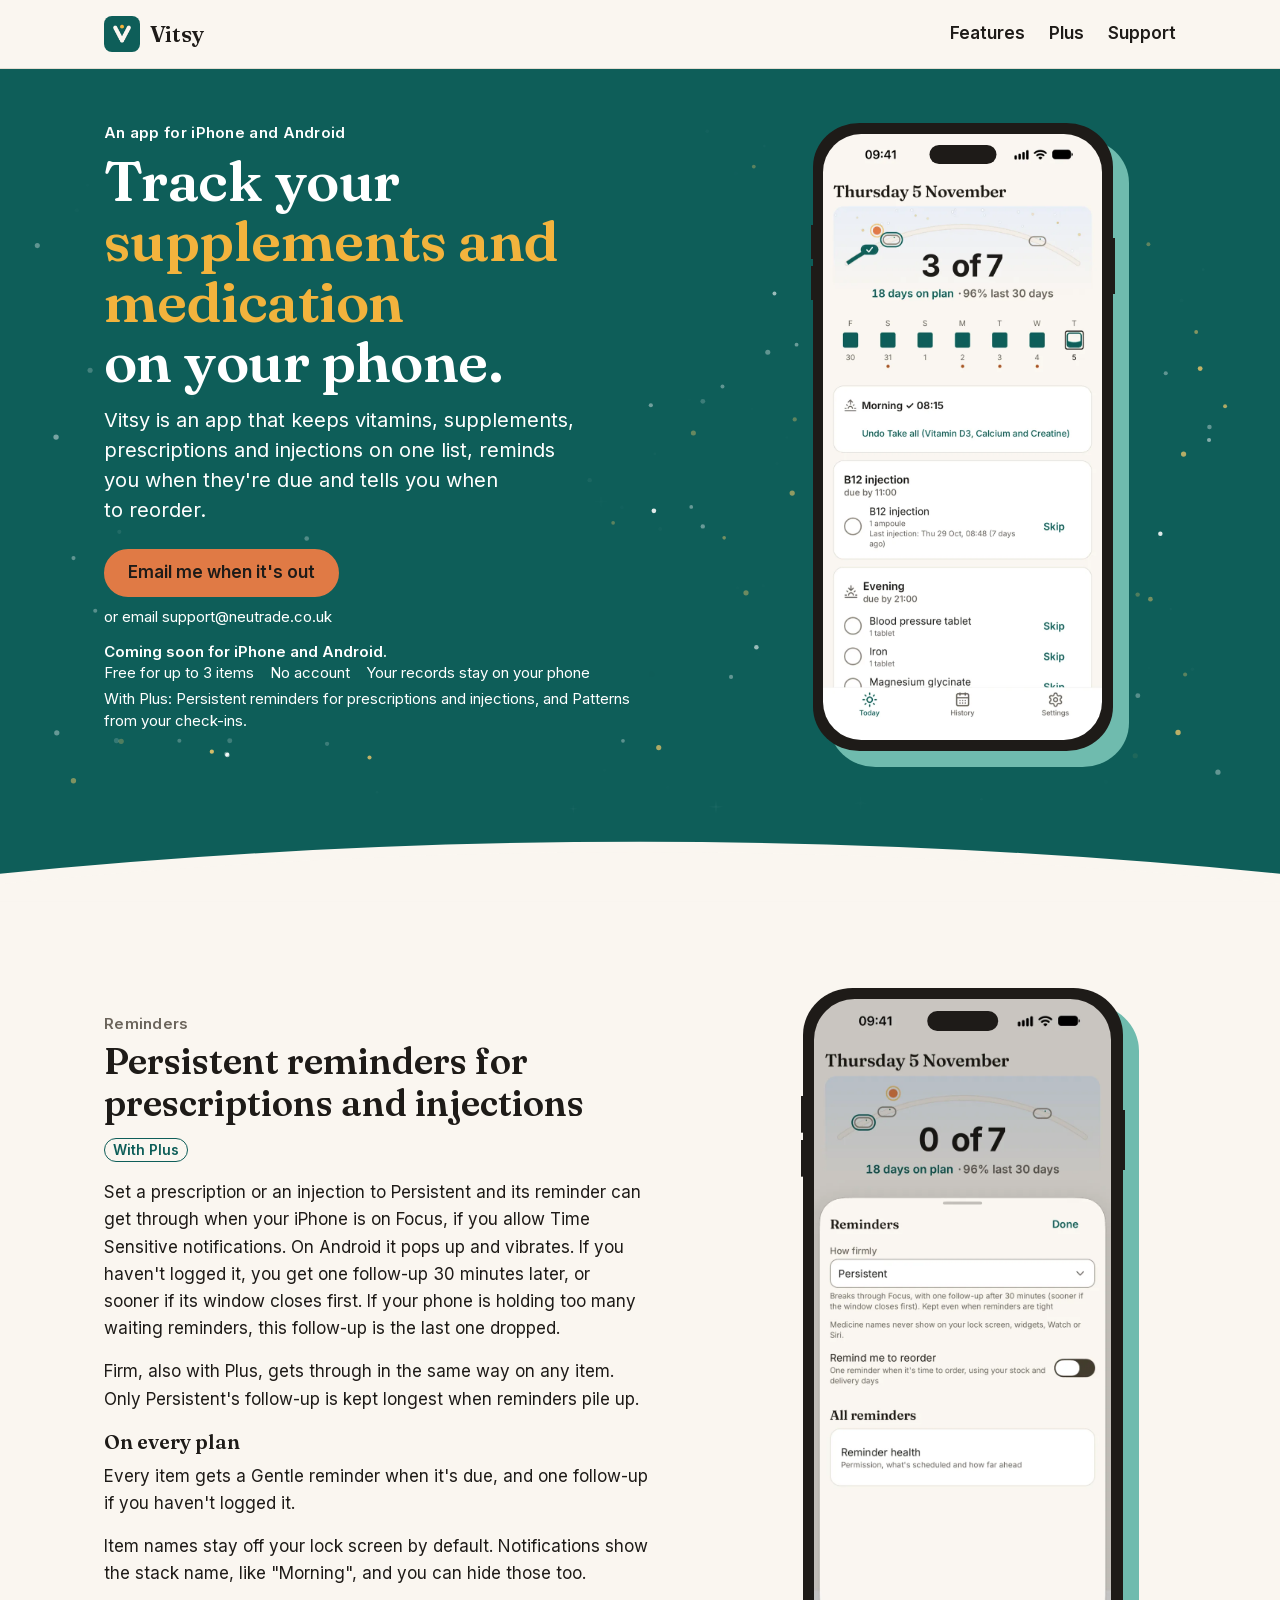
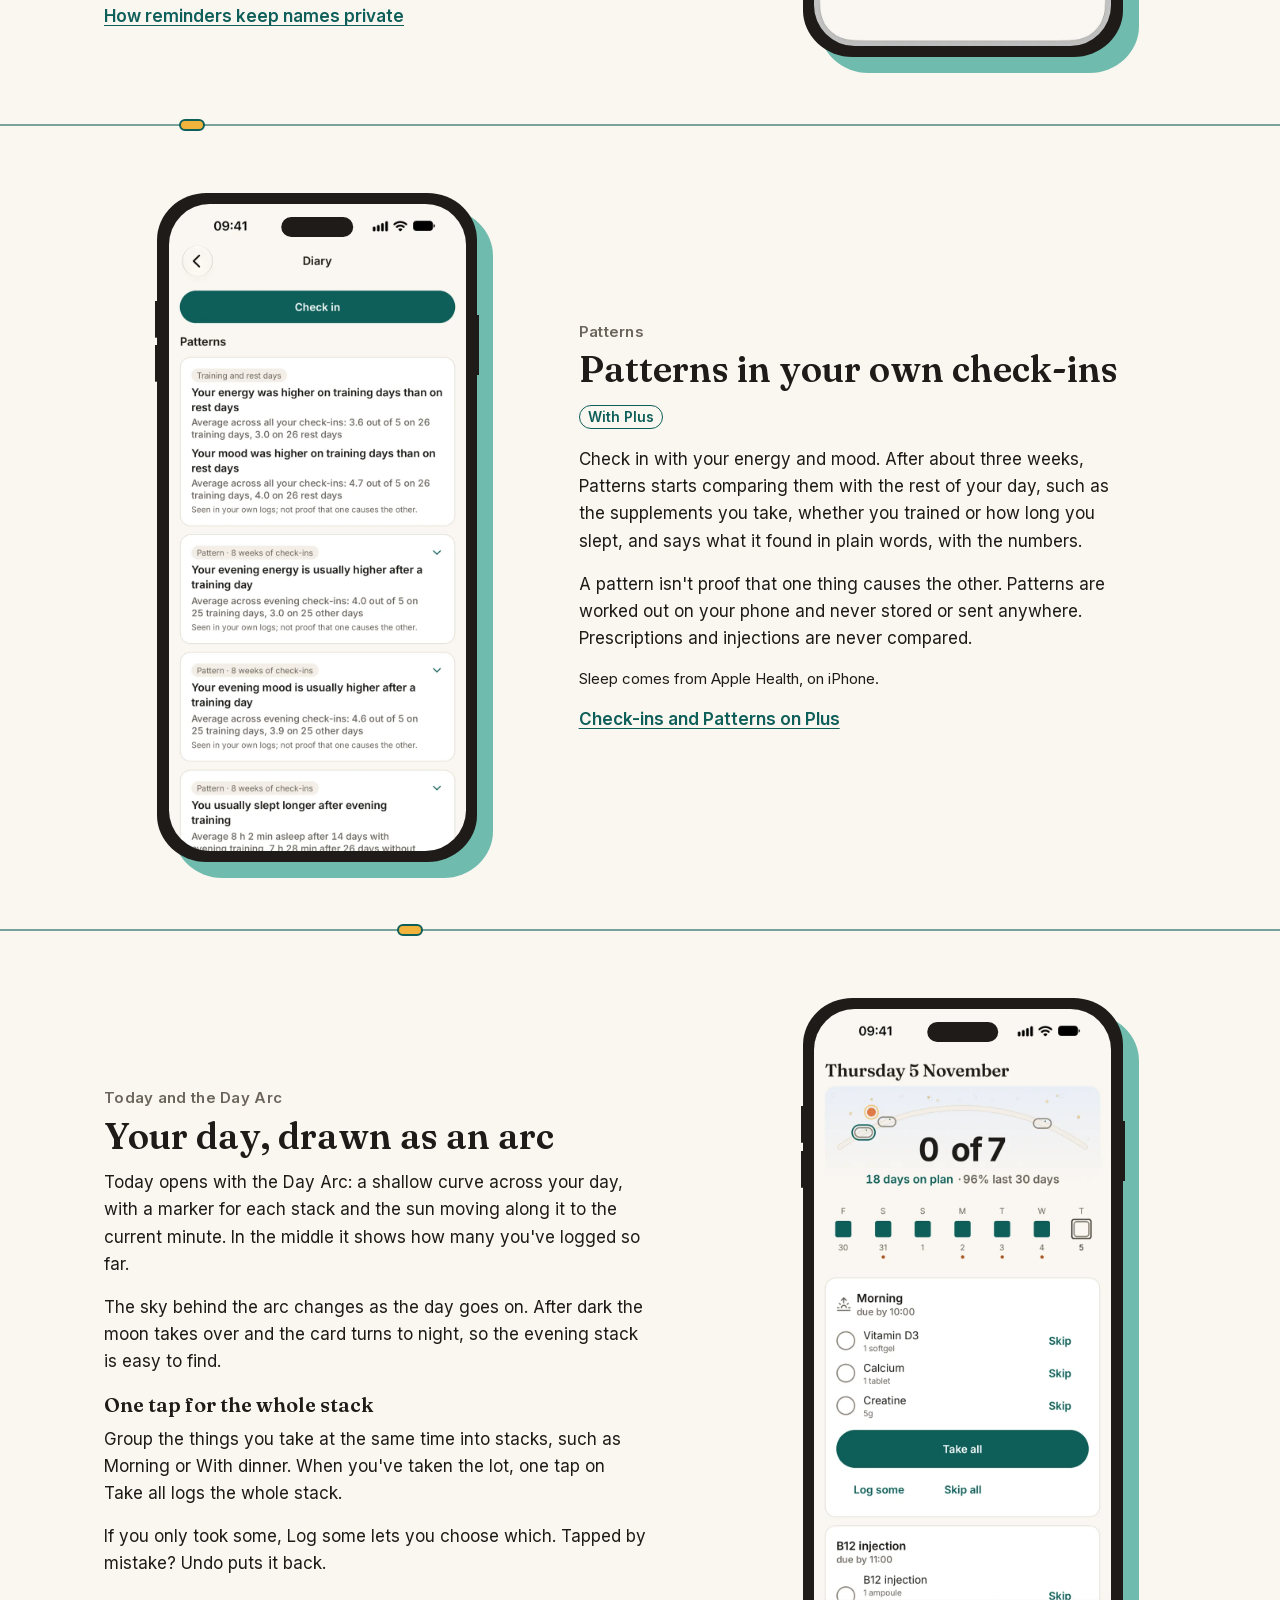
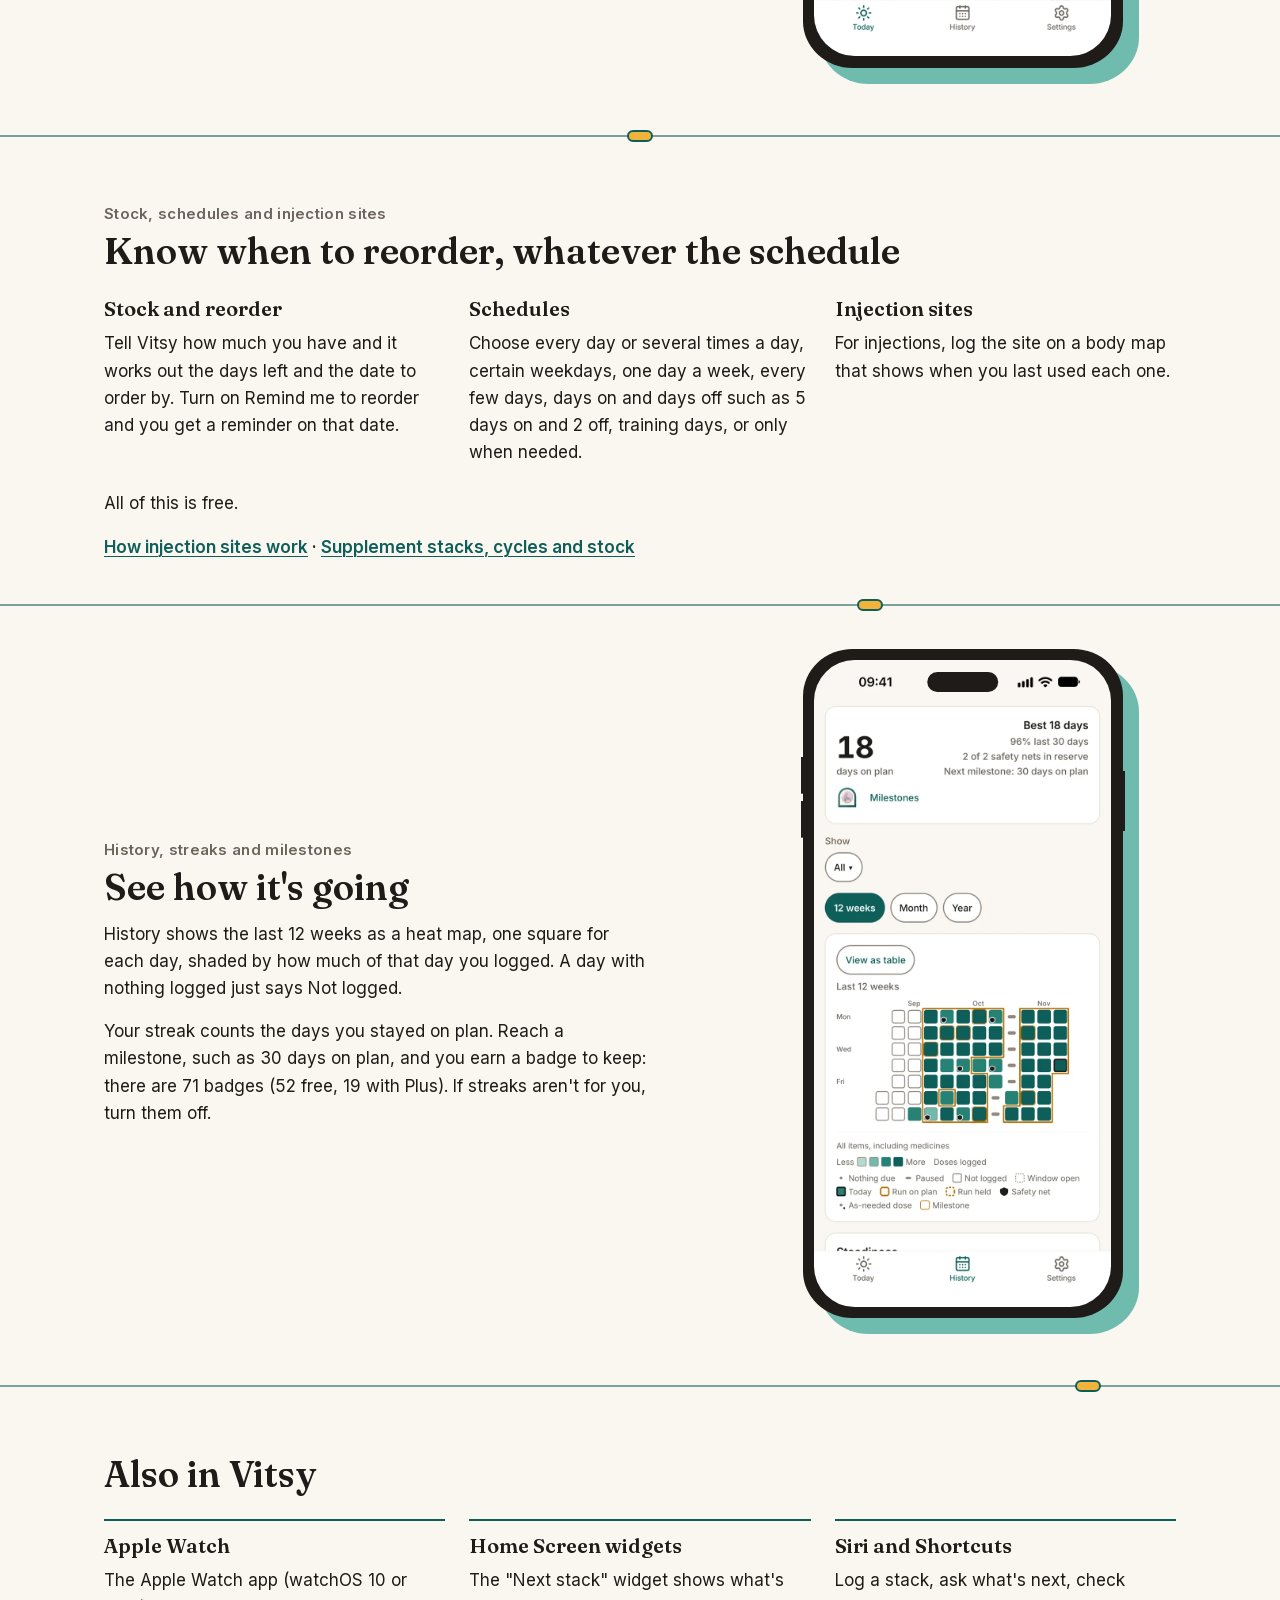
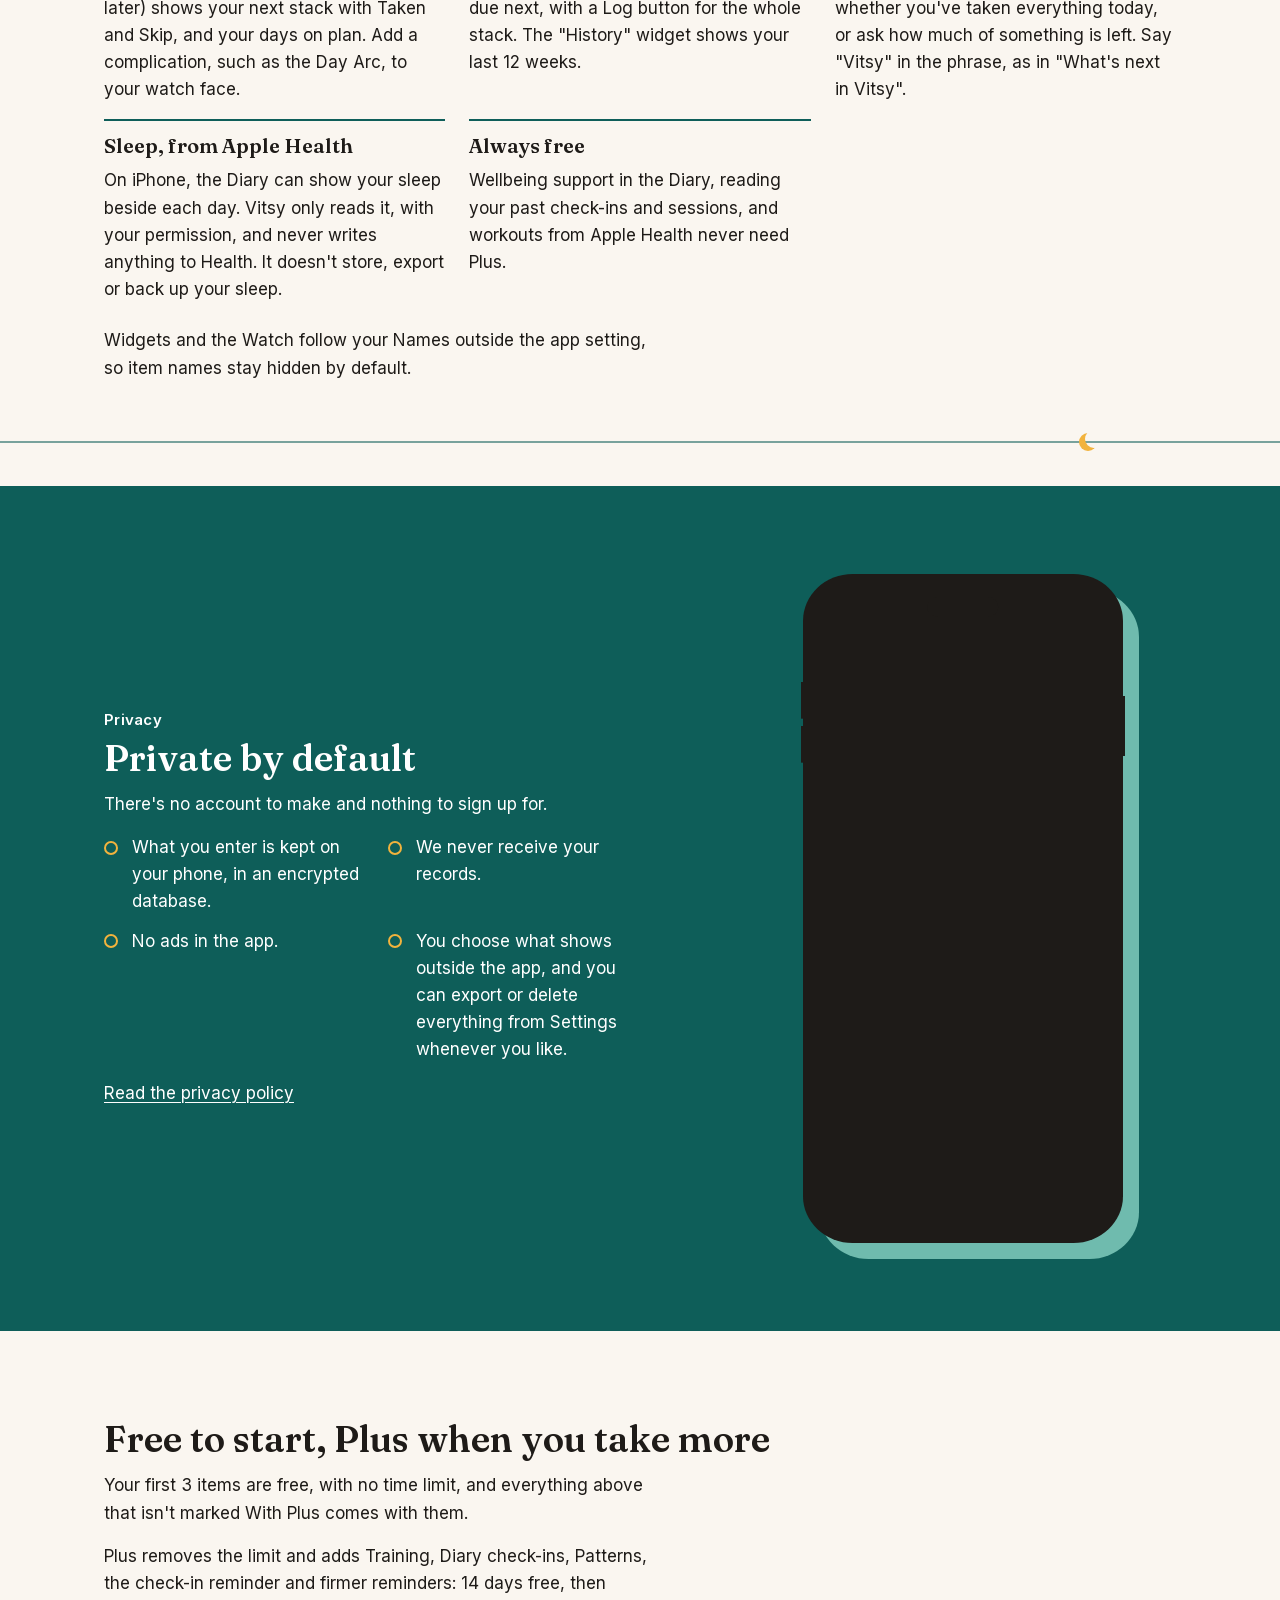
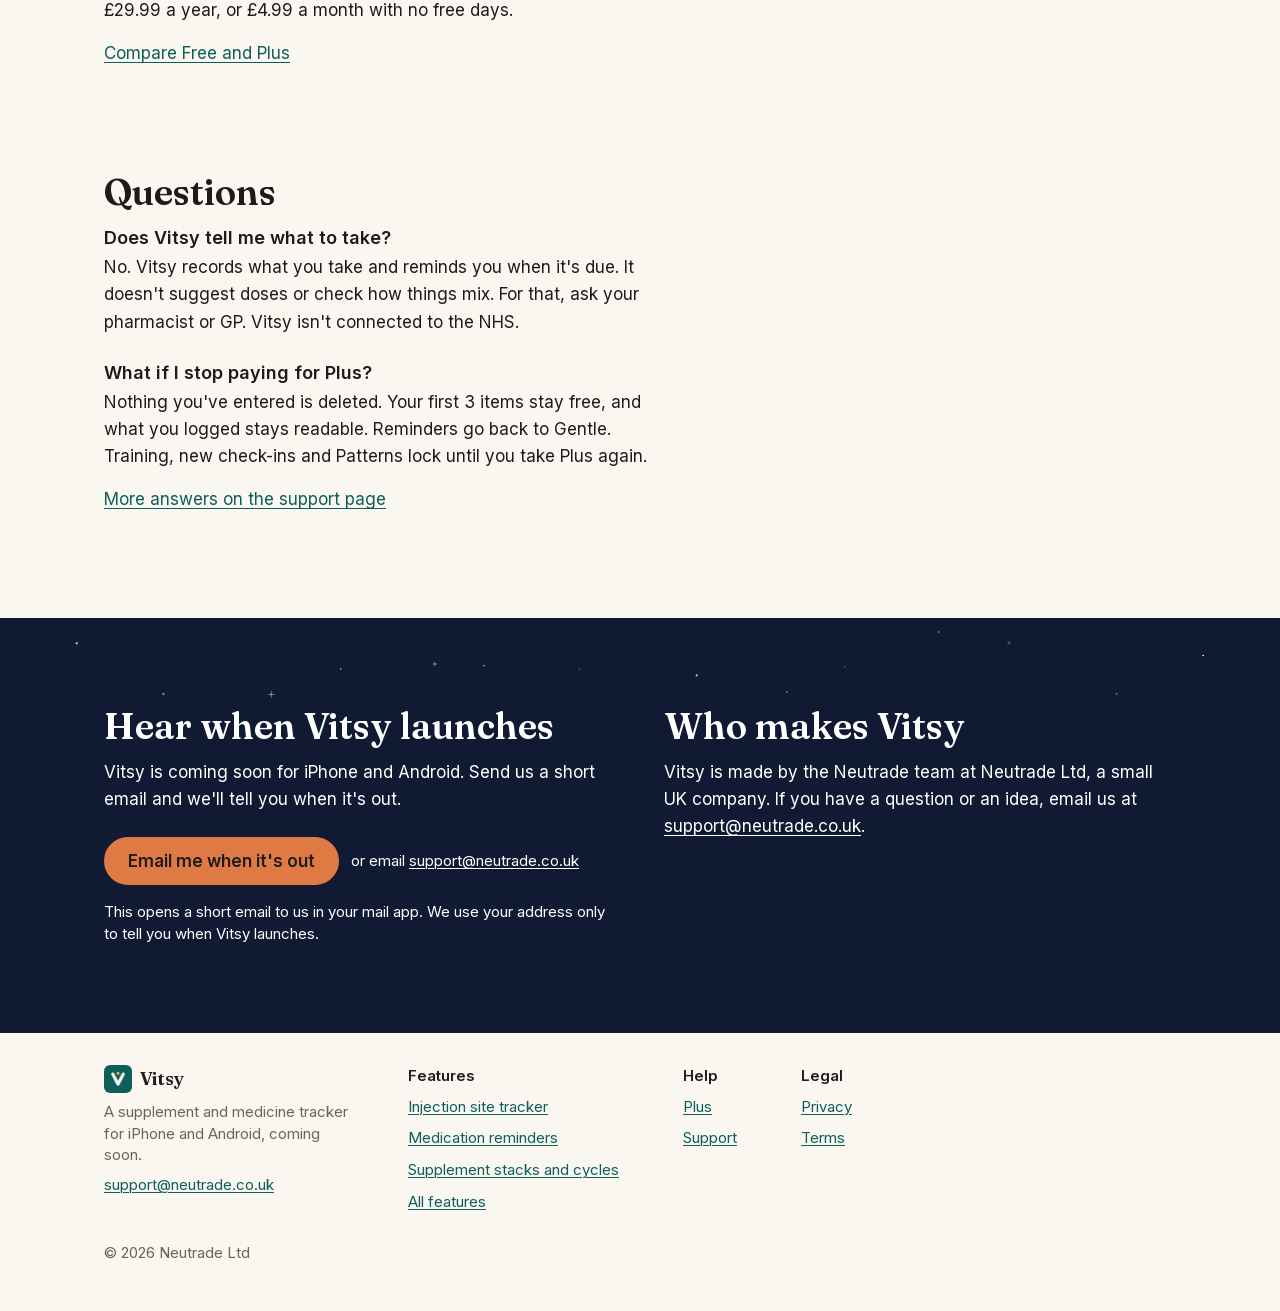
<file: index.html>
<!doctype html>
<html lang="en-GB" data-theme="light">
<head>
<meta charset="utf-8">
<meta http-equiv="Content-Security-Policy" content="default-src 'self'; script-src 'self'; style-src 'self'; img-src 'self'; font-src 'self'; connect-src 'none'; object-src 'none'; base-uri 'none'; form-action 'none'">
<meta name="viewport" content="width=device-width, initial-scale=1">
<title>Vitsy: supplement and medication tracker, no account</title>
<meta name="description" content="Vitamins, supplements, tablets and injections on one list, with reminders, stock and history. Free for up to 3 items. No account; data stays on your phone.">
<link rel="canonical" href="https://vitsy.app/">
<meta name="color-scheme" content="light">
<link rel="preload" href="/assets/fonts/fraunces-600.woff2" as="font" type="font/woff2" crossorigin>
<link rel="icon" href="/favicon.ico" sizes="48x48">
<link rel="icon" href="/assets/icon-192.png" type="image/png" sizes="192x192">
<link rel="apple-touch-icon" href="/apple-touch-icon.png">
<link rel="stylesheet" href="/assets/tokens.css">
<link rel="stylesheet" href="/assets/site.css">
<script src="/assets/sky.js" defer></script>
<meta property="og:type" content="website">
<meta property="og:site_name" content="Vitsy">
<meta property="og:locale" content="en_GB">
<meta property="og:title" content="Vitsy: track your supplements and medication on your phone">
<meta property="og:description" content="Supplements and medicines on one list, with reminders, stock and your history. Free for up to 3 items. No account needed.">
<meta property="og:url" content="https://vitsy.app/">
<meta property="og:image" content="https://vitsy.app/assets/og-vitsy.png">
<meta property="og:image:width" content="1200">
<meta property="og:image:height" content="630">
<meta property="og:image:alt" content="Track your supplements and medication on your phone: Vitsy's Today screen in a phone on Thursday 5 November, showing 3 of 7 logged, a B12 injection and a blood pressure tablet.">
<meta name="twitter:card" content="summary_large_image">
<meta name="twitter:image:alt" content="Track your supplements and medication on your phone: Vitsy's Today screen in a phone on Thursday 5 November, showing 3 of 7 logged, a B12 injection and a blood pressure tablet.">
<script type="application/ld+json">{"@context":"https://schema.org","@graph":[{"@type":"WebSite","@id":"https://vitsy.app/#website","name":"Vitsy","alternateName":["Vitsy app","vitsy.app"],"url":"https://vitsy.app/","inLanguage":"en-GB","publisher":{"@id":"https://vitsy.app/#org"}},{"@type":"Organization","@id":"https://vitsy.app/#org","name":"Neutrade Ltd","legalName":"Neutrade Ltd","email":"support@neutrade.co.uk","address":{"@type":"PostalAddress","addressCountry":"GB"},"brand":{"@type":"Brand","name":"Vitsy","logo":"https://vitsy.app/assets/icon-192.png"}},{"@type":"MobileApplication","@id":"https://vitsy.app/#app","name":"Vitsy","alternateName":"Vitsy: Supplement Tracker","url":"https://vitsy.app/","description":"Vitsy is an app that keeps vitamins, supplements, prescriptions and injections on one list, reminds you when they're due and tells you when to reorder.","applicationCategory":"HealthApplication","operatingSystem":"iOS, Android","offers":{"@type":"Offer","price":"0","priceCurrency":"GBP"},"publisher":{"@id":"https://vitsy.app/#org"},"image":"https://vitsy.app/assets/icon-192.png"},{"@type":"WebPage","@id":"https://vitsy.app/#webpage","url":"https://vitsy.app/","name":"Vitsy: supplement and medication tracker, no account","description":"Vitamins, supplements, tablets and injections on one list, with reminders, stock and history. Free for up to 3 items. No account; data stays on your phone.","inLanguage":"en-GB","isPartOf":{"@id":"https://vitsy.app/#website"},"about":{"@id":"https://vitsy.app/#app"}}]}</script>
</head>
<body>
<a class="skip" href="#main">Skip to content</a>
<header class="site-header">
  <div class="wrap">
    <a class="brand" href="/" aria-label="Vitsy home" aria-current="page"><img src="/assets/icon-128.png" width="36" height="36" alt=""><span class="brand-name">Vitsy</span></a>
    <nav class="site-nav" aria-label="Main">
      <ul>
        <li><a href="/#features">Features</a></li>
        <li><a href="/pricing/">Plus</a></li>
        <li><a href="/support/">Support</a></li>
      </ul>
    </nav>
  </div>
</header>

<main id="main" class="bands">
  <section id="hero" class="hero band band-teal" aria-labelledby="hero-title">
    <canvas class="hero-sky" aria-hidden="true"></canvas>
    <svg class="hero-ribbon" viewBox="0 0 1000 100" preserveAspectRatio="none" aria-hidden="true" focusable="false"><path d="M0 80 Q500 0 1000 80"/><path class="ribbon-fill" d="M0 80 Q500 0 1000 80 V102 H0 Z"/></svg>
    <div class="wrap hero-grid">
      <div class="hero-text">
        <p class="eyebrow" data-sky-avoid>An app for iPhone and Android</p>
        <h1 id="hero-title" data-sky-avoid>Track your <span class="highlight">supplements and medication</span> <span class="nowrap">on your phone.</span></h1>
        <p class="lead" data-sky-avoid>Vitsy is an app that keeps vitamins, supplements, prescriptions and injections on one list, reminds you when they're due and tells you when to reorder.</p>
        <div class="actions" data-sky-avoid>
          <a class="button secondary" href="mailto:support@neutrade.co.uk?subject=Vitsy%3A%20let%20me%20know%20when%20it%20launches&amp;body=Please%20email%20me%20when%20Vitsy%20is%20available.%20I%20use%3A%20iPhone%20%2F%20Android%20(delete%20as%20needed).">Email me when it's out</a>
          <p class="or-email">or email support@neutrade.co.uk</p>
        </div>
        <div class="proof" data-sky-avoid>
          <p class="availability">Coming soon for iPhone and Android.</p>
          <ul class="proof-list"><li>Free for up to 3 items</li><li>No account</li><li>Your records stay on your phone</li></ul>
          <p class="proof-plus">With Plus: Persistent reminders for prescriptions and injections, and Patterns from your check-ins.</p>
        </div>
      </div>
      <figure class="hero-shot" data-sky-avoid>
        <div class="phone">
          <img class="screen" src="/assets/screens/today-medicines-light.webp" width="750" height="1629" fetchpriority="high" alt="Today on Thursday 5 November: the Day Arc at 3 of 7 with the Morning marker ticked, 18 days on plan and 96% over the last 30 days, the Morning stack done at 08:15 with a line to undo Take all for Vitamin D3, Calcium and Creatine, the B12 injection due by 11:00, and the Evening stack due by 21:00 with a Blood pressure tablet, Iron and Magnesium glycinate.">
        </div>
      </figure>
    </div>
  </section>

  <div id="features" class="chapters">
    <section id="reminders" class="band band-after-breakout chapter has-horizon" aria-labelledby="reminders-title">
      <div class="wrap chapter-grid split">
        <div class="text">
          <p class="eyebrow">Reminders</p>
          <h2 id="reminders-title">Persistent reminders for prescriptions and injections</h2>
          <p><span class="plus-label">With Plus</span></p>
          <p>Set a prescription or an injection to Persistent and its reminder can get through when your iPhone is on Focus, if you allow Time Sensitive notifications. On Android it pops up and vibrates. If you haven't logged it, you get one follow-up 30 minutes later, or sooner if its window closes first. If your phone is holding too many waiting reminders, this follow-up is the last one dropped.</p>
          <p>Firm, also with Plus, gets through in the same way on any item. Only Persistent's follow-up is kept longest when reminders pile up.</p>
          <h3>On every plan</h3>
          <p>Every item gets a Gentle reminder when it's due, and one follow-up if you haven't logged it.</p>
          <p>Item names stay off your lock screen by default. Notifications show the stack name, like "Morning", and you can hide those too.</p>
          <p class="more-link"><a href="/medication-reminders/">How reminders keep names private</a></p>
        </div>
        <figure class="shot">
          <div class="phone">
            <img class="screen" src="/assets/screens/reminders-persistent-light.webp" width="750" height="1629" loading="lazy" alt="A medicine's Reminders sheet over Today dimmed at 0 of 7: How firmly: Persistent, which breaks through Focus, with one follow-up after 30 minutes, sooner if the window closes first, and is kept even when reminders are tight; a line saying medicine names never show on your lock screen, widgets, Watch or Siri; Remind me to reorder; and Reminder health.">
          </div>
        </figure>
      </div>
      <div class="seam seam--1" aria-hidden="true">
        <svg class="horizon" aria-hidden="true" focusable="false" viewBox="0 0 1000 40" preserveAspectRatio="none"><path class="horizon-line" d="M0 20 L1000 20"/></svg>
        <span class="horizon-marker horizon-marker--1"></span>
      </div>
    </section>

    <section id="patterns" class="band chapter has-horizon chapter--flip" aria-labelledby="patterns-title">
      <div class="wrap chapter-grid split">
        <div class="text">
          <p class="eyebrow">Patterns</p>
          <h2 id="patterns-title">Patterns in your own check-ins</h2>
          <p><span class="plus-label">With Plus</span></p>
          <p>Check in with your energy and mood. After about three weeks, Patterns starts comparing them with the rest of your day, such as the supplements you take, whether you trained or how long you slept, and says what it found in plain words, with the numbers.</p>
          <p>A pattern isn't proof that one thing causes the other. Patterns are worked out on your phone and never stored or sent anywhere. Prescriptions and injections are never compared.</p>
          <p class="small">Sleep comes from Apple Health, on iPhone.</p>
          <p class="more-link"><a href="/pricing/#check-ins">Check-ins and Patterns on Plus</a></p>
        </div>
        <figure class="shot">
          <div class="phone">
            <img class="screen" src="/assets/screens/diary-patterns-light.webp" width="750" height="1629" loading="lazy" alt="Diary Patterns from your own check-ins: energy and mood were higher on training days than on rest days, evening energy and evening mood are usually higher after a training day, and you usually slept longer after evening training. The first three note that it is not proof that one causes the other.">
          </div>
        </figure>
      </div>
      <div class="seam seam--2" aria-hidden="true">
        <svg class="horizon" aria-hidden="true" focusable="false" viewBox="0 0 1000 40" preserveAspectRatio="none"><path class="horizon-line" d="M0 20 L1000 20"/></svg>
        <span class="horizon-marker horizon-marker--2"></span>
      </div>
    </section>

    <section id="today" class="band chapter has-horizon" aria-labelledby="today-title">
      <div class="wrap chapter-grid split">
        <div class="text">
          <p class="eyebrow">Today and the Day Arc</p>
          <h2 id="today-title">Your day, drawn as an arc</h2>
          <p>Today opens with the Day Arc: a shallow curve across your day, with a marker for each stack and the sun moving along it to the current minute. In the middle it shows how many you've logged so far.</p>
          <p>The sky behind the arc changes as the day goes on. After dark the moon takes over and the card turns to night, so the evening stack is easy to find.</p>
          <h3 id="stacks">One tap for the whole stack</h3>
          <p>Group the things you take at the same time into stacks, such as Morning or With dinner. When you've taken the lot, one tap on Take all logs the whole stack.</p>
          <p>If you only took some, Log some lets you choose which. Tapped by mistake? Undo puts it back.</p>
        </div>
        <figure class="shot">
          <div class="phone">
            <img class="screen" src="/assets/screens/today-morning-light.webp" width="750" height="1629" loading="lazy" alt="Today before the first stack: the sun low on the left of the Day Arc, 0 of 7 logged, and the Morning stack of Vitamin D3, Calcium and Creatine due by 10:00, with Take all, Log some and Skip all.">
          </div>
        </figure>
      </div>
      <div class="seam seam--3" aria-hidden="true">
        <svg class="horizon" aria-hidden="true" focusable="false" viewBox="0 0 1000 40" preserveAspectRatio="none"><path class="horizon-line" d="M0 20 L1000 20"/></svg>
        <span class="horizon-marker horizon-marker--3"></span>
      </div>
    </section>

    <section id="stock" class="band chapter has-horizon" aria-labelledby="stock-title">
      <div class="wrap chapter-grid">
        <div class="text wide">
          <p class="eyebrow">Stock, schedules and injection sites</p>
          <h2 id="stock-title">Know when to reorder, whatever the schedule</h2>
          <div class="trio">
            <div>
              <h3>Stock and reorder</h3>
              <p>Tell Vitsy how much you have and it works out the days left and the date to order by. Turn on Remind me to reorder and you get a reminder on that date.</p>
            </div>
            <div>
              <h3>Schedules</h3>
              <p>Choose every day or several times a day, certain weekdays, one day a week, every few days, days on and days off such as 5 days on and 2 off, training days, or only when needed.</p>
            </div>
            <div>
              <h3>Injection sites</h3>
              <p>For injections, log the site on a body map that shows when you last used each one.</p>
            </div>
          </div>
          <p>All of this is free.</p>
          <p class="more-link"><a href="/injection-site-tracker/">How injection sites work</a> &middot; <a href="/supplement-tracker/">Supplement stacks, cycles and stock</a></p>
        </div>
      </div>
      <div class="seam seam--4" aria-hidden="true">
        <svg class="horizon" aria-hidden="true" focusable="false" viewBox="0 0 1000 40" preserveAspectRatio="none"><path class="horizon-line" d="M0 20 L1000 20"/></svg>
        <span class="horizon-marker horizon-marker--4"></span>
      </div>
    </section>

    <section id="history" class="band chapter has-horizon" aria-labelledby="history-title">
      <div class="wrap chapter-grid split">
        <div class="text">
          <p class="eyebrow">History, streaks and milestones</p>
          <h2 id="history-title">See how it's going</h2>
          <p>History shows the last 12 weeks as a heat map, one square for each day, shaded by how much of that day you logged. A day with nothing logged just says Not logged.</p>
          <p>Your streak counts the days you stayed on plan. Reach a milestone, such as 30 days on plan, and you earn a badge to keep: there are 71 badges (52 free, 19 with Plus). If streaks aren't for you, turn them off.</p>
        </div>
        <figure class="shot">
          <div class="phone">
            <img class="screen" src="/assets/screens/history-heatmap-light.webp" width="750" height="1629" loading="lazy" alt="History: 18 days on plan, a best of 18 days, 96% over the last 30 days, 2 of 2 safety nets in reserve and the next milestone at 30 days, then a 12-week heat map with runs on plan outlined.">
          </div>
        </figure>
      </div>
      <div class="seam seam--5" aria-hidden="true">
        <svg class="horizon" aria-hidden="true" focusable="false" viewBox="0 0 1000 40" preserveAspectRatio="none"><path class="horizon-line" d="M0 20 L1000 20"/></svg>
        <span class="horizon-marker horizon-marker--5"></span>
      </div>
    </section>

    <section id="more" class="band chapter has-horizon" aria-labelledby="more-title">
      <div class="wrap">
        <h2 id="more-title">Also in Vitsy</h2>
        <ul class="more-grid">
          <li id="watch" class="more-item">
            <h3>Apple Watch</h3>
            <p>The Apple Watch app (watchOS 10 or later) shows your next stack with Taken and Skip, and your days on plan. Add a complication, such as the Day Arc, to your watch face.</p>
          </li>
          <li class="more-item">
            <h3>Home Screen widgets</h3>
            <p>The "Next stack" widget shows what's due next, with a Log button for the whole stack. The "History" widget shows your last 12 weeks.</p>
          </li>
          <li class="more-item">
            <h3>Siri and Shortcuts</h3>
            <p>Log a stack, ask what's next, check whether you've taken everything today, or ask how much of something is left. Say "Vitsy" in the phrase, as in "What's next in Vitsy".</p>
          </li>
          <li id="sleep" class="more-item">
            <h3>Sleep, from Apple Health</h3>
            <p>On iPhone, the Diary can show your sleep beside each day. Vitsy only reads it, with your permission, and never writes anything to Health. It doesn't store, export or back up your sleep.</p>
          </li>
          <li class="more-item">
            <h3>Always free</h3>
            <p>Wellbeing support in the Diary, reading your past check-ins and sessions, and workouts from Apple Health never need Plus.</p>
          </li>
        </ul>
        <p>Widgets and the Watch follow your Names outside the app setting, so item names stay hidden by default.</p>
      </div>
      <div class="seam seam--6" aria-hidden="true">
        <svg class="horizon" aria-hidden="true" focusable="false" viewBox="0 0 1000 40" preserveAspectRatio="none"><path class="horizon-line" d="M0 20 L1000 20"/></svg>
        <span class="horizon-moon"></span>
      </div>
    </section>
  </div>

  <section id="privacy" class="band band-teal chapter" aria-labelledby="privacy-title">
    <div class="wrap chapter-grid split">
      <div class="text">
        <p class="eyebrow">Privacy</p>
        <h2 id="privacy-title">Private by default</h2>
        <p>There's no account to make and nothing to sign up for.</p>
        <ul class="facts">
          <li>What you enter is kept on your phone, in an encrypted database.</li>
          <li>We never receive your records.</li>
          <li>No ads in the app.</li>
          <li>You choose what shows outside the app, and you can export or delete everything from Settings whenever you like.</li>
        </ul>
        <p><a href="/privacy/">Read the privacy policy</a></p>
      </div>
      <figure class="shot breakout">
        <div class="phone">
          <img class="screen" src="/assets/screens/privacy-light.webp" width="750" height="1630" loading="lazy" alt="Settings: the Reminder health row, then Names outside the app: Show names, Stack names only or Hide all names, for the lock screen and notifications; Widgets, which follow that setting; and a Diary section with the Check-in reminder and Your tags.">
        </div>
      </figure>
    </div>
  </section>

  <section id="plus" class="band band-after-breakout" aria-labelledby="plus-summary-title">
    <div class="wrap">
      <h2 id="plus-summary-title">Free to start, Plus when you take more</h2>
      <p>Your first 3 items are free, with no time limit, and everything above that isn't marked With Plus comes with them.</p>
      <p>Plus removes the limit and adds <span id="training">Training</span>, <span id="diary">Diary check-ins</span>, Patterns, the check-in reminder and firmer reminders: 14 days free, then &pound;29.99 a year, or &pound;4.99 a month with no free days.</p>
      <p><a href="/pricing/">Compare Free and Plus</a></p>
    </div>
  </section>

  <section id="questions" class="band" aria-labelledby="questions-title">
    <div class="wrap-narrow">
      <h2 id="questions-title">Questions</h2>
      <dl class="faq">
        <dt>Does Vitsy tell me what to take?</dt>
        <dd>No. Vitsy records what you take and reminds you when it's due. It doesn't suggest doses or check how things mix. For that, ask your pharmacist or GP. Vitsy isn't connected to the NHS.</dd>
        <dt>What if I stop paying for Plus?</dt>
        <dd>Nothing you've entered is deleted. Your first 3 items stay free, and what you logged stays readable. Reminders go back to Gentle. Training, new check-ins and Patterns lock until you take Plus again.</dd>
      </dl>
      <p><a href="/support/">More answers on the support page</a></p>
    </div>
  </section>

  <div id="get" class="band band-night">
    <canvas class="night-sky" aria-hidden="true"></canvas>
    <svg class="night-stars" aria-hidden="true" focusable="false" fill="currentColor"><svg x="78.83%" y="28.29%" overflow="visible"><path d="M2.88 0L0.45 0.45L0 2.88L-0.45 0.45L-2.88 0L-0.45 -0.45L0 -2.88L0.45 -0.45Z" fill-opacity="0.37"/></svg><svg x="21.19%" y="86.82%" overflow="visible"><path d="M4.43 0L0.69 0.69L0 4.43L-0.69 0.69L-4.43 0L-0.69 -0.69L0 -4.43L0.69 -0.69Z" fill-opacity="0.48"/></svg><svg x="33.97%" y="52.23%" overflow="visible"><path d="M3.05 0L0.47 0.47L0 3.05L-0.47 0.47L-3.05 0L-0.47 -0.47L0 -3.05L0.47 -0.47Z" fill-opacity="0.6"/></svg><circle cx="26.61%" cy="57.85%" r="0.81" fill-opacity="0.61"/><circle cx="73.33%" cy="15.96%" r="1.16" fill-opacity="0.35"/><circle cx="37.82%" cy="54.3%" r="0.79" fill-opacity="0.77"/><circle cx="66.01%" cy="55.42%" r="0.73" fill-opacity="0.37"/><circle cx="6%" cy="28.67%" r="1.24" fill-opacity="0.61"/><circle cx="87.23%" cy="86.13%" r="1" fill-opacity="0.35"/><circle cx="12.77%" cy="86.42%" r="1.24" fill-opacity="0.44"/><circle cx="61.47%" cy="84.26%" r="0.8" fill-opacity="0.53"/><circle cx="54.43%" cy="65.28%" r="1.11" fill-opacity="0.73"/><circle cx="94%" cy="42.58%" r="0.82" fill-opacity="0.97"/><circle cx="45.27%" cy="57.97%" r="0.77" fill-opacity="0.36"/></svg>
    <div class="wrap closing-grid">
      <section id="register" aria-labelledby="get-title">
        <h2 id="get-title" data-sky-avoid>Hear when Vitsy launches</h2>
        <p data-sky-avoid>Vitsy is coming soon for iPhone and Android. Send us a short email and we'll tell you when it's out.</p>
        <div class="actions">
          <a class="button secondary" href="mailto:support@neutrade.co.uk?subject=Vitsy%3A%20let%20me%20know%20when%20it%20launches&amp;body=Please%20email%20me%20when%20Vitsy%20is%20available.%20I%20use%3A%20iPhone%20%2F%20Android%20(delete%20as%20needed)." data-sky-avoid>Email me when it's out</a>
          <p class="or-email" data-sky-avoid>or email <a href="mailto:support@neutrade.co.uk">support@neutrade.co.uk</a></p>
        </div>
        <p class="small" data-sky-avoid>This opens a short email to us in your mail app. We use your address only to tell you when Vitsy launches.</p>
      </section>
      <section id="maker" aria-labelledby="maker-title">
        <h2 id="maker-title" data-sky-avoid>Who makes Vitsy</h2>
        <p data-sky-avoid>Vitsy is made by the Neutrade team at Neutrade Ltd, a small UK company. If you have a question or an idea, email us at <a href="mailto:support@neutrade.co.uk">support@neutrade.co.uk</a>.</p>
      </section>
    </div>
  </div>
</main>

<footer class="site-footer">
  <div class="wrap footer-grid">
    <div class="footer-about">
      <p class="footer-brand"><img src="/assets/icon-128.png" width="28" height="28" alt="">Vitsy</p>
      <p>A supplement and medicine tracker for iPhone and Android, coming soon.</p>
      <p class="footer-mail"><a href="mailto:support@neutrade.co.uk">support@neutrade.co.uk</a></p>
    </div>
    <nav class="footer-nav" aria-label="Footer">
      <div>
        <p class="footer-title" id="footer-features">Features</p>
        <ul id="footer-features-list" aria-labelledby="footer-features">
          <li><a href="/injection-site-tracker/">Injection site tracker</a></li>
          <li><a href="/medication-reminders/">Medication reminders</a></li>
          <li><a href="/supplement-tracker/">Supplement stacks and cycles</a></li>
          <li><a href="/#features">All features</a></li>
        </ul>
      </div>
      <div>
        <p class="footer-title" id="footer-help">Help</p>
        <ul aria-labelledby="footer-help">
          <li><a href="/pricing/">Plus</a></li>
          <li><a href="/support/">Support</a></li>
        </ul>
      </div>
      <div>
        <p class="footer-title" id="footer-legal">Legal</p>
        <ul aria-labelledby="footer-legal">
          <li><a href="/privacy/">Privacy</a></li>
          <li><a href="/terms/">Terms</a></li>
        </ul>
      </div>
    </nav>
    <p class="footer-legal">&copy; 2026 Neutrade Ltd</p>
  </div>
</footer>
</body>
</html>
</file>
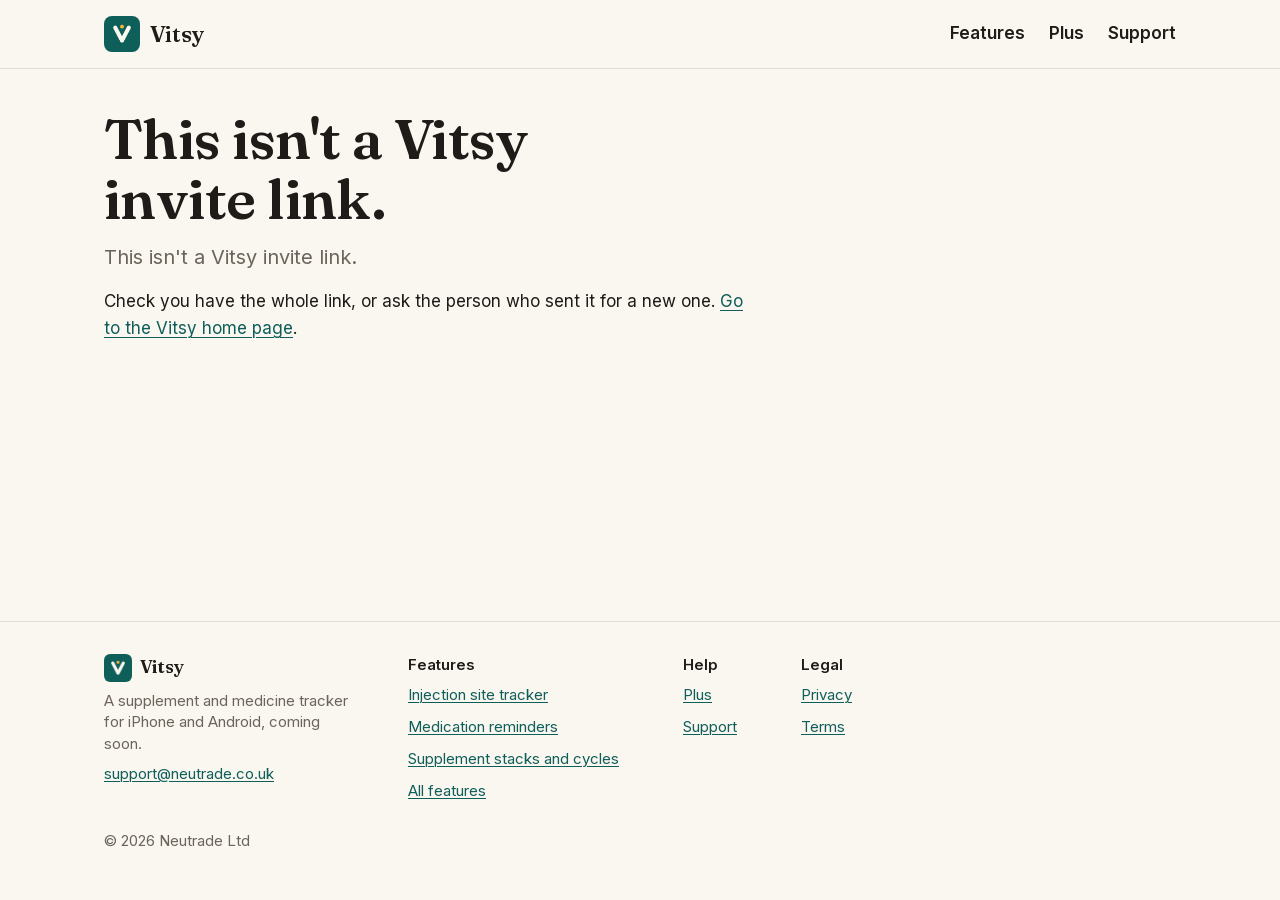
<file: i/index.html>
<!doctype html>
<html lang="en-GB" data-theme="light">
<head>
<meta charset="utf-8">
<meta http-equiv="Content-Security-Policy" content="default-src 'self'; script-src 'self'; style-src 'self'; img-src 'self'; font-src 'self'; connect-src 'none'; object-src 'none'; base-uri 'none'; form-action 'none'">
<meta name="viewport" content="width=device-width, initial-scale=1">
<title>Vitsy invite</title>
<meta name="description" content="A Vitsy invite link. Open it on your phone with Vitsy installed.">
<meta name="robots" content="noindex">
<meta name="referrer" content="no-referrer">
<meta name="color-scheme" content="light">
<link rel="preload" href="/assets/fonts/fraunces-600.woff2" as="font" type="font/woff2" crossorigin>
<link rel="icon" href="/favicon.ico" sizes="48x48">
<link rel="icon" href="/assets/icon-192.png" type="image/png" sizes="192x192">
<link rel="apple-touch-icon" href="/apple-touch-icon.png">
<link rel="stylesheet" href="/assets/tokens.css">
<link rel="stylesheet" href="/assets/site.css">
<script src="/assets/invite.js" defer></script>
</head>
<body>
<a class="skip" href="#main">Skip to content</a>
<header class="site-header">
  <div class="wrap">
    <a class="brand" href="/" aria-label="Vitsy home"><img src="/assets/icon-128.png" width="36" height="36" alt=""><span class="brand-name">Vitsy</span></a>
    <nav class="site-nav" aria-label="Main">
      <ul>
        <li><a href="/#features">Features</a></li>
        <li><a href="/pricing/">Plus</a></li>
        <li><a href="/support/">Support</a></li>
      </ul>
    </nav>
  </div>
</header>

<main id="main" class="wrap page prose">
  <h1 id="page-title">Vitsy invite</h1>
  <div id="page-default">
    <p class="lead">This page opens Vitsy invite links.</p>
    <noscript>
      <p>To open a Vitsy invite, open this link on your phone with Vitsy installed. Without JavaScript, this page can only say that much.</p>
    </noscript>
  </div>
  <div id="invite-valid" hidden>
    <p class="lead">Someone has sent you a Vitsy invite. If you have the app on this phone, open the invite in it.</p>
    <div class="actions">
      <a class="button" id="invite-open" href="/">Open in Vitsy</a>
      <!-- "About Vitsy" while the store listings say coming soon; change back to "Get Vitsy" with the store links (site/README.md). -->
      <a class="button outline" href="/">About Vitsy</a>
    </div>
    <p class="muted">Invite links work for 14 days, and the person who sent one can turn it off at any time.</p>
  </div>
  <div id="invite-invalid" hidden>
    <p class="lead">This isn't a Vitsy invite link.</p>
    <p>Check you have the whole link, or ask the person who sent it for a new one. <a href="/">Go to the Vitsy home page</a>.</p>
  </div>
</main>

<footer class="site-footer">
  <div class="wrap footer-grid">
    <div class="footer-about">
      <p class="footer-brand"><img src="/assets/icon-128.png" width="28" height="28" alt="">Vitsy</p>
      <p>A supplement and medicine tracker for iPhone and Android, coming soon.</p>
      <p class="footer-mail"><a href="mailto:support@neutrade.co.uk">support@neutrade.co.uk</a></p>
    </div>
    <nav class="footer-nav" aria-label="Footer">
      <div>
        <p class="footer-title" id="footer-features">Features</p>
        <ul id="footer-features-list" aria-labelledby="footer-features">
          <li><a href="/injection-site-tracker/">Injection site tracker</a></li>
          <li><a href="/medication-reminders/">Medication reminders</a></li>
          <li><a href="/supplement-tracker/">Supplement stacks and cycles</a></li>
          <li><a href="/#features">All features</a></li>
        </ul>
      </div>
      <div>
        <p class="footer-title" id="footer-help">Help</p>
        <ul aria-labelledby="footer-help">
          <li><a href="/pricing/">Plus</a></li>
          <li><a href="/support/">Support</a></li>
        </ul>
      </div>
      <div>
        <p class="footer-title" id="footer-legal">Legal</p>
        <ul aria-labelledby="footer-legal">
          <li><a href="/privacy/">Privacy</a></li>
          <li><a href="/terms/">Terms</a></li>
        </ul>
      </div>
    </nav>
    <p class="footer-legal">&copy; 2026 Neutrade Ltd</p>
  </div>
</footer>
</body>
</html>
</file>
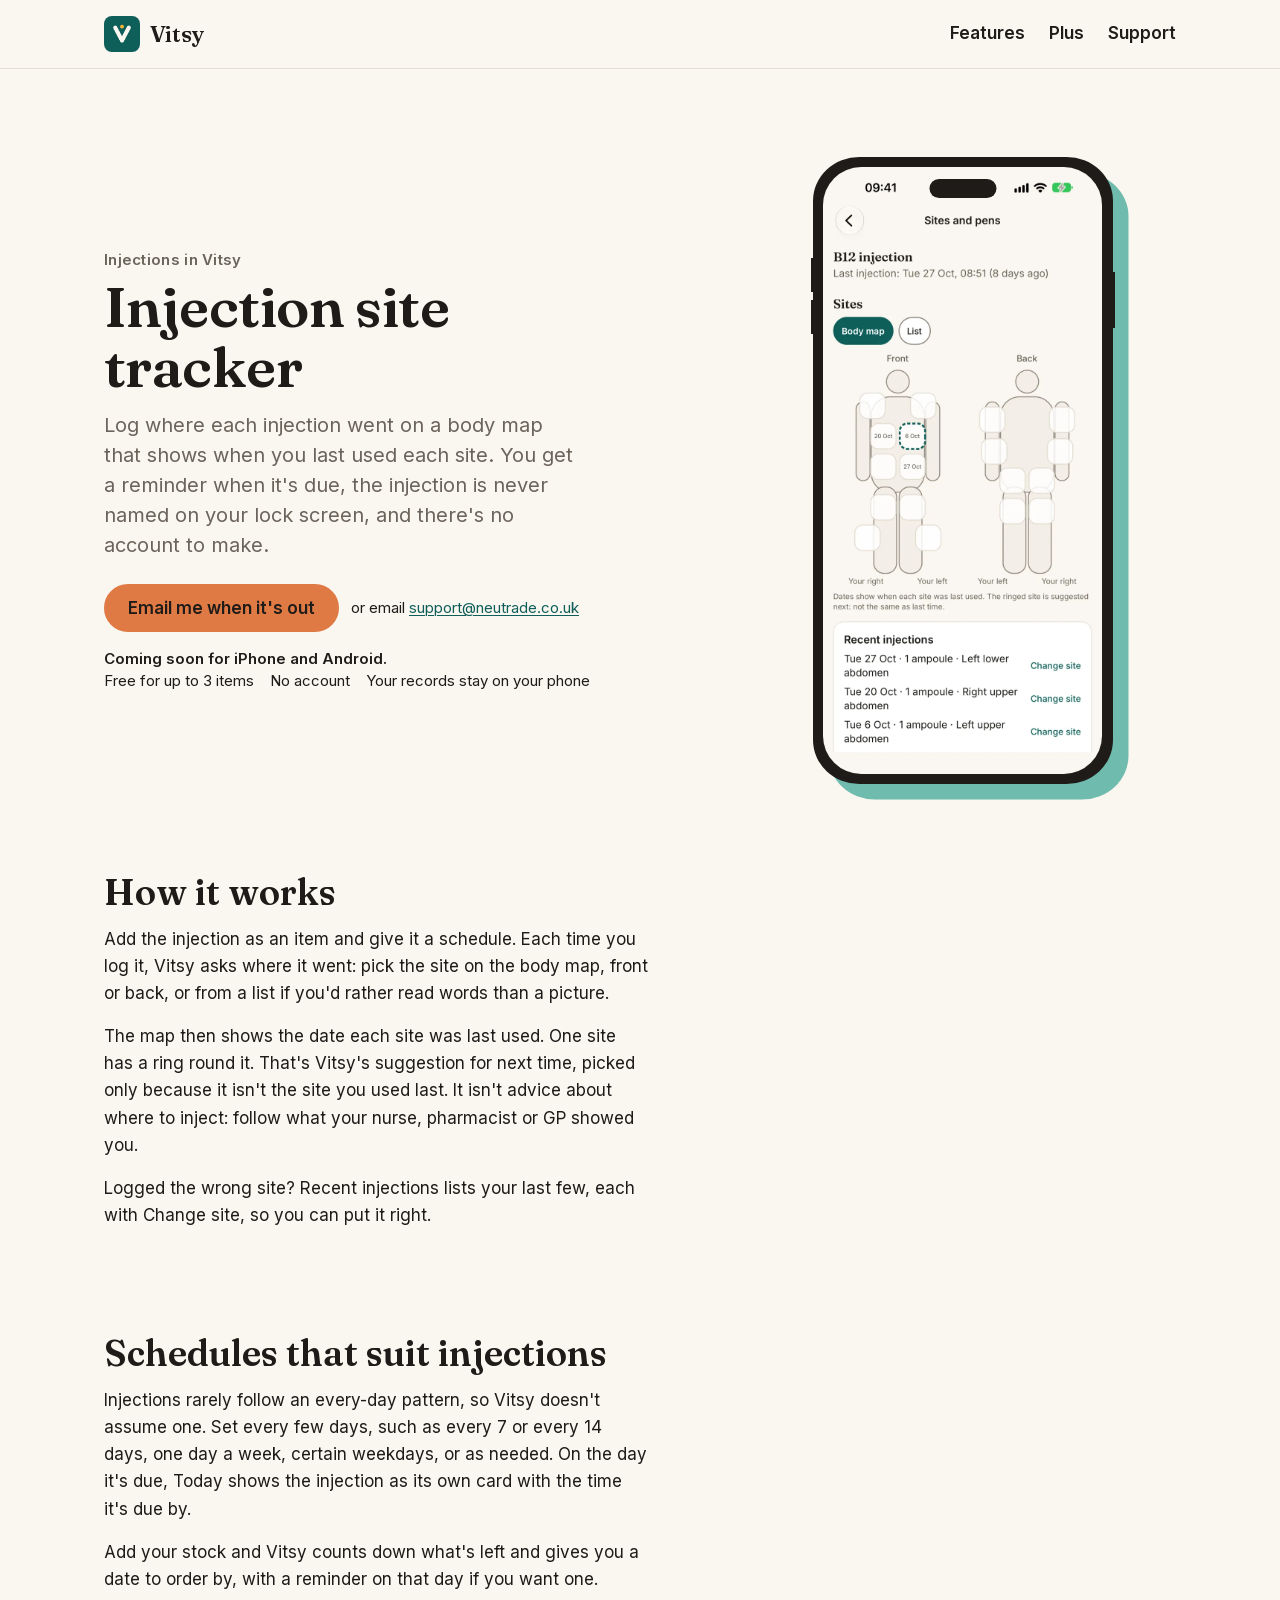
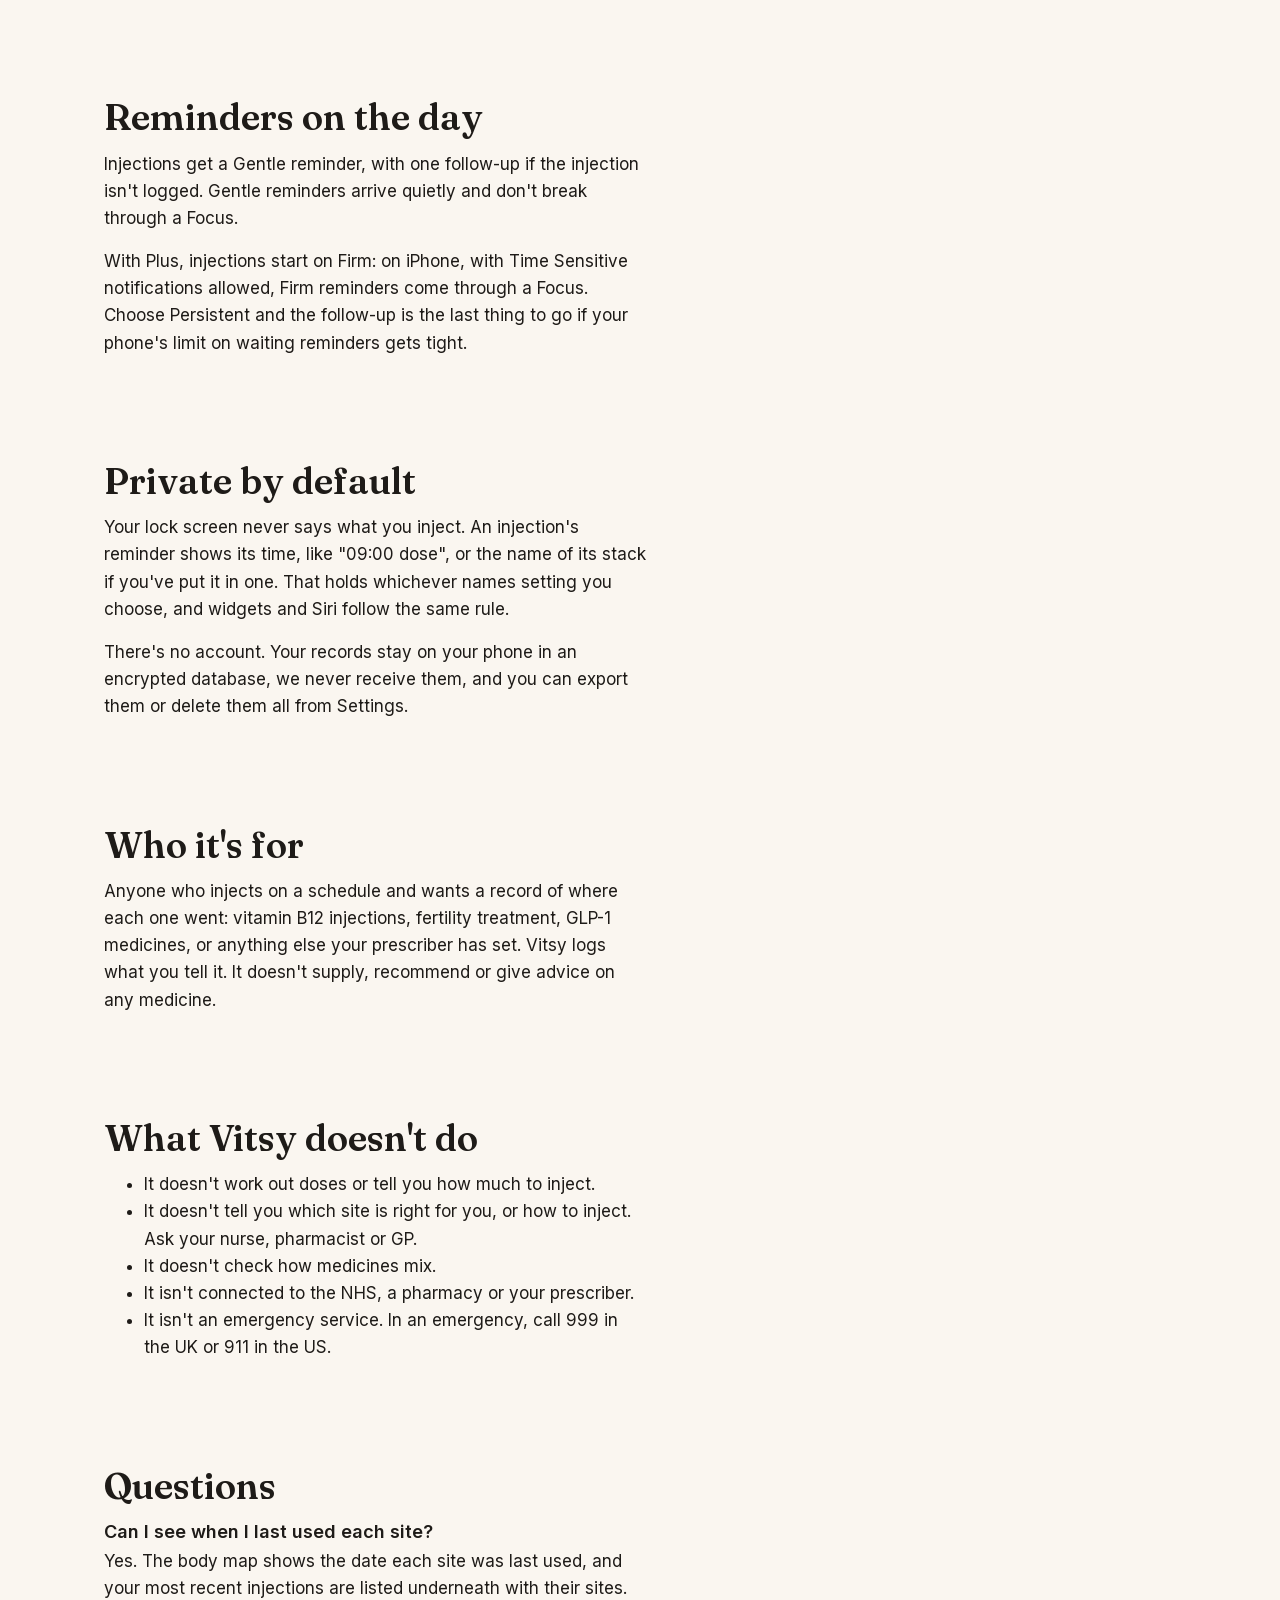
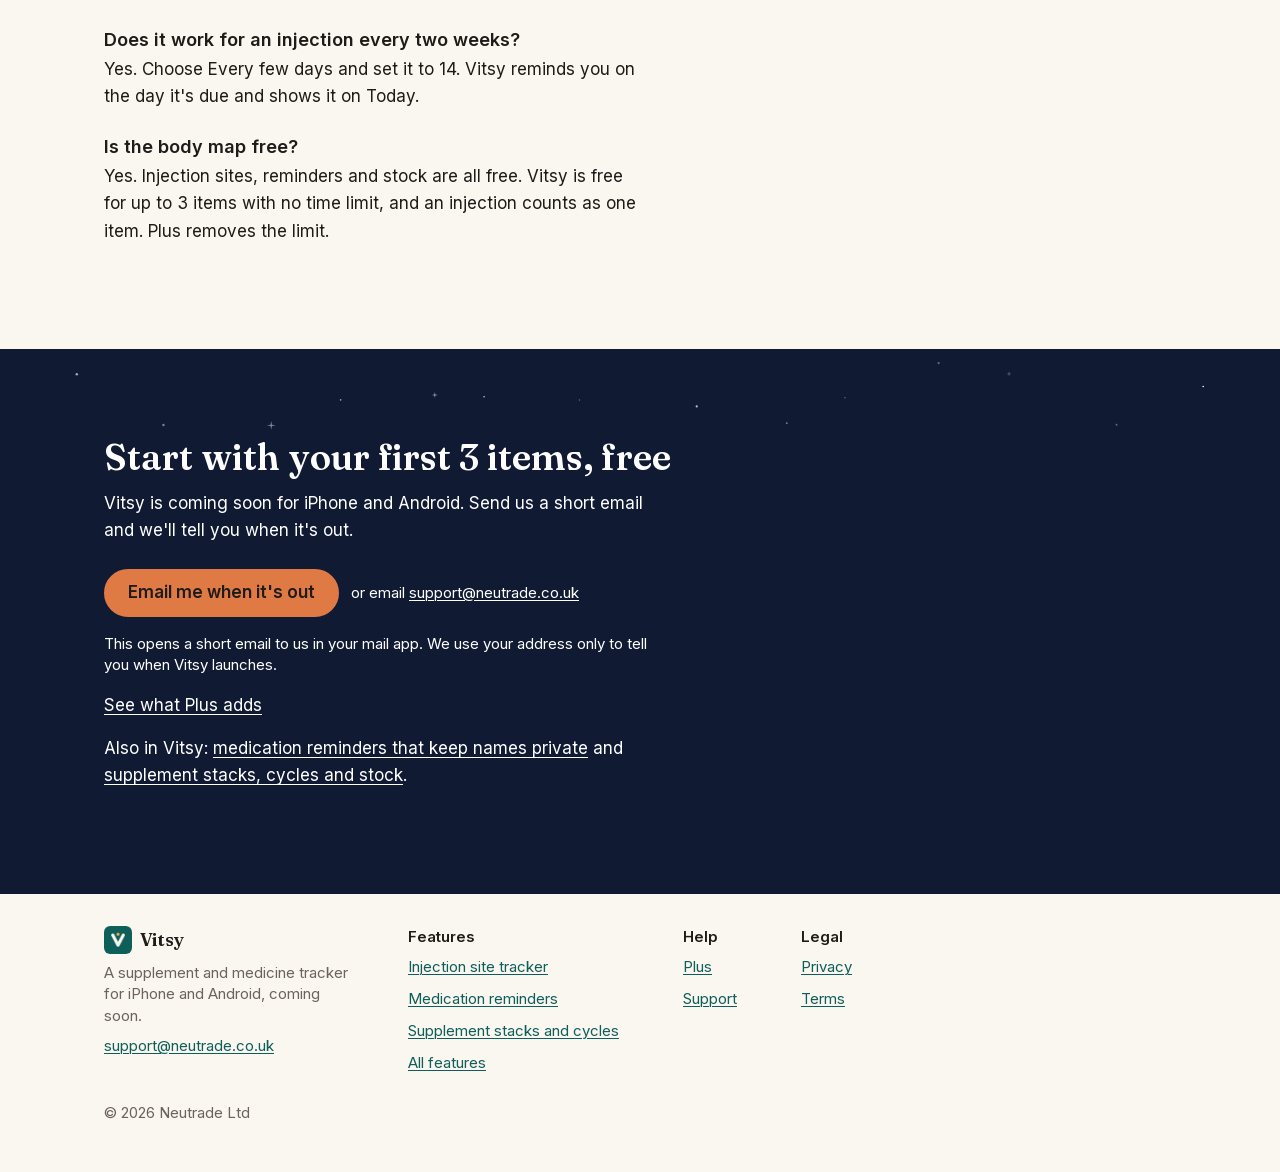
<file: injection-site-tracker/index.html>
<!doctype html>
<html lang="en-GB" data-theme="light">
<head>
<meta charset="utf-8">
<meta http-equiv="Content-Security-Policy" content="default-src 'self'; script-src 'self'; style-src 'self'; img-src 'self'; font-src 'self'; connect-src 'none'; object-src 'none'; base-uri 'none'; form-action 'none'">
<meta name="viewport" content="width=device-width, initial-scale=1">
<title>Injection site tracker with a body map: Vitsy</title>
<meta name="description" content="Log where each injection went on a body map that shows when you last used each site. Reminders on the day, no names on your lock screen, no account.">
<link rel="canonical" href="https://vitsy.app/injection-site-tracker/">
<meta name="color-scheme" content="light">
<link rel="preload" href="/assets/fonts/fraunces-600.woff2" as="font" type="font/woff2" crossorigin>
<link rel="icon" href="/favicon.ico" sizes="48x48">
<link rel="icon" href="/assets/icon-192.png" type="image/png" sizes="192x192">
<link rel="apple-touch-icon" href="/apple-touch-icon.png">
<link rel="stylesheet" href="/assets/tokens.css">
<link rel="stylesheet" href="/assets/site.css">
<meta property="og:type" content="website">
<meta property="og:site_name" content="Vitsy">
<meta property="og:locale" content="en_GB">
<meta property="og:title" content="Injection site tracker with a body map">
<meta property="og:description" content="Log where each injection went on a body map that shows when you last used each site. Reminders on the day, no names on your lock screen, no account.">
<meta property="og:url" content="https://vitsy.app/injection-site-tracker/">
<meta property="og:image" content="https://vitsy.app/assets/og-injection-sites.png">
<meta property="og:image:width" content="1200">
<meta property="og:image:height" content="630">
<meta property="og:image:alt" content="Injection site tracker: Vitsy's body map for a B12 injection, front and back, with the date each site was last used and one site ringed for next time.">
<meta name="twitter:card" content="summary_large_image">
<meta name="twitter:image:alt" content="Injection site tracker: Vitsy's body map for a B12 injection, front and back, with the date each site was last used and one site ringed for next time.">
<script type="application/ld+json">{"@context":"https://schema.org","@type":"WebPage","@id":"https://vitsy.app/injection-site-tracker/#webpage","url":"https://vitsy.app/injection-site-tracker/","name":"Injection site tracker with a body map: Vitsy","description":"Log where each injection went on a body map that shows when you last used each site. Reminders on the day, no names on your lock screen, no account.","inLanguage":"en-GB","isPartOf":{"@id":"https://vitsy.app/#website"},"about":{"@id":"https://vitsy.app/#app"}}</script>
</head>
<body>
<a class="skip" href="#main">Skip to content</a>
<header class="site-header">
  <div class="wrap">
    <a class="brand" href="/" aria-label="Vitsy home"><img src="/assets/icon-128.png" width="36" height="36" alt=""><span class="brand-name">Vitsy</span></a>
    <nav class="site-nav" aria-label="Main">
      <ul>
        <li><a href="/#features">Features</a></li>
        <li><a href="/pricing/">Plus</a></li>
        <li><a href="/support/">Support</a></li>
      </ul>
    </nav>
  </div>
</header>

<main id="main" class="bands">
  <section id="intro" class="band band-intro" aria-labelledby="intro-title">
    <div class="wrap chapter-grid split">
      <div class="text">
        <p class="eyebrow">Injections in Vitsy</p>
        <h1 id="intro-title">Injection site tracker</h1>
        <p class="lead">Log where each injection went on a body map that shows when you last used each site. You get a reminder when it's due, the injection is never named on your lock screen, and there's no account to make.</p>
        <div class="actions">
          <a class="button secondary" href="mailto:support@neutrade.co.uk?subject=Vitsy%3A%20let%20me%20know%20when%20it%20launches&amp;body=Please%20email%20me%20when%20Vitsy%20is%20available.%20I%20use%3A%20iPhone%20%2F%20Android%20(delete%20as%20needed).">Email me when it's out</a>
          <p class="or-email">or email <a href="mailto:support@neutrade.co.uk">support@neutrade.co.uk</a></p>
        </div>
        <div class="proof">
          <p class="availability">Coming soon for iPhone and Android.</p>
          <ul class="proof-list"><li>Free for up to 3 items</li><li>No account</li><li>Your records stay on your phone</li></ul>
        </div>
      </div>
      <figure class="shot">
        <div class="phone">
          <img class="screen" src="/assets/screens/injection-sites-light.webp" width="750" height="1629" fetchpriority="high" alt="Sites and pens for a B12 injection: the last injection on Tuesday 27 October, a front and back body map with the date each site was last used and one site ringed as the suggestion for next time, and the three most recent injections, each with Change site.">
        </div>
      </figure>
    </div>
  </section>

  <div class="chapters">
    <section id="how" class="band chapter" aria-labelledby="how-title">
      <div class="wrap">
        <div class="text">
          <h2 id="how-title">How it works</h2>
          <p>Add the injection as an item and give it a schedule. Each time you log it, Vitsy asks where it went: pick the site on the body map, front or back, or from a list if you'd rather read words than a picture.</p>
          <p>The map then shows the date each site was last used. One site has a ring round it. That's Vitsy's suggestion for next time, picked only because it isn't the site you used last. It isn't advice about where to inject: follow what your nurse, pharmacist or GP showed you.</p>
          <p>Logged the wrong site? Recent injections lists your last few, each with Change site, so you can put it right.</p>
        </div>
      </div>
    </section>
    <section id="schedules" class="band chapter" aria-labelledby="schedules-title">
      <div class="wrap">
        <div class="text">
          <h2 id="schedules-title">Schedules that suit injections</h2>
          <p>Injections rarely follow an every-day pattern, so Vitsy doesn't assume one. Set every few days, such as every 7 or every 14 days, one day a week, certain weekdays, or as needed. On the day it's due, Today shows the injection as its own card with the time it's due by.</p>
          <p>Add your stock and Vitsy counts down what's left and gives you a date to order by, with a reminder on that day if you want one.</p>
        </div>
      </div>
    </section>
    <section id="reminders" class="band chapter" aria-labelledby="reminders-title">
      <div class="wrap">
        <div class="text">
          <h2 id="reminders-title">Reminders on the day</h2>
          <p>Injections get a Gentle reminder, with one follow-up if the injection isn't logged. Gentle reminders arrive quietly and don't break through a Focus.</p>
          <p>With Plus, injections start on Firm: on iPhone, with Time Sensitive notifications allowed, Firm reminders come through a Focus. Choose Persistent and the follow-up is the last thing to go if your phone's limit on waiting reminders gets tight.</p>
        </div>
      </div>
    </section>
    <section id="private" class="band chapter" aria-labelledby="private-title">
      <div class="wrap">
        <div class="text">
          <h2 id="private-title">Private by default</h2>
          <p>Your lock screen never says what you inject. An injection's reminder shows its time, like "09:00 dose", or the name of its stack if you've put it in one. That holds whichever names setting you choose, and widgets and Siri follow the same rule.</p>
          <p>There's no account. Your records stay on your phone in an encrypted database, we never receive them, and you can export them or delete them all from Settings.</p>
        </div>
      </div>
    </section>
    <section id="who" class="band chapter" aria-labelledby="who-title">
      <div class="wrap">
        <div class="text">
          <h2 id="who-title">Who it's for</h2>
          <p>Anyone who injects on a schedule and wants a record of where each one went: vitamin B12 injections, fertility treatment, GLP-1 medicines, or anything else your prescriber has set. Vitsy logs what you tell it. It doesn't supply, recommend or give advice on any medicine.</p>
        </div>
      </div>
    </section>
    <section id="limits" class="band chapter" aria-labelledby="limits-title">
      <div class="wrap">
        <div class="text">
          <h2 id="limits-title">What Vitsy doesn't do</h2>
          <ul>
            <li>It doesn't work out doses or tell you how much to inject.</li>
            <li>It doesn't tell you which site is right for you, or how to inject. Ask your nurse, pharmacist or GP.</li>
            <li>It doesn't check how medicines mix.</li>
            <li>It isn't connected to the NHS, a pharmacy or your prescriber.</li>
            <li>It isn't an emergency service. In an emergency, call 999 in the UK or 911 in the US.</li>
          </ul>
        </div>
      </div>
    </section>
  </div>

  <section id="questions" class="band" aria-labelledby="questions-title">
    <div class="wrap-narrow">
      <h2 id="questions-title">Questions</h2>
      <dl class="faq">
        <dt>Can I see when I last used each site?</dt>
        <dd>Yes. The body map shows the date each site was last used, and your most recent injections are listed underneath with their sites.</dd>
        <dt>Does it work for an injection every two weeks?</dt>
        <dd>Yes. Choose Every few days and set it to 14. Vitsy reminds you on the day it's due and shows it on Today.</dd>
        <dt>Is the body map free?</dt>
        <dd>Yes. Injection sites, reminders and stock are all free. Vitsy is free for up to 3 items with no time limit, and an injection counts as one item. Plus removes the limit.</dd>
      </dl>
    </div>
  </section>

  <div class="band band-night">
    <svg class="night-stars" aria-hidden="true" focusable="false" fill="currentColor"><svg x="78.83%" y="28.29%" overflow="visible"><path d="M2.88 0L0.45 0.45L0 2.88L-0.45 0.45L-2.88 0L-0.45 -0.45L0 -2.88L0.45 -0.45Z" fill-opacity="0.37"/></svg><svg x="21.19%" y="86.82%" overflow="visible"><path d="M4.43 0L0.69 0.69L0 4.43L-0.69 0.69L-4.43 0L-0.69 -0.69L0 -4.43L0.69 -0.69Z" fill-opacity="0.48"/></svg><svg x="33.97%" y="52.23%" overflow="visible"><path d="M3.05 0L0.47 0.47L0 3.05L-0.47 0.47L-3.05 0L-0.47 -0.47L0 -3.05L0.47 -0.47Z" fill-opacity="0.6"/></svg><circle cx="26.61%" cy="57.85%" r="0.81" fill-opacity="0.61"/><circle cx="73.33%" cy="15.96%" r="1.16" fill-opacity="0.35"/><circle cx="37.82%" cy="54.3%" r="0.79" fill-opacity="0.77"/><circle cx="66.01%" cy="55.42%" r="0.73" fill-opacity="0.37"/><circle cx="6%" cy="28.67%" r="1.24" fill-opacity="0.61"/><circle cx="87.23%" cy="86.13%" r="1" fill-opacity="0.35"/><circle cx="12.77%" cy="86.42%" r="1.24" fill-opacity="0.44"/><circle cx="61.47%" cy="84.26%" r="0.8" fill-opacity="0.53"/><circle cx="54.43%" cy="65.28%" r="1.11" fill-opacity="0.73"/><circle cx="94%" cy="42.58%" r="0.82" fill-opacity="0.97"/><circle cx="45.27%" cy="57.97%" r="0.77" fill-opacity="0.36"/></svg>
    <div class="wrap-narrow">
      <section id="register" aria-labelledby="register-title">
        <h2 id="register-title">Start with your first 3 items, free</h2>
        <p>Vitsy is coming soon for iPhone and Android. Send us a short email and we'll tell you when it's out.</p>
        <div class="actions">
          <a class="button secondary" href="mailto:support@neutrade.co.uk?subject=Vitsy%3A%20let%20me%20know%20when%20it%20launches&amp;body=Please%20email%20me%20when%20Vitsy%20is%20available.%20I%20use%3A%20iPhone%20%2F%20Android%20(delete%20as%20needed).">Email me when it's out</a>
          <p class="or-email">or email <a href="mailto:support@neutrade.co.uk">support@neutrade.co.uk</a></p>
        </div>
        <p class="small">This opens a short email to us in your mail app. We use your address only to tell you when Vitsy launches.</p>
        <p><a href="/pricing/">See what Plus adds</a></p>
        <p>Also in Vitsy: <a href="/medication-reminders/">medication reminders that keep names private</a> and <a href="/supplement-tracker/">supplement stacks, cycles and stock</a>.</p>
      </section>
    </div>
  </div>
</main>

<footer class="site-footer">
  <div class="wrap footer-grid">
    <div class="footer-about">
      <p class="footer-brand"><img src="/assets/icon-128.png" width="28" height="28" alt="">Vitsy</p>
      <p>A supplement and medicine tracker for iPhone and Android, coming soon.</p>
      <p class="footer-mail"><a href="mailto:support@neutrade.co.uk">support@neutrade.co.uk</a></p>
    </div>
    <nav class="footer-nav" aria-label="Footer">
      <div>
        <p class="footer-title" id="footer-features">Features</p>
        <ul id="footer-features-list" aria-labelledby="footer-features">
          <li><a href="/injection-site-tracker/">Injection site tracker</a></li>
          <li><a href="/medication-reminders/">Medication reminders</a></li>
          <li><a href="/supplement-tracker/">Supplement stacks and cycles</a></li>
          <li><a href="/#features">All features</a></li>
        </ul>
      </div>
      <div>
        <p class="footer-title" id="footer-help">Help</p>
        <ul aria-labelledby="footer-help">
          <li><a href="/pricing/">Plus</a></li>
          <li><a href="/support/">Support</a></li>
        </ul>
      </div>
      <div>
        <p class="footer-title" id="footer-legal">Legal</p>
        <ul aria-labelledby="footer-legal">
          <li><a href="/privacy/">Privacy</a></li>
          <li><a href="/terms/">Terms</a></li>
        </ul>
      </div>
    </nav>
    <p class="footer-legal">&copy; 2026 Neutrade Ltd</p>
  </div>
</footer>
</body>
</html>
</file>
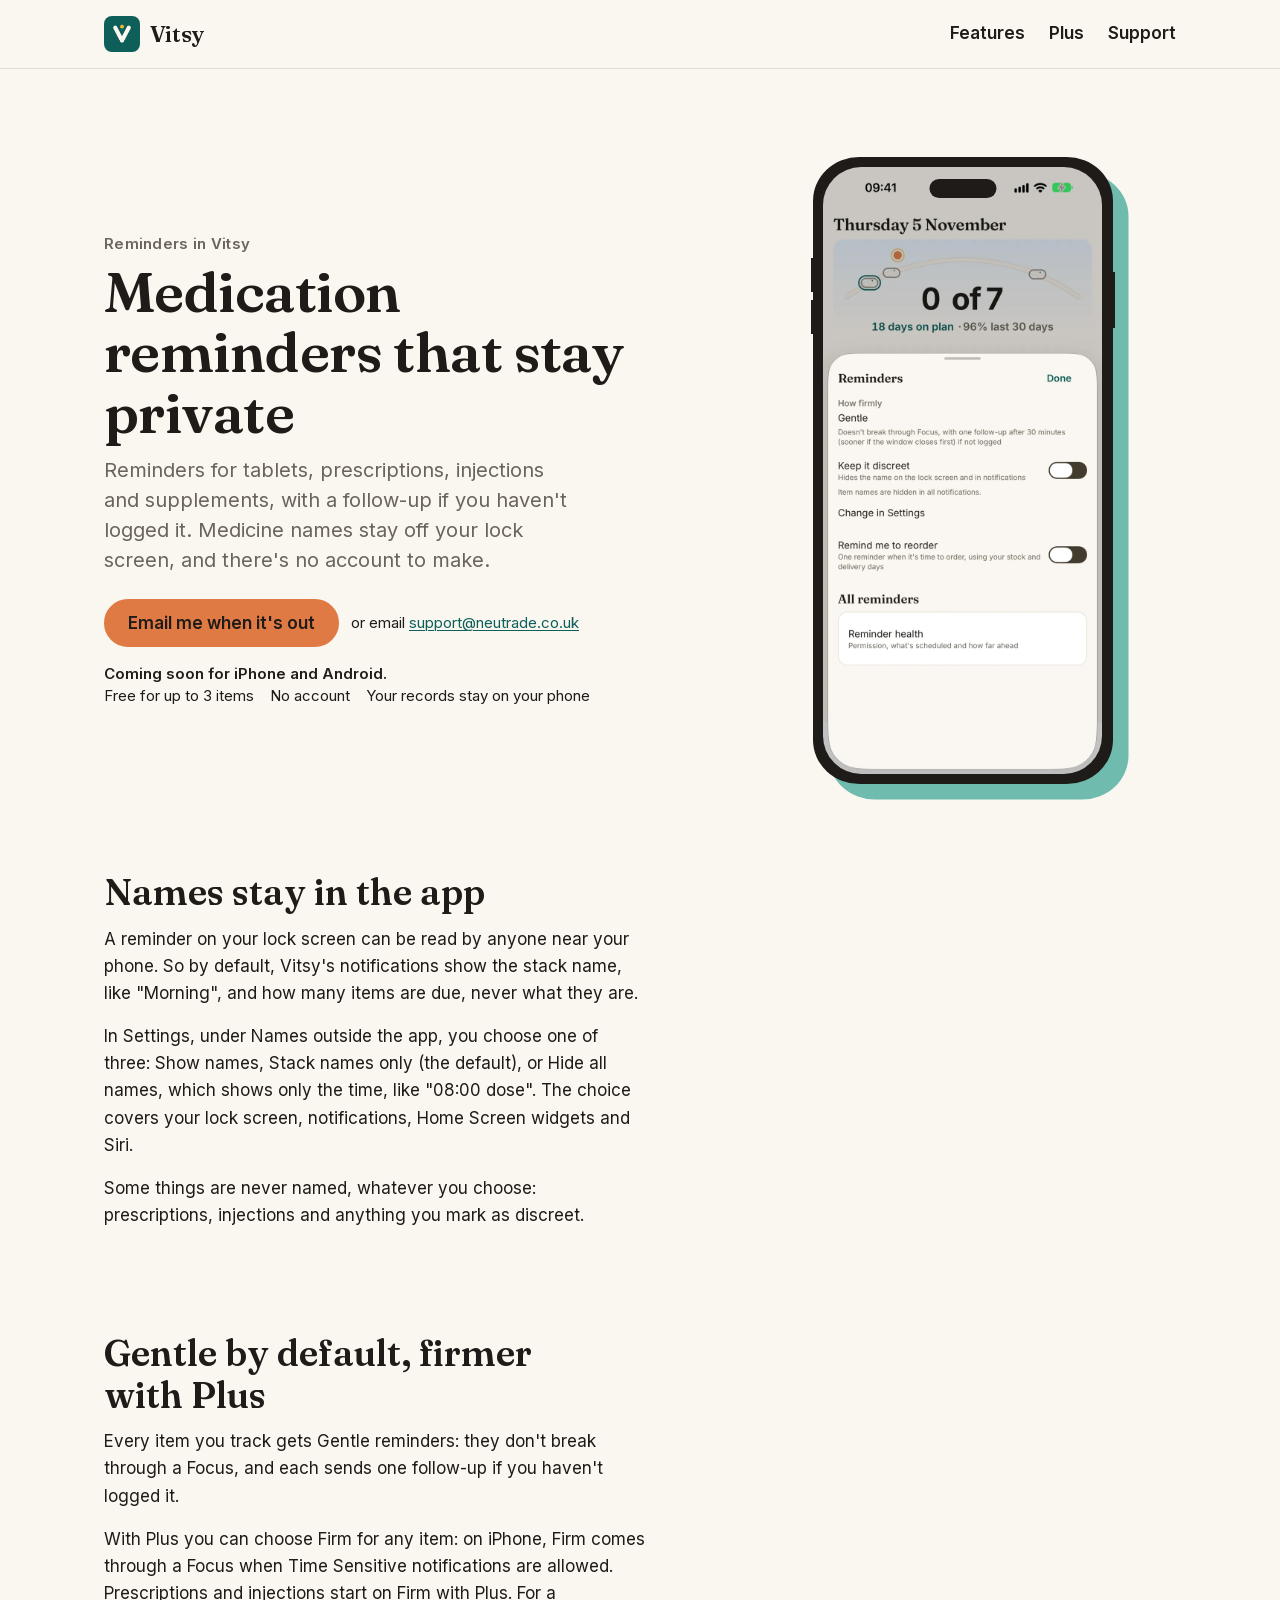
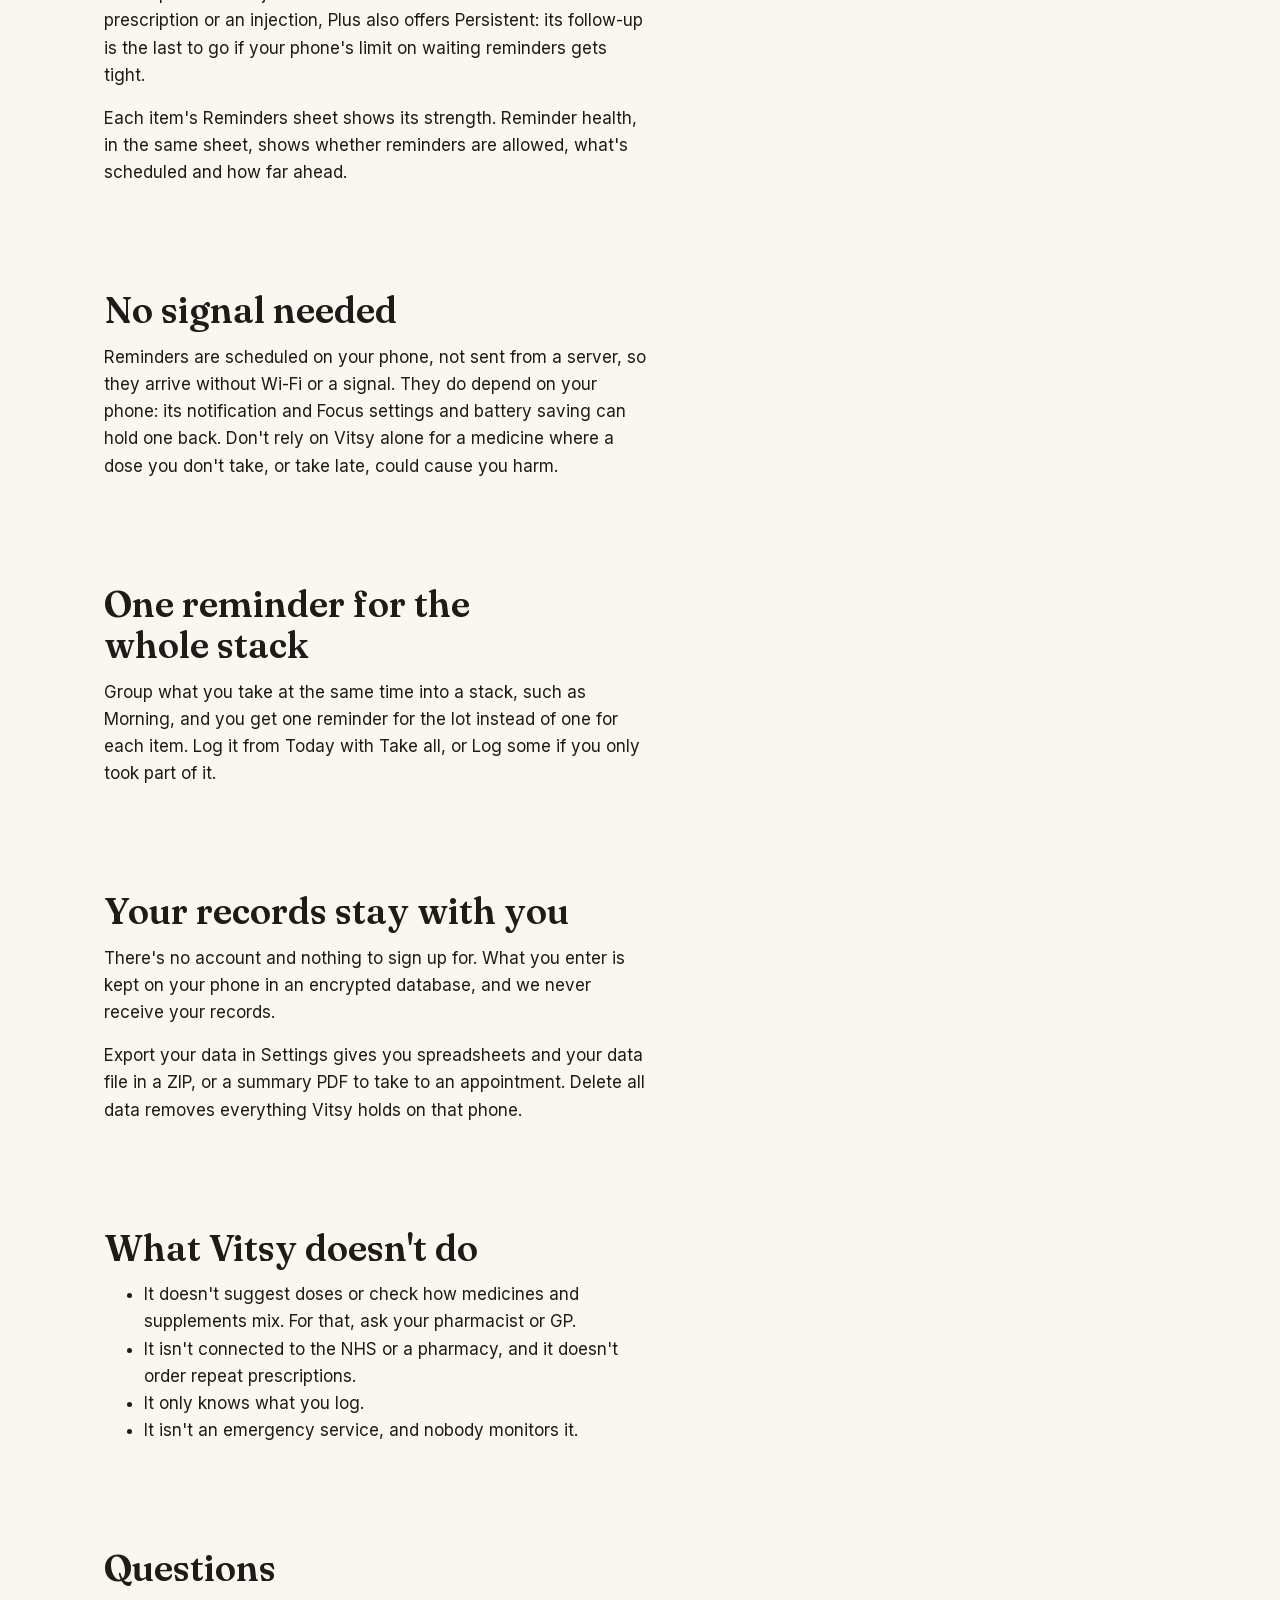
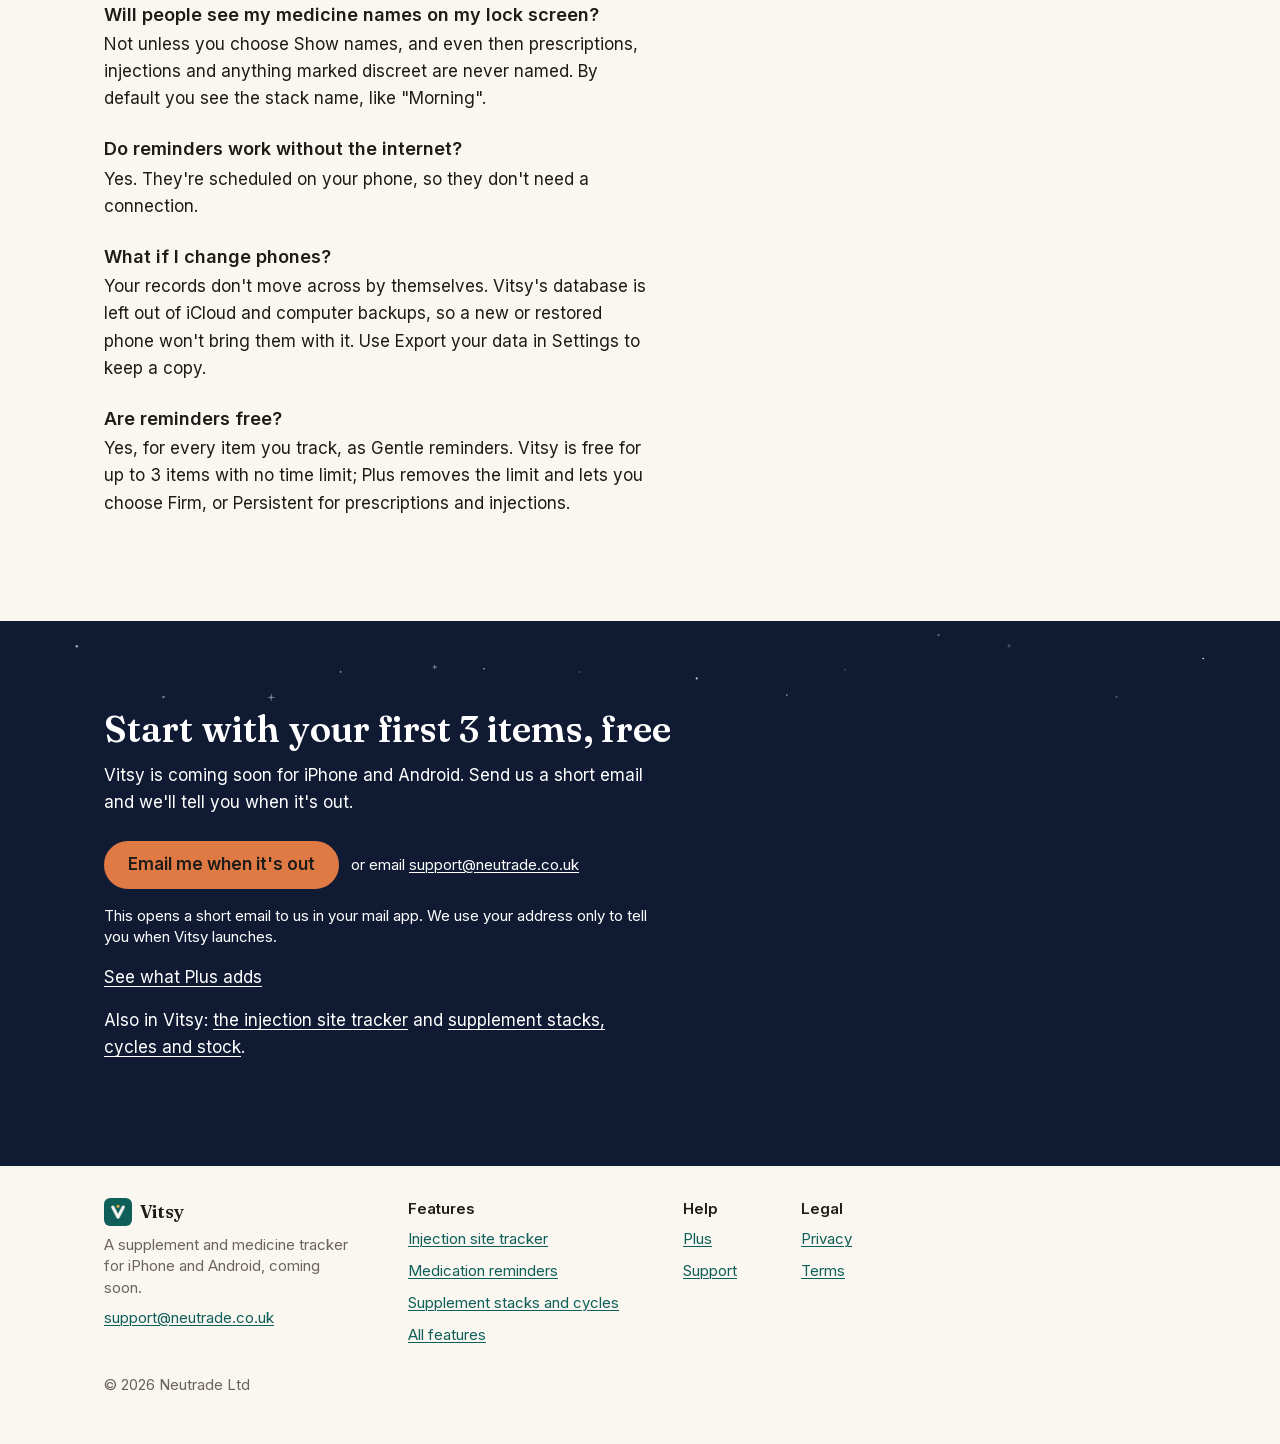
<file: medication-reminders/index.html>
<!doctype html>
<html lang="en-GB" data-theme="light">
<head>
<meta charset="utf-8">
<meta http-equiv="Content-Security-Policy" content="default-src 'self'; script-src 'self'; style-src 'self'; img-src 'self'; font-src 'self'; connect-src 'none'; object-src 'none'; base-uri 'none'; form-action 'none'">
<meta name="viewport" content="width=device-width, initial-scale=1">
<title>Medication reminders that keep names private: Vitsy</title>
<meta name="description" content="Reminders for tablets, prescriptions and supplements, with medicine names off your lock screen by default. Firmer reminders with Plus. No account needed.">
<link rel="canonical" href="https://vitsy.app/medication-reminders/">
<meta name="color-scheme" content="light">
<link rel="preload" href="/assets/fonts/fraunces-600.woff2" as="font" type="font/woff2" crossorigin>
<link rel="icon" href="/favicon.ico" sizes="48x48">
<link rel="icon" href="/assets/icon-192.png" type="image/png" sizes="192x192">
<link rel="apple-touch-icon" href="/apple-touch-icon.png">
<link rel="stylesheet" href="/assets/tokens.css">
<link rel="stylesheet" href="/assets/site.css">
<meta property="og:type" content="website">
<meta property="og:site_name" content="Vitsy">
<meta property="og:locale" content="en_GB">
<meta property="og:title" content="Medication reminders that keep names private">
<meta property="og:description" content="Reminders for tablets, prescriptions and supplements, with medicine names off your lock screen by default. Firmer reminders with Plus. No account needed.">
<meta property="og:url" content="https://vitsy.app/medication-reminders/">
<meta property="og:image" content="https://vitsy.app/assets/og-medication-reminders.png">
<meta property="og:image:width" content="1200">
<meta property="og:image:height" content="630">
<meta property="og:image:alt" content="Medication reminders that keep names private: a supplement's Reminders sheet in Vitsy, set to Gentle, with the note that item names are hidden in all notifications.">
<meta name="twitter:card" content="summary_large_image">
<meta name="twitter:image:alt" content="Medication reminders that keep names private: a supplement's Reminders sheet in Vitsy, set to Gentle, with the note that item names are hidden in all notifications.">
<script type="application/ld+json">{"@context":"https://schema.org","@type":"WebPage","@id":"https://vitsy.app/medication-reminders/#webpage","url":"https://vitsy.app/medication-reminders/","name":"Medication reminders that keep names private: Vitsy","description":"Reminders for tablets, prescriptions and supplements, with medicine names off your lock screen by default. Firmer reminders with Plus. No account needed.","inLanguage":"en-GB","isPartOf":{"@id":"https://vitsy.app/#website"},"about":{"@id":"https://vitsy.app/#app"}}</script>
</head>
<body>
<a class="skip" href="#main">Skip to content</a>
<header class="site-header">
  <div class="wrap">
    <a class="brand" href="/" aria-label="Vitsy home"><img src="/assets/icon-128.png" width="36" height="36" alt=""><span class="brand-name">Vitsy</span></a>
    <nav class="site-nav" aria-label="Main">
      <ul>
        <li><a href="/#features">Features</a></li>
        <li><a href="/pricing/">Plus</a></li>
        <li><a href="/support/">Support</a></li>
      </ul>
    </nav>
  </div>
</header>

<main id="main" class="bands">
  <section id="intro" class="band band-intro" aria-labelledby="intro-title">
    <div class="wrap chapter-grid split">
      <div class="text">
        <p class="eyebrow">Reminders in Vitsy</p>
        <h1 id="intro-title">Medication reminders that stay private</h1>
        <p class="lead">Reminders for tablets, prescriptions, injections and supplements, with a follow-up if you haven't logged it. Medicine names stay off your lock screen, and there's no account to make.</p>
        <div class="actions">
          <a class="button secondary" href="mailto:support@neutrade.co.uk?subject=Vitsy%3A%20let%20me%20know%20when%20it%20launches&amp;body=Please%20email%20me%20when%20Vitsy%20is%20available.%20I%20use%3A%20iPhone%20%2F%20Android%20(delete%20as%20needed).">Email me when it's out</a>
          <p class="or-email">or email <a href="mailto:support@neutrade.co.uk">support@neutrade.co.uk</a></p>
        </div>
        <div class="proof">
          <p class="availability">Coming soon for iPhone and Android.</p>
          <ul class="proof-list"><li>Free for up to 3 items</li><li>No account</li><li>Your records stay on your phone</li></ul>
        </div>
      </div>
      <figure class="shot">
        <div class="phone">
          <img class="screen" src="/assets/screens/reminders-free-light.webp" width="750" height="1629" fetchpriority="high" alt="A supplement's Reminders sheet on the free plan: How firmly: Gentle, which doesn't break through Focus and sends one follow-up after 30 minutes if it isn't logged, the Keep it discreet switch, a note that item names are hidden in all notifications, Change in Settings, Remind me to reorder and Reminder health.">
        </div>
      </figure>
    </div>
  </section>

  <div class="chapters">
    <section id="names" class="band chapter" aria-labelledby="names-title">
      <div class="wrap">
        <div class="text">
          <h2 id="names-title">Names stay in the app</h2>
          <p>A reminder on your lock screen can be read by anyone near your phone. So by default, Vitsy's notifications show the stack name, like "Morning", and how many items are due, never what they are.</p>
          <p>In Settings, under Names outside the app, you choose one of three: Show names, Stack names only (the default), or Hide all names, which shows only the time, like "08:00 dose". The choice covers your lock screen, notifications, Home Screen widgets and Siri.</p>
          <p>Some things are never named, whatever you choose: prescriptions, injections and anything you mark as discreet.</p>
        </div>
      </div>
    </section>
    <section id="strength" class="band chapter" aria-labelledby="strength-title">
      <div class="wrap">
        <div class="text">
          <h2 id="strength-title">Gentle by default, firmer with Plus</h2>
          <p>Every item you track gets Gentle reminders: they don't break through a Focus, and each sends one follow-up if you haven't logged it.</p>
          <p>With Plus you can choose Firm for any item: on iPhone, Firm comes through a Focus when Time Sensitive notifications are allowed. Prescriptions and injections start on Firm with Plus. For a prescription or an injection, Plus also offers Persistent: its follow-up is the last to go if your phone's limit on waiting reminders gets tight.</p>
          <p>Each item's Reminders sheet shows its strength. Reminder health, in the same sheet, shows whether reminders are allowed, what's scheduled and how far ahead.</p>
        </div>
      </div>
    </section>
    <section id="offline" class="band chapter" aria-labelledby="offline-title">
      <div class="wrap">
        <div class="text">
          <h2 id="offline-title">No signal needed</h2>
          <p>Reminders are scheduled on your phone, not sent from a server, so they arrive without Wi-Fi or a signal. They do depend on your phone: its notification and Focus settings and battery saving can hold one back. Don't rely on Vitsy alone for a medicine where a dose you don't take, or take late, could cause you harm.</p>
        </div>
      </div>
    </section>
    <section id="stacks" class="band chapter" aria-labelledby="stacks-title">
      <div class="wrap">
        <div class="text">
          <h2 id="stacks-title">One reminder for the whole stack</h2>
          <p>Group what you take at the same time into a stack, such as Morning, and you get one reminder for the lot instead of one for each item. Log it from Today with Take all, or Log some if you only took part of it.</p>
        </div>
      </div>
    </section>
    <section id="records" class="band chapter" aria-labelledby="records-title">
      <div class="wrap">
        <div class="text">
          <h2 id="records-title">Your records stay with you</h2>
          <p>There's no account and nothing to sign up for. What you enter is kept on your phone in an encrypted database, and we never receive your records.</p>
          <p>Export your data in Settings gives you spreadsheets and your data file in a ZIP, or a summary PDF to take to an appointment. Delete all data removes everything Vitsy holds on that phone.</p>
        </div>
      </div>
    </section>
    <section id="limits" class="band chapter" aria-labelledby="limits-title">
      <div class="wrap">
        <div class="text">
          <h2 id="limits-title">What Vitsy doesn't do</h2>
          <ul>
            <li>It doesn't suggest doses or check how medicines and supplements mix. For that, ask your pharmacist or GP.</li>
            <li>It isn't connected to the NHS or a pharmacy, and it doesn't order repeat prescriptions.</li>
            <li>It only knows what you log.</li>
            <li>It isn't an emergency service, and nobody monitors it.</li>
          </ul>
        </div>
      </div>
    </section>
  </div>

  <section id="questions" class="band" aria-labelledby="questions-title">
    <div class="wrap-narrow">
      <h2 id="questions-title">Questions</h2>
      <dl class="faq">
        <dt>Will people see my medicine names on my lock screen?</dt>
        <dd>Not unless you choose Show names, and even then prescriptions, injections and anything marked discreet are never named. By default you see the stack name, like "Morning".</dd>
        <dt>Do reminders work without the internet?</dt>
        <dd>Yes. They're scheduled on your phone, so they don't need a connection.</dd>
        <dt>What if I change phones?</dt>
        <dd>Your records don't move across by themselves. Vitsy's database is left out of iCloud and computer backups, so a new or restored phone won't bring them with it. Use Export your data in Settings to keep a copy.</dd>
        <dt>Are reminders free?</dt>
        <dd>Yes, for every item you track, as Gentle reminders. Vitsy is free for up to 3 items with no time limit; Plus removes the limit and lets you choose Firm, or Persistent for prescriptions and injections.</dd>
      </dl>
    </div>
  </section>

  <div class="band band-night">
    <svg class="night-stars" aria-hidden="true" focusable="false" fill="currentColor"><svg x="78.83%" y="28.29%" overflow="visible"><path d="M2.88 0L0.45 0.45L0 2.88L-0.45 0.45L-2.88 0L-0.45 -0.45L0 -2.88L0.45 -0.45Z" fill-opacity="0.37"/></svg><svg x="21.19%" y="86.82%" overflow="visible"><path d="M4.43 0L0.69 0.69L0 4.43L-0.69 0.69L-4.43 0L-0.69 -0.69L0 -4.43L0.69 -0.69Z" fill-opacity="0.48"/></svg><svg x="33.97%" y="52.23%" overflow="visible"><path d="M3.05 0L0.47 0.47L0 3.05L-0.47 0.47L-3.05 0L-0.47 -0.47L0 -3.05L0.47 -0.47Z" fill-opacity="0.6"/></svg><circle cx="26.61%" cy="57.85%" r="0.81" fill-opacity="0.61"/><circle cx="73.33%" cy="15.96%" r="1.16" fill-opacity="0.35"/><circle cx="37.82%" cy="54.3%" r="0.79" fill-opacity="0.77"/><circle cx="66.01%" cy="55.42%" r="0.73" fill-opacity="0.37"/><circle cx="6%" cy="28.67%" r="1.24" fill-opacity="0.61"/><circle cx="87.23%" cy="86.13%" r="1" fill-opacity="0.35"/><circle cx="12.77%" cy="86.42%" r="1.24" fill-opacity="0.44"/><circle cx="61.47%" cy="84.26%" r="0.8" fill-opacity="0.53"/><circle cx="54.43%" cy="65.28%" r="1.11" fill-opacity="0.73"/><circle cx="94%" cy="42.58%" r="0.82" fill-opacity="0.97"/><circle cx="45.27%" cy="57.97%" r="0.77" fill-opacity="0.36"/></svg>
    <div class="wrap-narrow">
      <section id="register" aria-labelledby="register-title">
        <h2 id="register-title">Start with your first 3 items, free</h2>
        <p>Vitsy is coming soon for iPhone and Android. Send us a short email and we'll tell you when it's out.</p>
        <div class="actions">
          <a class="button secondary" href="mailto:support@neutrade.co.uk?subject=Vitsy%3A%20let%20me%20know%20when%20it%20launches&amp;body=Please%20email%20me%20when%20Vitsy%20is%20available.%20I%20use%3A%20iPhone%20%2F%20Android%20(delete%20as%20needed).">Email me when it's out</a>
          <p class="or-email">or email <a href="mailto:support@neutrade.co.uk">support@neutrade.co.uk</a></p>
        </div>
        <p class="small">This opens a short email to us in your mail app. We use your address only to tell you when Vitsy launches.</p>
        <p><a href="/pricing/">See what Plus adds</a></p>
        <p>Also in Vitsy: <a href="/injection-site-tracker/">the injection site tracker</a> and <a href="/supplement-tracker/">supplement stacks, cycles and stock</a>.</p>
      </section>
    </div>
  </div>
</main>

<footer class="site-footer">
  <div class="wrap footer-grid">
    <div class="footer-about">
      <p class="footer-brand"><img src="/assets/icon-128.png" width="28" height="28" alt="">Vitsy</p>
      <p>A supplement and medicine tracker for iPhone and Android, coming soon.</p>
      <p class="footer-mail"><a href="mailto:support@neutrade.co.uk">support@neutrade.co.uk</a></p>
    </div>
    <nav class="footer-nav" aria-label="Footer">
      <div>
        <p class="footer-title" id="footer-features">Features</p>
        <ul id="footer-features-list" aria-labelledby="footer-features">
          <li><a href="/injection-site-tracker/">Injection site tracker</a></li>
          <li><a href="/medication-reminders/">Medication reminders</a></li>
          <li><a href="/supplement-tracker/">Supplement stacks and cycles</a></li>
          <li><a href="/#features">All features</a></li>
        </ul>
      </div>
      <div>
        <p class="footer-title" id="footer-help">Help</p>
        <ul aria-labelledby="footer-help">
          <li><a href="/pricing/">Plus</a></li>
          <li><a href="/support/">Support</a></li>
        </ul>
      </div>
      <div>
        <p class="footer-title" id="footer-legal">Legal</p>
        <ul aria-labelledby="footer-legal">
          <li><a href="/privacy/">Privacy</a></li>
          <li><a href="/terms/">Terms</a></li>
        </ul>
      </div>
    </nav>
    <p class="footer-legal">&copy; 2026 Neutrade Ltd</p>
  </div>
</footer>
</body>
</html>
</file>
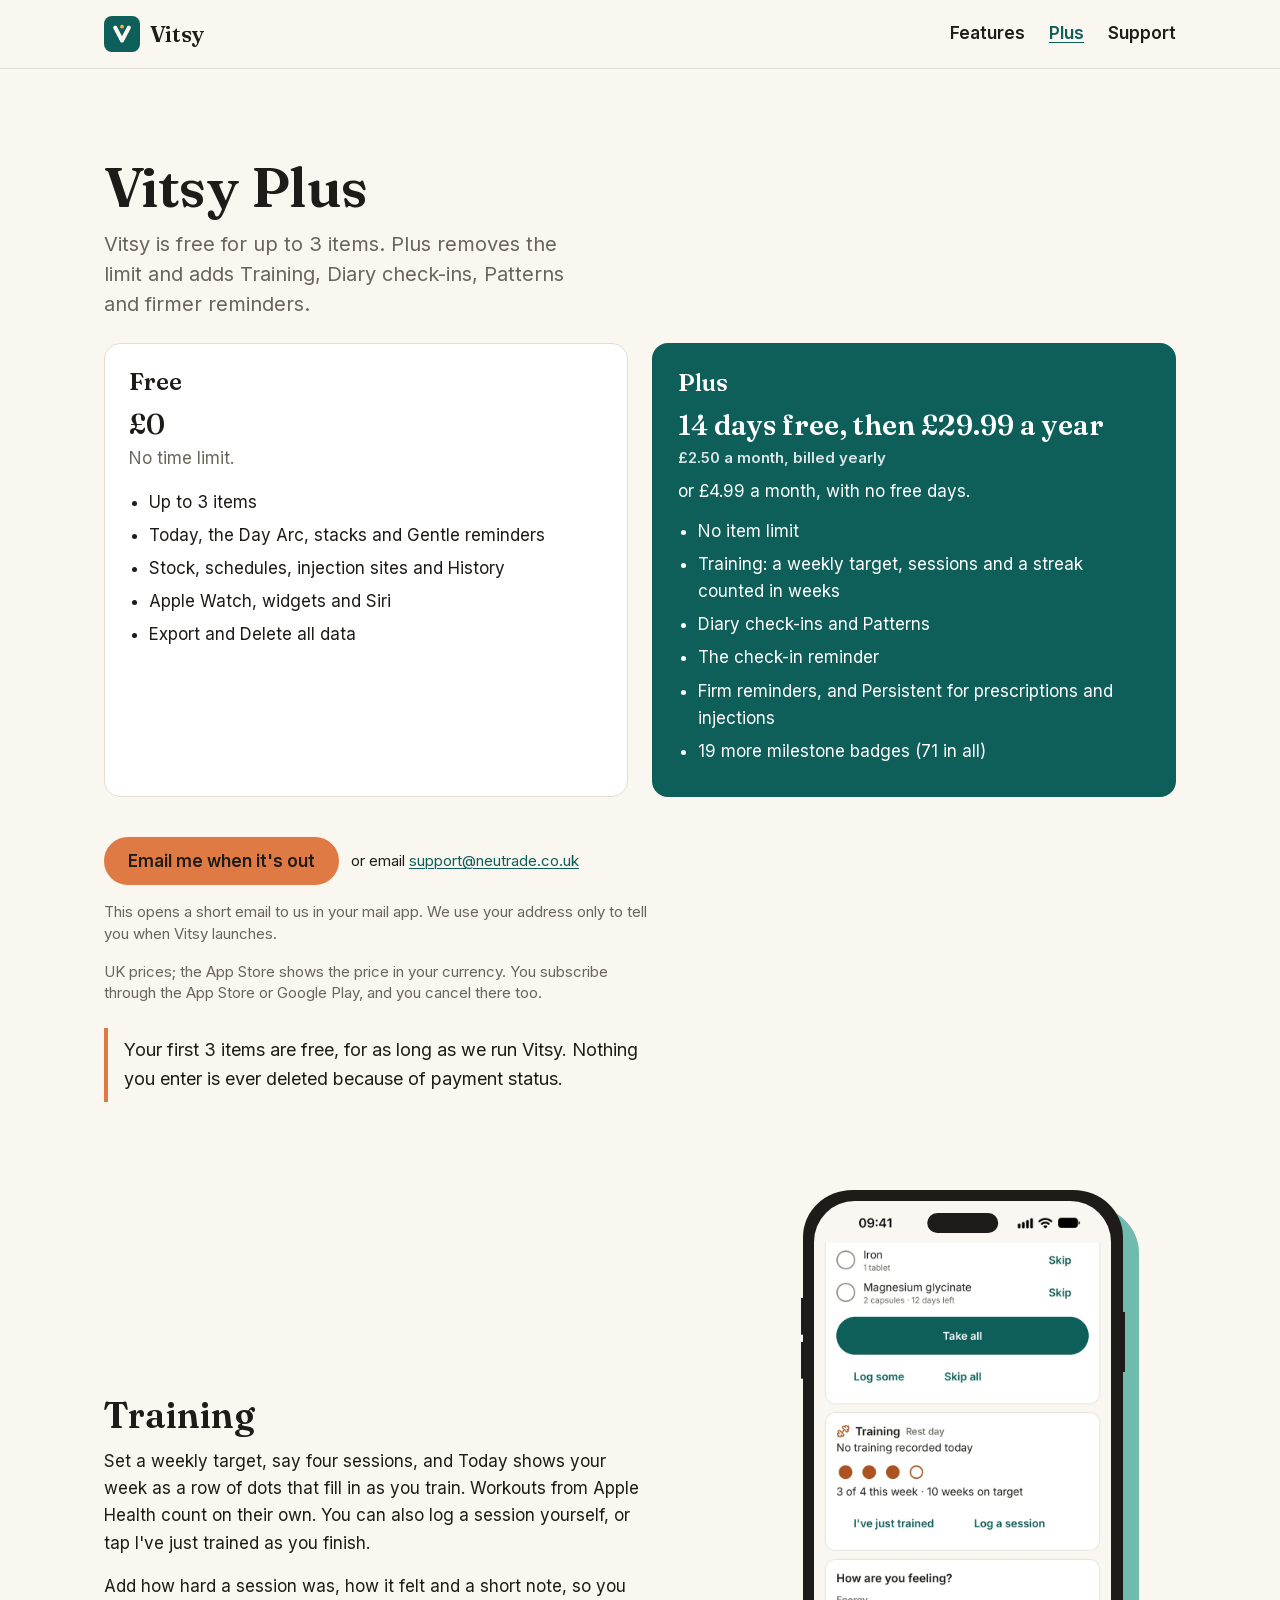
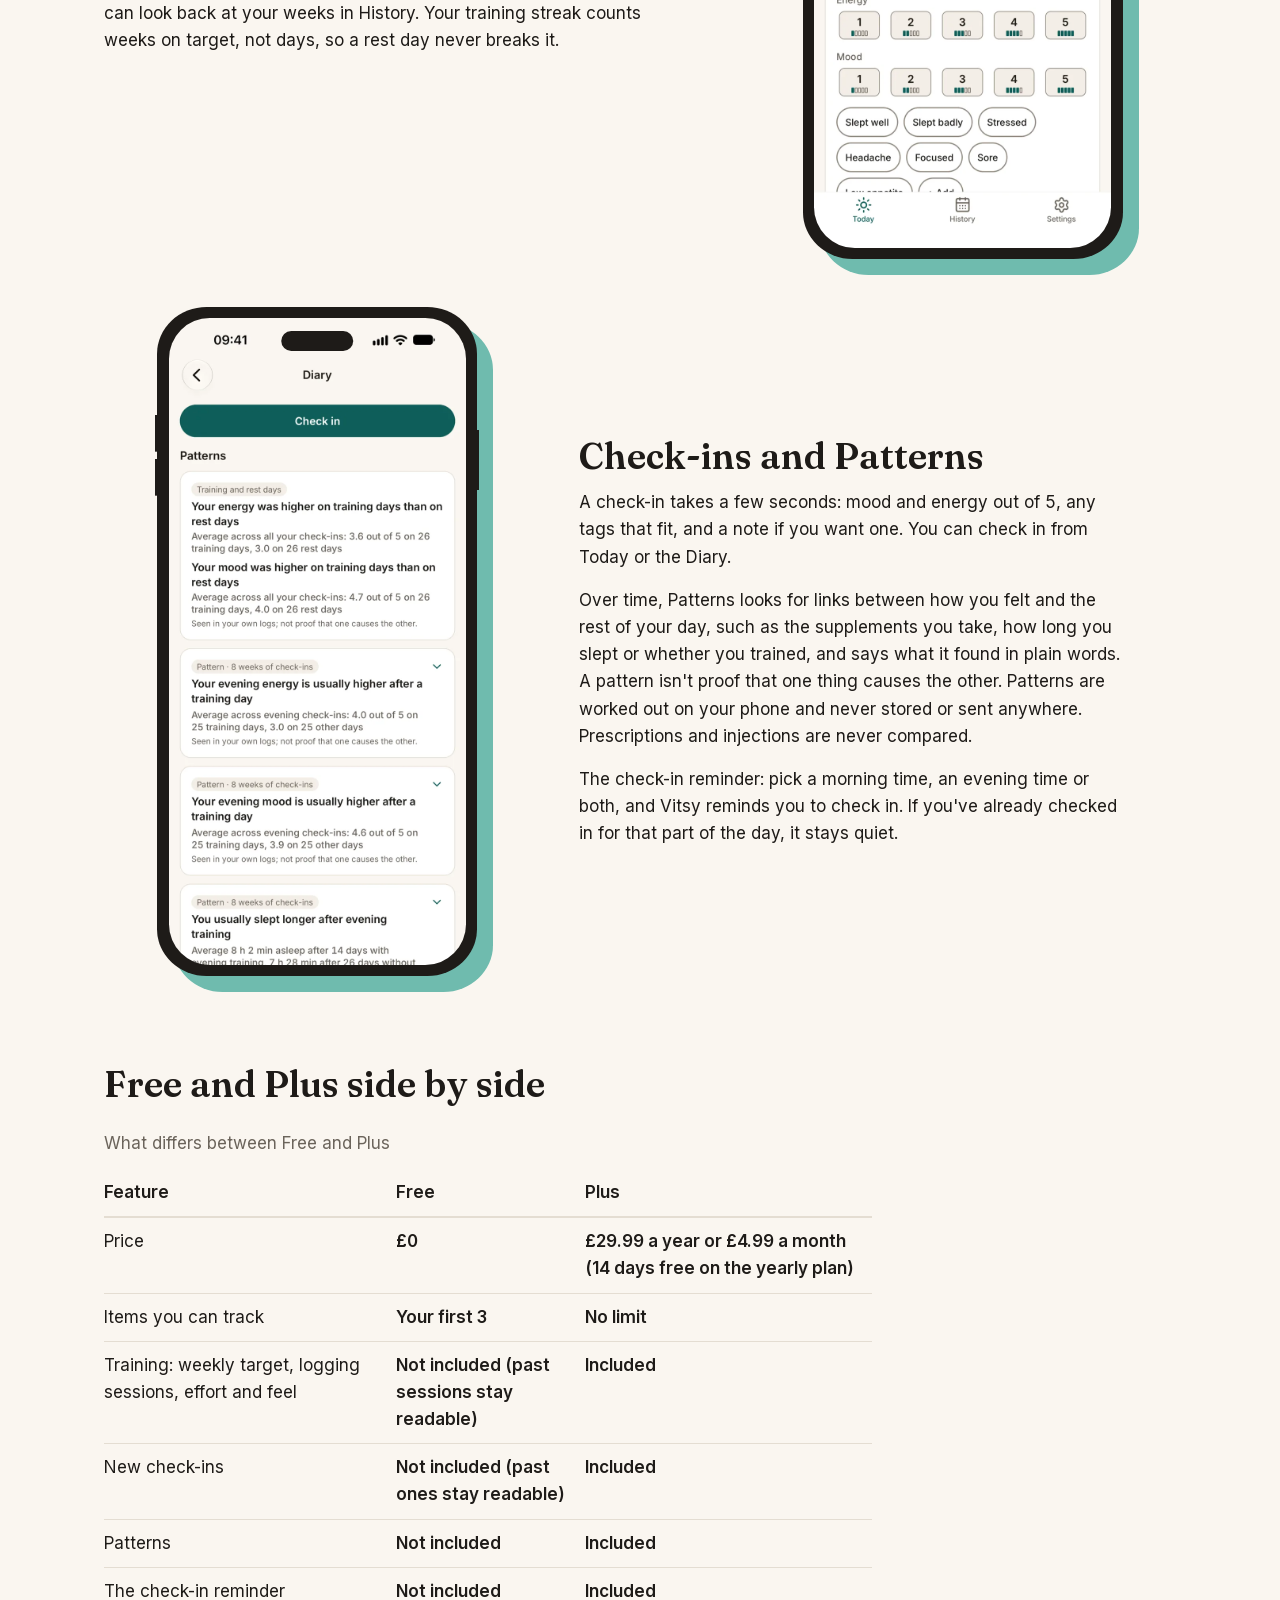
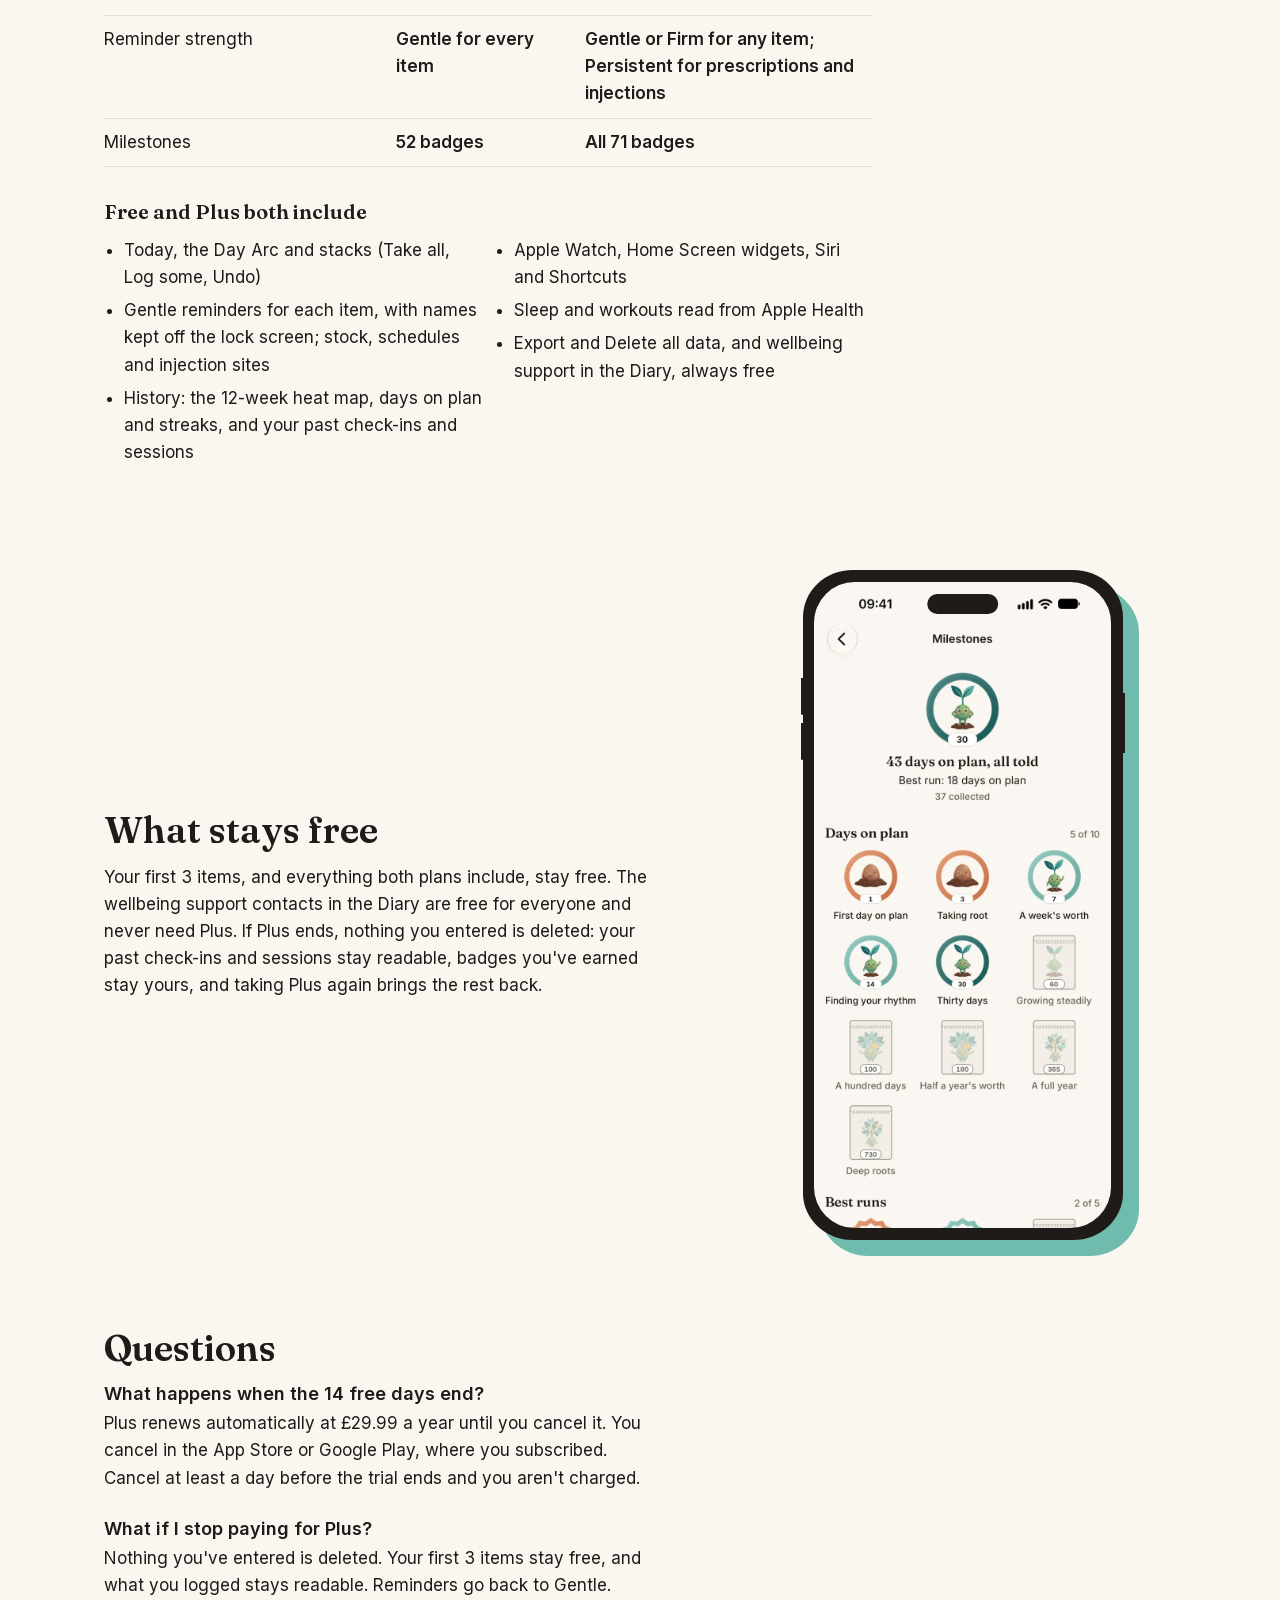
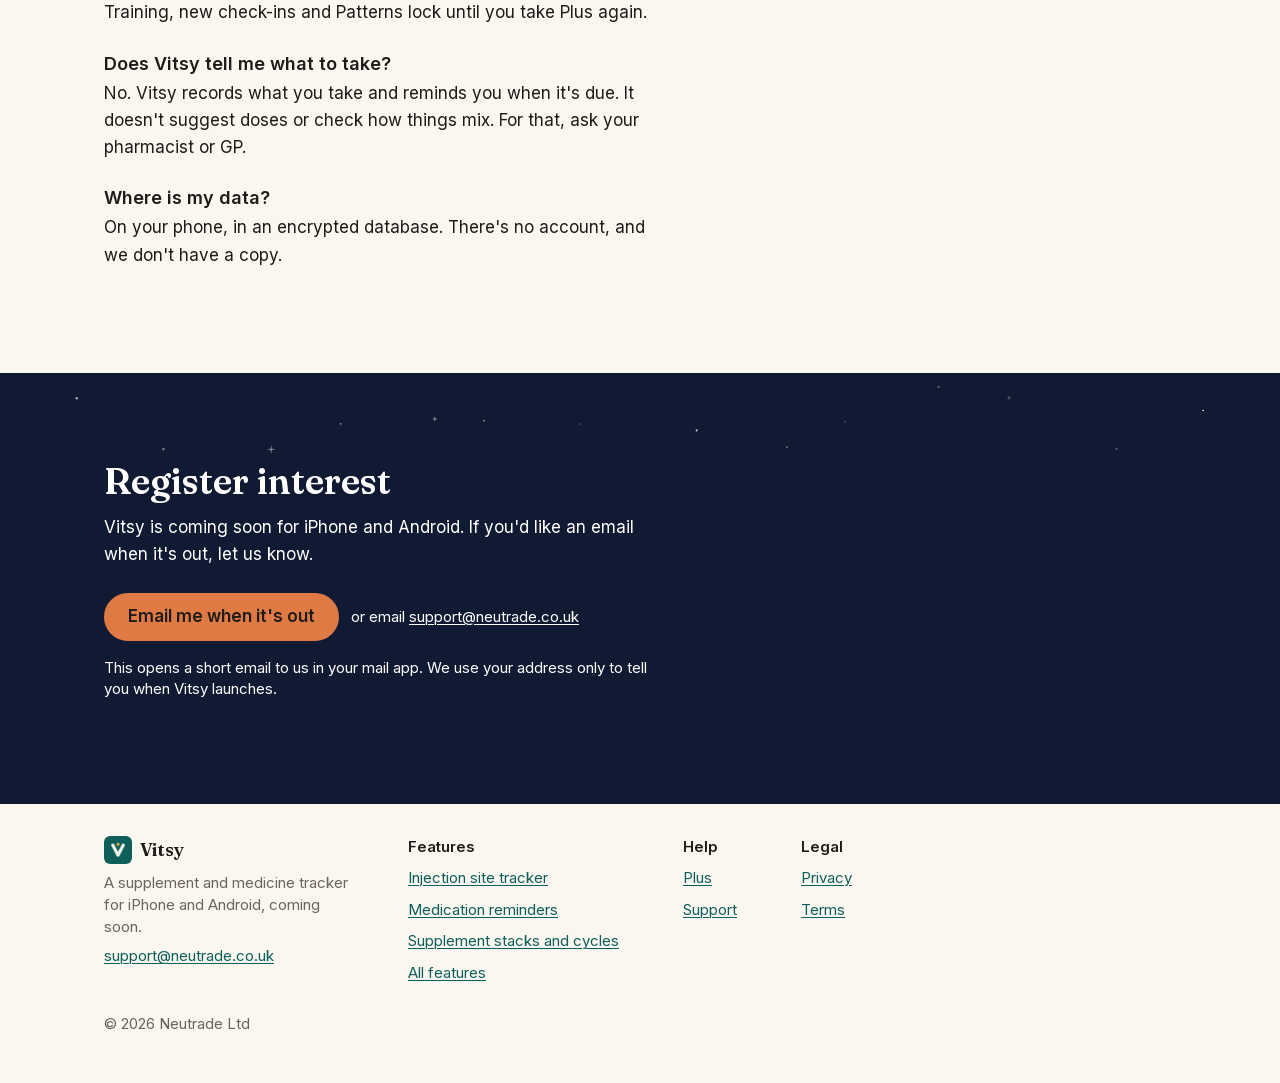
<file: pricing/index.html>
<!doctype html>
<html lang="en-GB" data-theme="light">
<head>
<meta charset="utf-8">
<meta http-equiv="Content-Security-Policy" content="default-src 'self'; script-src 'self'; style-src 'self'; img-src 'self'; font-src 'self'; connect-src 'none'; object-src 'none'; base-uri 'none'; form-action 'none'">
<meta name="viewport" content="width=device-width, initial-scale=1">
<title>Vitsy Plus: price, free trial and what stays free</title>
<meta name="description" content="Free for up to 3 items. Plus removes the limit and adds Training, Diary check-ins and firmer reminders: £29.99 a year after 14 days free, or £4.99 a month.">
<link rel="canonical" href="https://vitsy.app/pricing/">
<meta name="color-scheme" content="light">
<link rel="preload" href="/assets/fonts/fraunces-600.woff2" as="font" type="font/woff2" crossorigin>
<link rel="icon" href="/favicon.ico" sizes="48x48">
<link rel="icon" href="/assets/icon-192.png" type="image/png" sizes="192x192">
<link rel="apple-touch-icon" href="/apple-touch-icon.png">
<link rel="stylesheet" href="/assets/tokens.css">
<link rel="stylesheet" href="/assets/site.css">
<meta property="og:type" content="website">
<meta property="og:site_name" content="Vitsy">
<meta property="og:locale" content="en_GB">
<meta property="og:title" content="Vitsy Plus: 14 days free, then £29.99 a year">
<meta property="og:description" content="Vitsy is free for up to 3 items. Plus tracks everything you take, with Training, Diary check-ins, Patterns and firmer reminders.">
<meta property="og:url" content="https://vitsy.app/pricing/">
<meta property="og:image" content="https://vitsy.app/assets/og-vitsy.png">
<meta property="og:image:width" content="1200">
<meta property="og:image:height" content="630">
<meta property="og:image:alt" content="Track your supplements and medication on your phone: Vitsy's Today screen in a phone on Thursday 5 November, showing 3 of 7 logged, a B12 injection and a blood pressure tablet.">
<meta name="twitter:card" content="summary_large_image">
<meta name="twitter:image:alt" content="Track your supplements and medication on your phone: Vitsy's Today screen in a phone on Thursday 5 November, showing 3 of 7 logged, a B12 injection and a blood pressure tablet.">
<script type="application/ld+json">{"@context":"https://schema.org","@type":"WebPage","@id":"https://vitsy.app/pricing/#webpage","url":"https://vitsy.app/pricing/","name":"Vitsy Plus: price, free trial and what stays free","description":"Free for up to 3 items. Plus removes the limit and adds Training, Diary check-ins and firmer reminders: £29.99 a year after 14 days free, or £4.99 a month.","inLanguage":"en-GB","isPartOf":{"@id":"https://vitsy.app/#website"},"about":{"@id":"https://vitsy.app/#app"}}</script>
</head>
<body>
<a class="skip" href="#main">Skip to content</a>
<header class="site-header">
  <div class="wrap">
    <a class="brand" href="/" aria-label="Vitsy home"><img src="/assets/icon-128.png" width="36" height="36" alt=""><span class="brand-name">Vitsy</span></a>
    <nav class="site-nav" aria-label="Main">
      <ul>
        <li><a href="/#features">Features</a></li>
        <li><a href="/pricing/" aria-current="page">Plus</a></li>
        <li><a href="/support/">Support</a></li>
      </ul>
    </nav>
  </div>
</header>

<main id="main" class="bands">
  <div class="band band-intro">
    <div class="wrap">
      <h1>Vitsy Plus</h1>
      <p class="lead">Vitsy is free for up to 3 items. Plus removes the limit and adds Training, Diary check-ins, Patterns and firmer reminders.</p>

      <div class="plans">
        <section class="card plan" aria-labelledby="free-title">
          <h2 id="free-title">Free</h2>
          <p class="price">&pound;0</p>
          <p class="muted">No time limit.</p>
          <ul class="ticks">
            <li>Up to 3 items</li>
            <li>Today, the Day Arc, stacks and Gentle reminders</li>
            <li>Stock, schedules, injection sites and History</li>
            <li>Apple Watch, widgets and Siri</li>
            <li>Export and Delete all data</li>
          </ul>
        </section>

        <section class="card plan plus" aria-labelledby="plus-title">
          <h2 id="plus-title">Plus</h2>
          <p class="price">14 days free, then &pound;29.99 a year</p>
          <p class="price-per-month">&pound;2.50 a month, billed yearly</p>
          <p class="plan-note">or &pound;4.99 a month, with no free days.</p>
          <ul class="ticks">
              <li>No item limit</li>
              <li>Training: a weekly target, sessions and a streak counted in weeks</li>
              <li>Diary check-ins and Patterns</li>
              <li>The check-in reminder</li>
              <li>Firm reminders, and Persistent for prescriptions and injections</li>
              <li>19 more milestone badges (71 in all)</li>
          </ul>
        </section>
      </div>

      <div class="actions">
        <a class="button secondary" href="mailto:support@neutrade.co.uk?subject=Vitsy%3A%20let%20me%20know%20when%20it%20launches&amp;body=Please%20email%20me%20when%20Vitsy%20is%20available.%20I%20use%3A%20iPhone%20%2F%20Android%20(delete%20as%20needed).">Email me when it's out</a>
        <p class="or-email">or email <a href="mailto:support@neutrade.co.uk">support@neutrade.co.uk</a></p>
      </div>
      <p class="small muted">This opens a short email to us in your mail app. We use your address only to tell you when Vitsy launches.</p>
      <p class="small muted">UK prices; the App Store shows the price in your currency. You subscribe through the App Store or Google Play, and you cancel there too.</p>
      <blockquote class="promise">
        <p>Your first 3 items are free, for as long as we run Vitsy. Nothing you enter is ever deleted because of payment status.</p>
      </blockquote>
    </div>
  </div>

  <div class="band rows">
    <div class="wrap">
      <section id="training" class="chapter--row" aria-labelledby="training-title">
        <div class="chapter-grid split">
          <div class="text">
            <h2 id="training-title">Training</h2>
            <p>Set a weekly target, say four sessions, and Today shows your week as a row of dots that fill in as you train. Workouts from Apple Health count on their own. You can also log a session yourself, or tap I've just trained as you finish.</p>
            <p>Add how hard a session was, how it felt and a short note, so you can look back at your weeks in History. Your training streak counts weeks on target, not days, so a rest day never breaks it.</p>
          </div>
          <figure class="shot">
            <div class="phone">
              <img class="screen" src="/assets/screens/training-light.webp" width="750" height="1629" loading="lazy" alt="Today, further down: the end of the Evening stack with Iron, Magnesium glycinate and Take all; the Training card on a rest day, with no training recorded today, three of four dots filled, 3 of 4 this week and 10 weeks on target, with I've just trained and Log a session; then the check-in card, How are you feeling?, with Energy, Mood and tags.">
            </div>
          </figure>
        </div>
      </section>

      <section id="check-ins" class="chapter--row chapter--flip" aria-labelledby="check-ins-title">
        <div class="chapter-grid split">
          <div class="text">
            <h2 id="check-ins-title">Check-ins and Patterns</h2>
            <p>A check-in takes a few seconds: mood and energy out of 5, any tags that fit, and a note if you want one. You can check in from Today or the Diary.</p>
            <p>Over time, Patterns looks for links between how you felt and the rest of your day, such as the supplements you take, how long you slept or whether you trained, and says what it found in plain words. A pattern isn't proof that one thing causes the other. Patterns are worked out on your phone and never stored or sent anywhere. Prescriptions and injections are never compared.</p>
            <p id="check-in-reminder">The check-in reminder: pick a morning time, an evening time or both, and Vitsy reminds you to check in. If you've already checked in for that part of the day, it stays quiet.</p>
          </div>
          <figure class="shot">
            <div class="phone">
              <img class="screen" src="/assets/screens/diary-patterns-light.webp" width="750" height="1629" loading="lazy" alt="Diary Patterns from your own check-ins: energy and mood were higher on training days than on rest days, evening energy and evening mood are usually higher after a training day, and you usually slept longer after evening training. The first three note that it is not proof that one causes the other.">
            </div>
          </figure>
        </div>
      </section>
    </div>
  </div>

  <section id="compare" class="band" aria-labelledby="compare-title">
    <div class="wrap">
      <h2 id="compare-title">Free and Plus side by side</h2>
      <div class="table-wrap" role="region" aria-labelledby="compare-caption" tabindex="0">
        <table class="compare">
          <caption id="compare-caption">What differs between Free and Plus</caption>
          <thead>
            <tr>
              <th scope="col">Feature</th>
              <th scope="col">Free</th>
              <th scope="col">Plus</th>
            </tr>
          </thead>
          <tbody>
            <tr><th scope="row">Price</th><td>&pound;0</td><td>&pound;29.99 a year or &pound;4.99 a month (14 days free on the yearly plan)</td></tr>
            <tr><th scope="row">Items you can track</th><td>Your first 3</td><td>No limit</td></tr>
            <tr><th scope="row">Training: weekly target, logging sessions, effort and feel</th><td>Not included (past sessions stay readable)</td><td>Included</td></tr>
            <tr><th scope="row">New check-ins</th><td>Not included (past ones stay readable)</td><td>Included</td></tr>
            <tr><th scope="row">Patterns</th><td>Not included</td><td>Included</td></tr>
            <tr><th scope="row">The check-in reminder</th><td>Not included</td><td>Included</td></tr>
            <tr><th scope="row">Reminder strength</th><td>Gentle for every item</td><td>Gentle or Firm for any item; Persistent for prescriptions and injections</td></tr>
            <tr><th scope="row">Milestones</th><td>52 badges</td><td>All 71 badges</td></tr>
          </tbody>
        </table>
      </div>
      <h3 id="both-title">Free and Plus both include</h3>
      <ul id="both-include" class="ticks cols" aria-labelledby="both-title">
        <li>Today, the Day Arc and stacks (Take all, Log some, Undo)</li>
        <li>Gentle reminders for each item, with names kept off the lock screen; stock, schedules and injection sites</li>
        <li>History: the 12-week heat map, days on plan and streaks, and your past check-ins and sessions</li>
        <li>Apple Watch, Home Screen widgets, Siri and Shortcuts</li>
        <li>Sleep and workouts read from Apple Health</li>
        <li>Export and Delete all data, and wellbeing support in the Diary, always free</li>
      </ul>
    </div>
  </section>

  <section id="stays-free" class="band" aria-labelledby="stays-free-title">
    <div class="wrap chapter-grid split">
      <div class="text">
        <h2 id="stays-free-title">What stays free</h2>
        <p>Your first 3 items, and everything both plans include, stay free. The wellbeing support contacts in the Diary are free for everyone and never need Plus. If Plus ends, nothing you entered is deleted: your past check-ins and sessions stay readable, badges you've earned stay yours, and taking Plus again brings the rest back.</p>
      </div>
      <figure class="shot">
        <div class="phone">
          <img class="screen" src="/assets/screens/milestone-progress-light.webp" width="750" height="1629" loading="lazy" alt="The Milestones page: a 30-day badge at the top, 43 days on plan all told, a best run of 18 days and 37 badges collected, then Days on plan with 5 of 10 badges earned and the rest still to come, and the start of Best runs.">
        </div>
      </figure>
    </div>
  </section>

  <section id="questions" class="band" aria-labelledby="questions-title">
    <div class="wrap-narrow">
      <h2 id="questions-title">Questions</h2>
      <dl class="faq">
      <dt>What happens when the 14 free days end?</dt>
      <dd>Plus renews automatically at &pound;29.99 a year until you cancel it. You cancel in the App Store or Google Play, where you subscribed. Cancel at least a day before the trial ends and you aren't charged.</dd>
      <dt>What if I stop paying for Plus?</dt>
      <dd>Nothing you've entered is deleted. Your first 3 items stay free, and what you logged stays readable. Reminders go back to Gentle. Training, new check-ins and Patterns lock until you take Plus again.</dd>
      <dt>Does Vitsy tell me what to take?</dt>
      <dd>No. Vitsy records what you take and reminds you when it's due. It doesn't suggest doses or check how things mix. For that, ask your pharmacist or GP.</dd>
      <dt>Where is my data?</dt>
      <dd>On your phone, in an encrypted database. There's no account, and we don't have a copy.</dd>
      </dl>
    </div>
  </section>

  <div class="band band-night">
    <svg class="night-stars" aria-hidden="true" focusable="false" fill="currentColor"><svg x="78.83%" y="28.29%" overflow="visible"><path d="M2.88 0L0.45 0.45L0 2.88L-0.45 0.45L-2.88 0L-0.45 -0.45L0 -2.88L0.45 -0.45Z" fill-opacity="0.37"/></svg><svg x="21.19%" y="86.82%" overflow="visible"><path d="M4.43 0L0.69 0.69L0 4.43L-0.69 0.69L-4.43 0L-0.69 -0.69L0 -4.43L0.69 -0.69Z" fill-opacity="0.48"/></svg><svg x="33.97%" y="52.23%" overflow="visible"><path d="M3.05 0L0.47 0.47L0 3.05L-0.47 0.47L-3.05 0L-0.47 -0.47L0 -3.05L0.47 -0.47Z" fill-opacity="0.6"/></svg><circle cx="26.61%" cy="57.85%" r="0.81" fill-opacity="0.61"/><circle cx="73.33%" cy="15.96%" r="1.16" fill-opacity="0.35"/><circle cx="37.82%" cy="54.3%" r="0.79" fill-opacity="0.77"/><circle cx="66.01%" cy="55.42%" r="0.73" fill-opacity="0.37"/><circle cx="6%" cy="28.67%" r="1.24" fill-opacity="0.61"/><circle cx="87.23%" cy="86.13%" r="1" fill-opacity="0.35"/><circle cx="12.77%" cy="86.42%" r="1.24" fill-opacity="0.44"/><circle cx="61.47%" cy="84.26%" r="0.8" fill-opacity="0.53"/><circle cx="54.43%" cy="65.28%" r="1.11" fill-opacity="0.73"/><circle cx="94%" cy="42.58%" r="0.82" fill-opacity="0.97"/><circle cx="45.27%" cy="57.97%" r="0.77" fill-opacity="0.36"/></svg>
    <div class="wrap-narrow">
      <section id="register" aria-labelledby="register-title">
        <h2 id="register-title">Register interest</h2>
        <p>Vitsy is coming soon for iPhone and Android. If you'd like an email when it's out, let us know.</p>
        <div class="actions">
          <a class="button secondary" href="mailto:support@neutrade.co.uk?subject=Vitsy%3A%20let%20me%20know%20when%20it%20launches&amp;body=Please%20email%20me%20when%20Vitsy%20is%20available.%20I%20use%3A%20iPhone%20%2F%20Android%20(delete%20as%20needed).">Email me when it's out</a>
          <p class="or-email">or email <a href="mailto:support@neutrade.co.uk">support@neutrade.co.uk</a></p>
        </div>
        <p class="small">This opens a short email to us in your mail app. We use your address only to tell you when Vitsy launches.</p>
      </section>
    </div>
  </div>
</main>

<footer class="site-footer">
  <div class="wrap footer-grid">
    <div class="footer-about">
      <p class="footer-brand"><img src="/assets/icon-128.png" width="28" height="28" alt="">Vitsy</p>
      <p>A supplement and medicine tracker for iPhone and Android, coming soon.</p>
      <p class="footer-mail"><a href="mailto:support@neutrade.co.uk">support@neutrade.co.uk</a></p>
    </div>
    <nav class="footer-nav" aria-label="Footer">
      <div>
        <p class="footer-title" id="footer-features">Features</p>
        <ul id="footer-features-list" aria-labelledby="footer-features">
          <li><a href="/injection-site-tracker/">Injection site tracker</a></li>
          <li><a href="/medication-reminders/">Medication reminders</a></li>
          <li><a href="/supplement-tracker/">Supplement stacks and cycles</a></li>
          <li><a href="/#features">All features</a></li>
        </ul>
      </div>
      <div>
        <p class="footer-title" id="footer-help">Help</p>
        <ul aria-labelledby="footer-help">
          <li><a href="/pricing/">Plus</a></li>
          <li><a href="/support/">Support</a></li>
        </ul>
      </div>
      <div>
        <p class="footer-title" id="footer-legal">Legal</p>
        <ul aria-labelledby="footer-legal">
          <li><a href="/privacy/">Privacy</a></li>
          <li><a href="/terms/">Terms</a></li>
        </ul>
      </div>
    </nav>
    <p class="footer-legal">&copy; 2026 Neutrade Ltd</p>
  </div>
</footer>
</body>
</html>
</file>
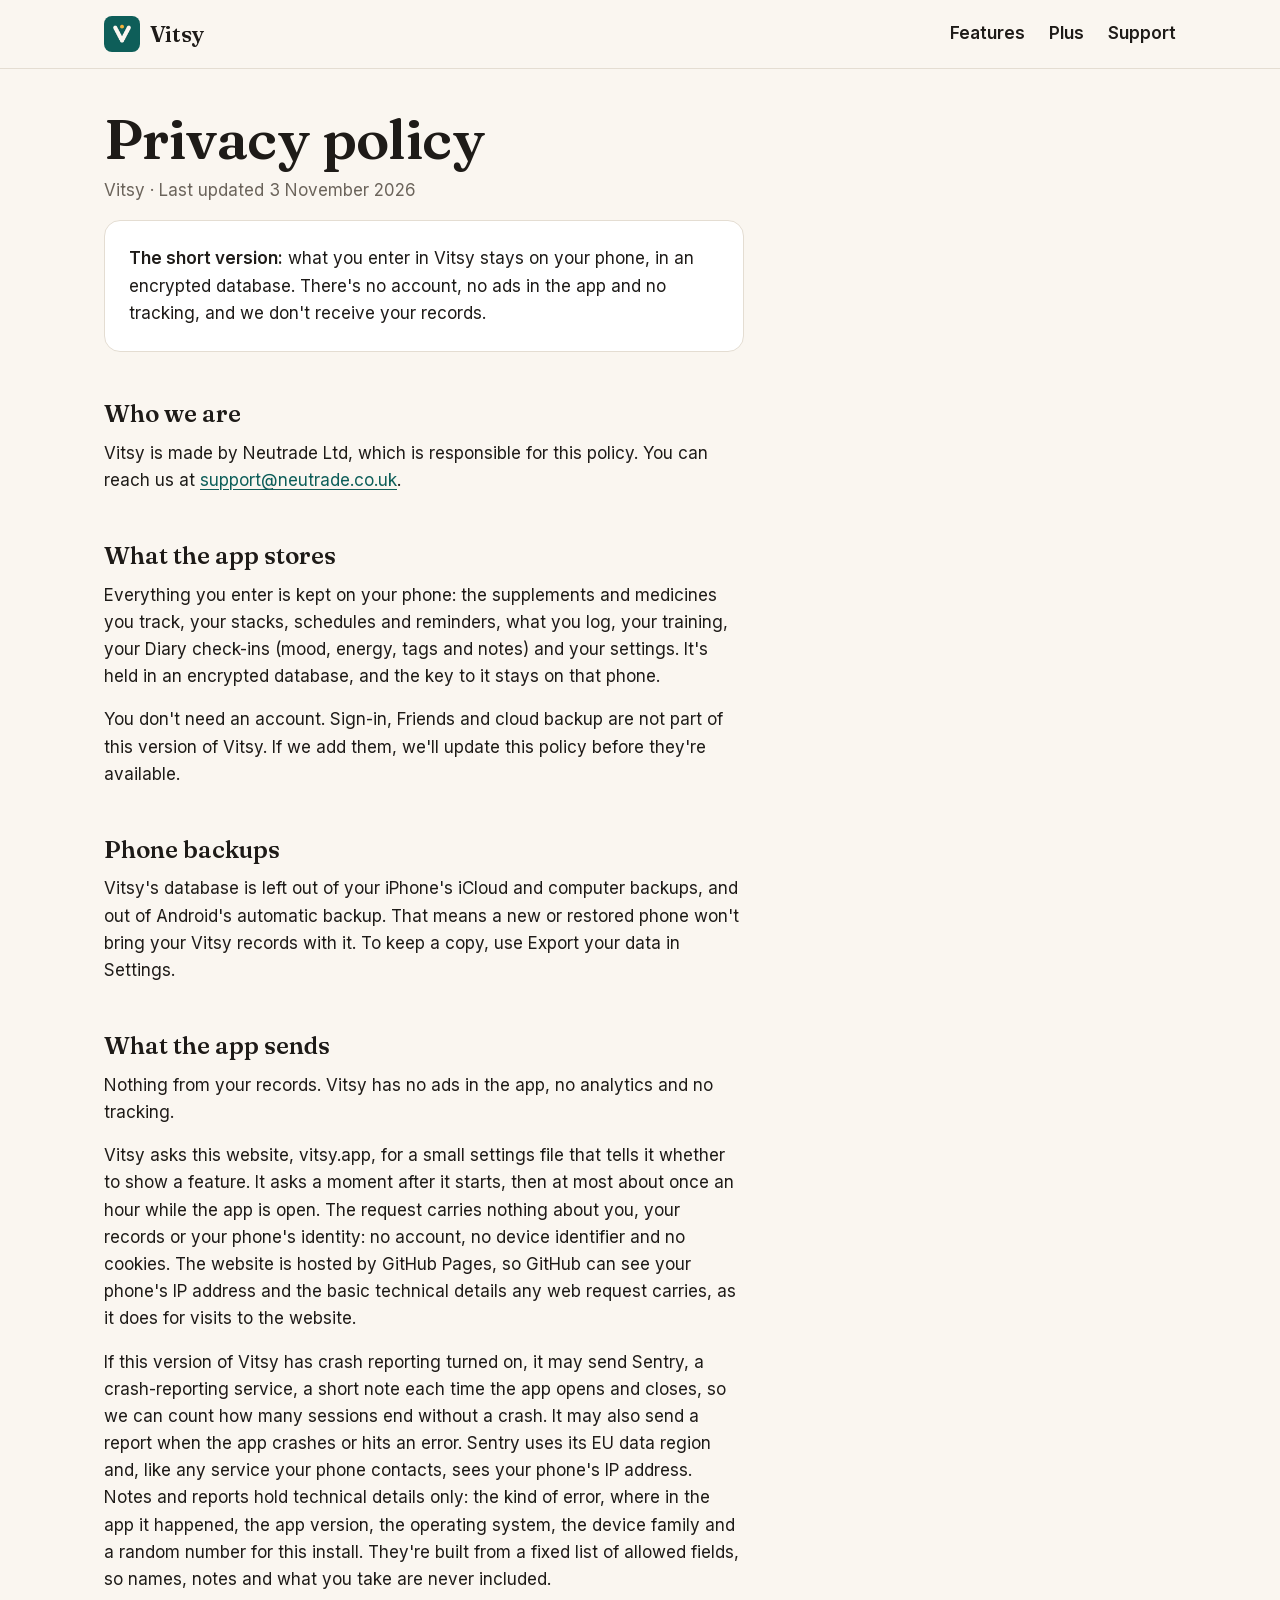
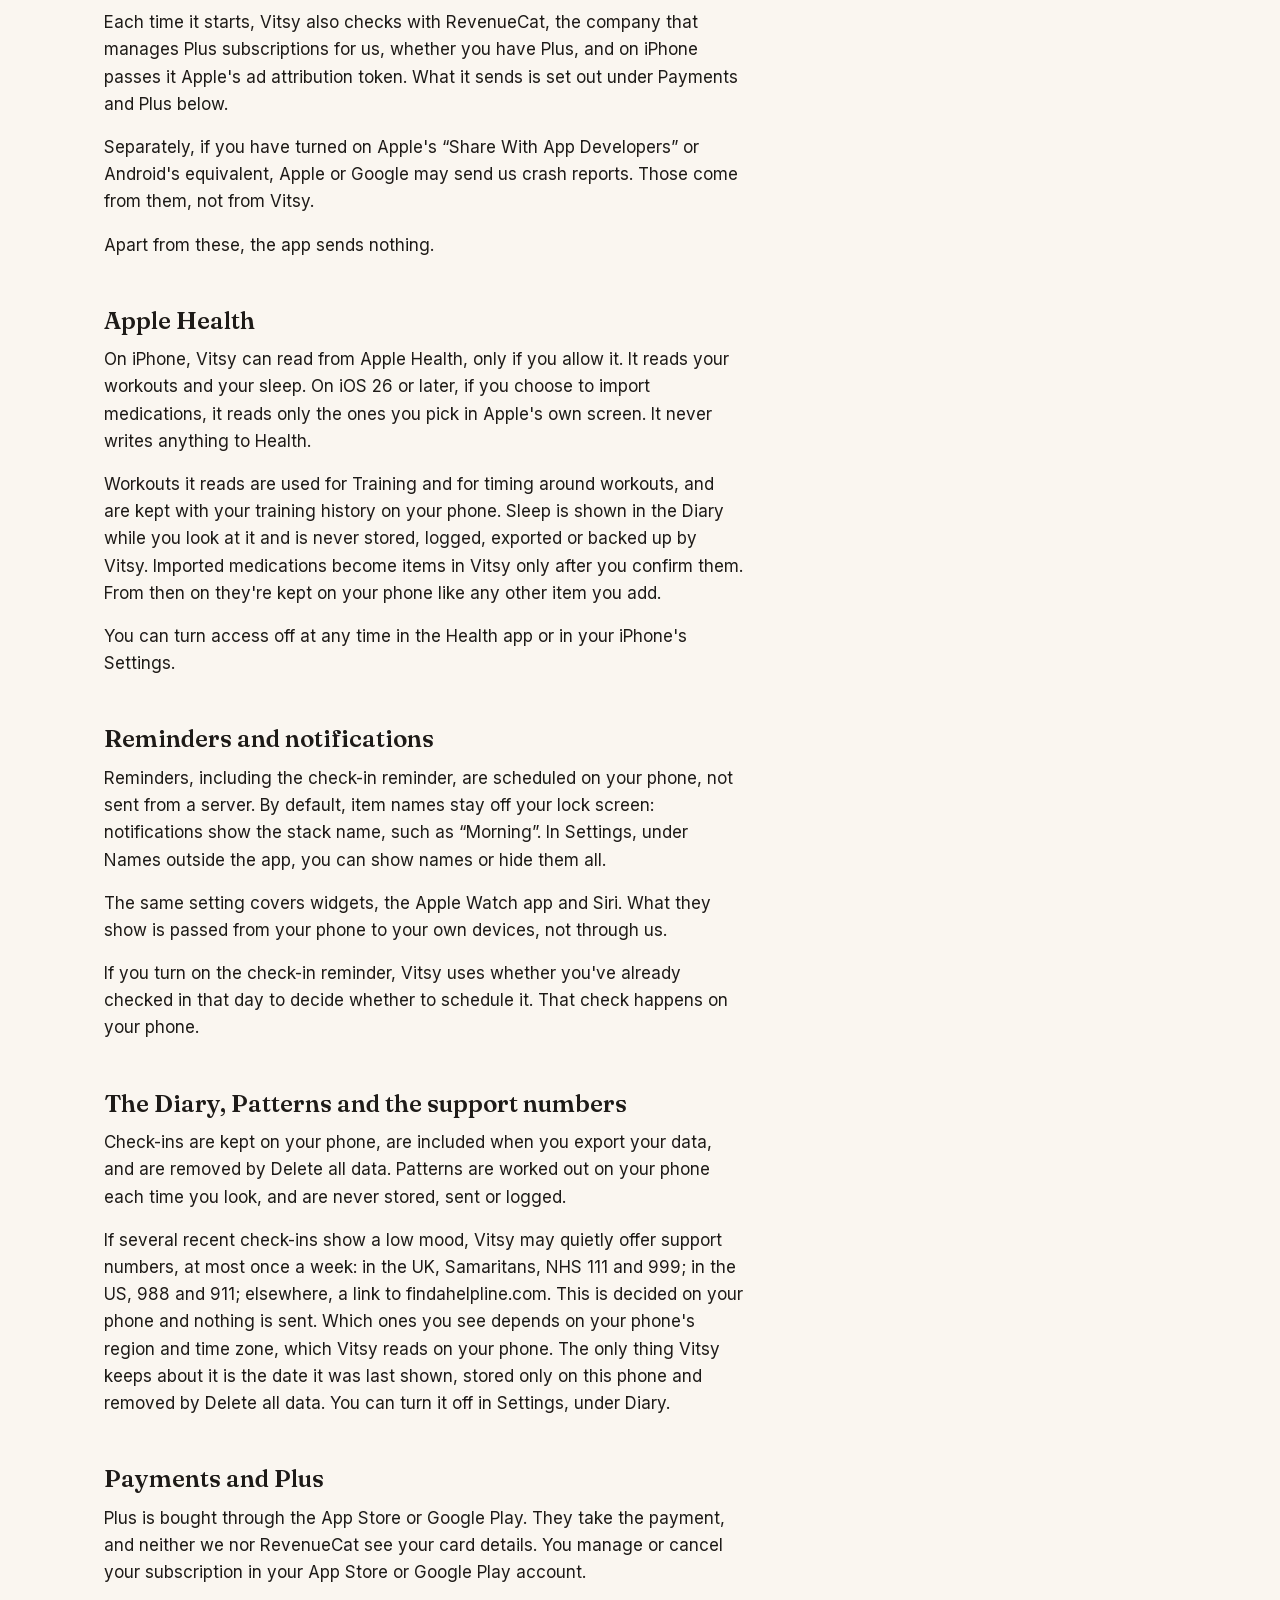
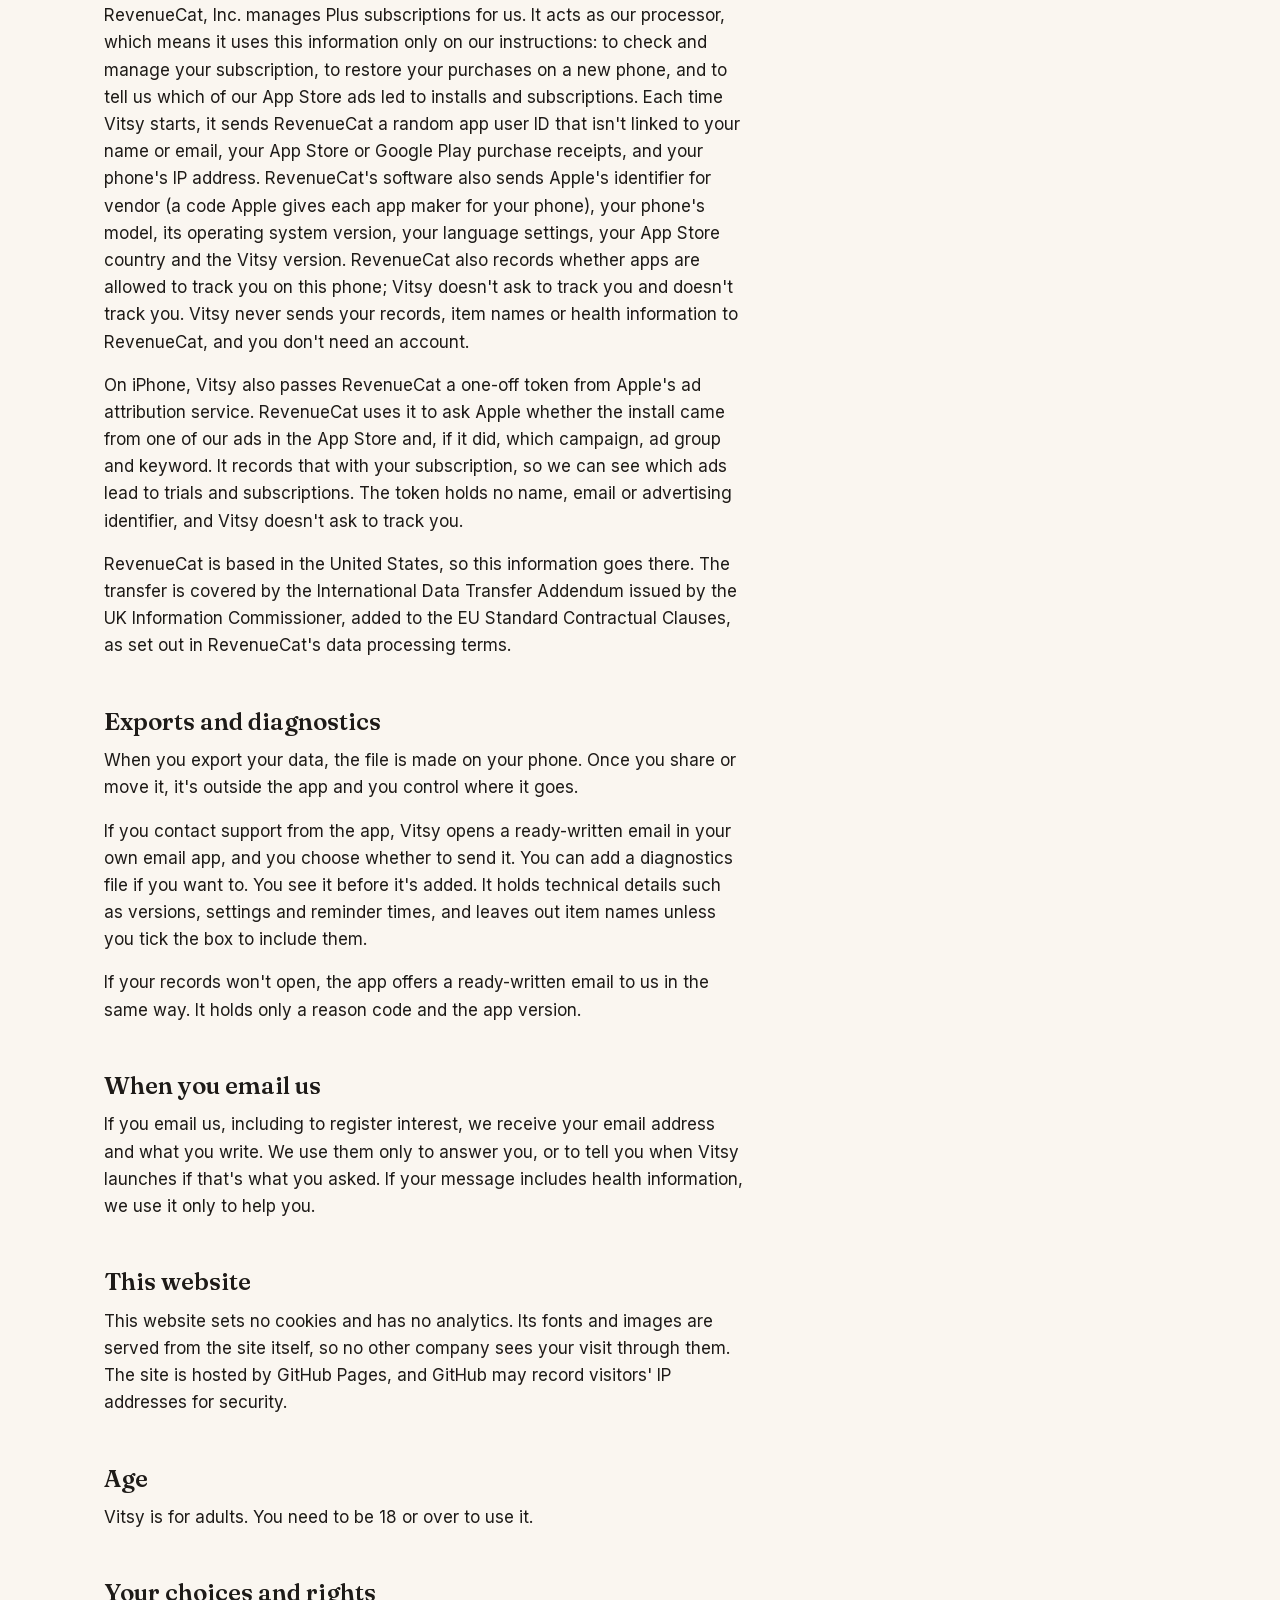
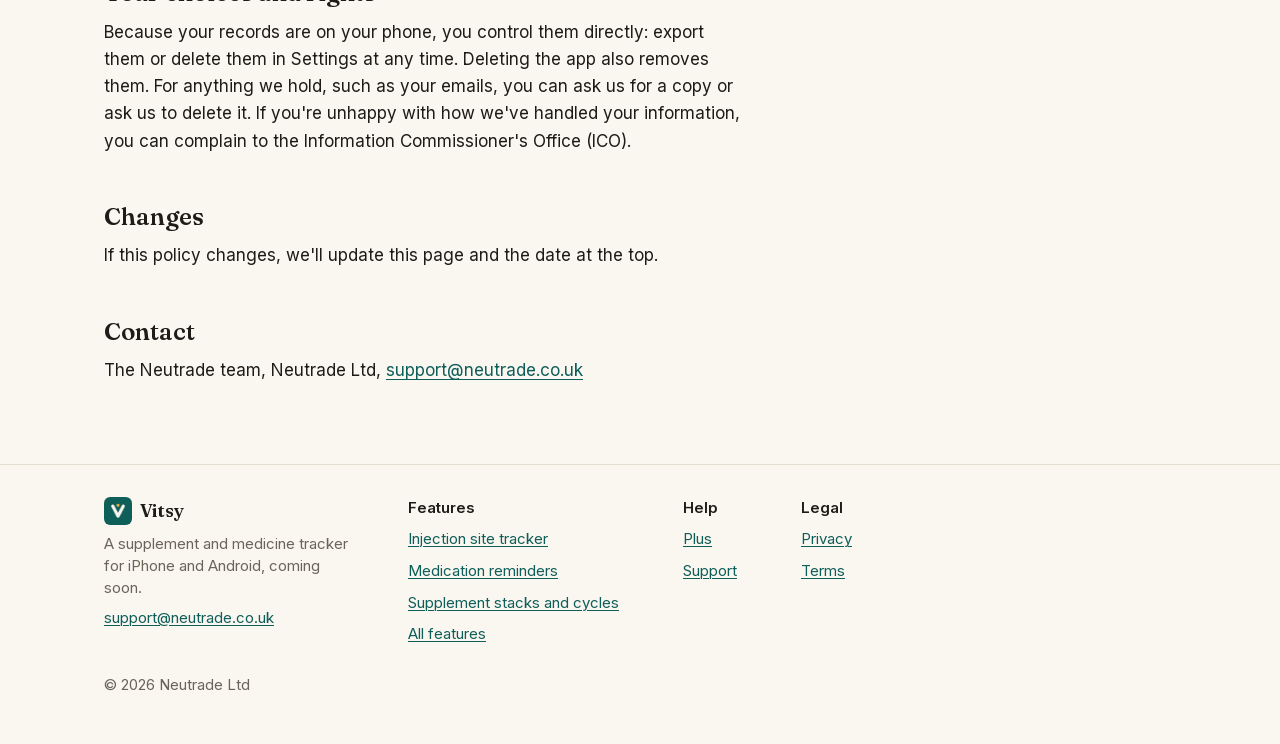
<file: privacy/index.html>
<!doctype html>
<html lang="en-GB" data-theme="light">
<head>
<meta charset="utf-8">
<meta http-equiv="Content-Security-Policy" content="default-src 'self'; script-src 'self'; style-src 'self'; img-src 'self'; font-src 'self'; connect-src 'none'; object-src 'none'; base-uri 'none'; form-action 'none'">
<meta name="viewport" content="width=device-width, initial-scale=1">
<title>Vitsy privacy policy: what stays on your phone</title>
<meta name="description" content="How Vitsy handles your information: what stays on your phone, what Apple Health access is used for, and the little that ever leaves it.">
<link rel="canonical" href="https://vitsy.app/privacy/">
<meta name="color-scheme" content="light">
<link rel="preload" href="/assets/fonts/fraunces-600.woff2" as="font" type="font/woff2" crossorigin>
<link rel="icon" href="/favicon.ico" sizes="48x48">
<link rel="icon" href="/assets/icon-192.png" type="image/png" sizes="192x192">
<link rel="apple-touch-icon" href="/apple-touch-icon.png">
<link rel="stylesheet" href="/assets/tokens.css">
<link rel="stylesheet" href="/assets/site.css">
<meta property="og:type" content="website">
<meta property="og:site_name" content="Vitsy">
<meta property="og:locale" content="en_GB">
<meta property="og:title" content="Vitsy privacy policy">
<meta property="og:description" content="How Vitsy handles your information: what stays on your phone, what Apple Health access is used for, and the little that ever leaves it.">
<meta property="og:url" content="https://vitsy.app/privacy/">
<meta property="og:image" content="https://vitsy.app/assets/og-vitsy.png">
<meta property="og:image:width" content="1200">
<meta property="og:image:height" content="630">
<meta property="og:image:alt" content="Track your supplements and medication on your phone: Vitsy's Today screen in a phone on Thursday 5 November, showing 3 of 7 logged, a B12 injection and a blood pressure tablet.">
<meta name="twitter:card" content="summary_large_image">
<meta name="twitter:image:alt" content="Track your supplements and medication on your phone: Vitsy's Today screen in a phone on Thursday 5 November, showing 3 of 7 logged, a B12 injection and a blood pressure tablet.">
<script type="application/ld+json">{"@context":"https://schema.org","@type":"WebPage","@id":"https://vitsy.app/privacy/#webpage","url":"https://vitsy.app/privacy/","name":"Vitsy privacy policy: what stays on your phone","description":"How Vitsy handles your information: what stays on your phone, what Apple Health access is used for, and the little that ever leaves it.","inLanguage":"en-GB","isPartOf":{"@id":"https://vitsy.app/#website"}}</script>
</head>
<body>
<a class="skip" href="#main">Skip to content</a>
<header class="site-header">
  <div class="wrap">
    <a class="brand" href="/" aria-label="Vitsy home"><img src="/assets/icon-128.png" width="36" height="36" alt=""><span class="brand-name">Vitsy</span></a>
    <nav class="site-nav" aria-label="Main">
      <ul>
        <li><a href="/#features">Features</a></li>
        <li><a href="/pricing/">Plus</a></li>
        <li><a href="/support/">Support</a></li>
      </ul>
    </nav>
  </div>
</header>

<main id="main" class="wrap page prose">
  <h1>Privacy policy</h1>
  <p class="updated">Vitsy &middot; Last updated 3 November 2026</p>

  <div class="card">
    <p><strong>The short version:</strong> what you enter in Vitsy stays on your phone, in an encrypted database. There's no account, no ads in the app and no tracking, and we don't receive your records.</p>
  </div>

  <h2>Who we are</h2>
  <p>Vitsy is made by Neutrade Ltd, which is responsible for this policy. You can reach us at <a href="mailto:support@neutrade.co.uk">support@neutrade.co.uk</a>.</p>

  <h2>What the app stores</h2>
  <p>Everything you enter is kept on your phone: the supplements and medicines you track, your stacks, schedules and reminders, what you log, your training, your Diary check-ins (mood, energy, tags and notes) and your settings. It's held in an encrypted database, and the key to it stays on that phone.</p>
  <p>You don't need an account. Sign-in, Friends and cloud backup are not part of this version of Vitsy. If we add them, we'll update this policy before they're available.</p>

  <h2>Phone backups</h2>
  <p>Vitsy's database is left out of your iPhone's iCloud and computer backups, and out of Android's automatic backup. That means a new or restored phone won't bring your Vitsy records with it. To keep a copy, use Export your data in Settings.</p>

  <h2>What the app sends</h2>
  <p>Nothing from your records. Vitsy has no ads in the app, no analytics and no tracking.</p>
  <p>Vitsy asks this website, vitsy.app, for a small settings file that tells it whether to show a feature. It asks a moment after it starts, then at most about once an hour while the app is open. The request carries nothing about you, your records or your phone's identity: no account, no device identifier and no cookies. The website is hosted by GitHub Pages, so GitHub can see your phone's IP address and the basic technical details any web request carries, as it does for visits to the website.</p>
  <p>If this version of Vitsy has crash reporting turned on, it may send Sentry, a crash-reporting service, a short note each time the app opens and closes, so we can count how many sessions end without a crash. It may also send a report when the app crashes or hits an error. Sentry uses its EU data region and, like any service your phone contacts, sees your phone's IP address. Notes and reports hold technical details only: the kind of error, where in the app it happened, the app version, the operating system, the device family and a random number for this install. They're built from a fixed list of allowed fields, so names, notes and what you take are never included.</p>
  <p>Each time it starts, Vitsy also checks with RevenueCat, the company that manages Plus subscriptions for us, whether you have Plus, and on iPhone passes it Apple's ad attribution token. What it sends is set out under Payments and Plus below.</p>
  <p>Separately, if you have turned on Apple's &ldquo;Share With App Developers&rdquo; or Android's equivalent, Apple or Google may send us crash reports. Those come from them, not from Vitsy.</p>
  <p>Apart from these, the app sends nothing.</p>

  <h2>Apple Health</h2>
  <p>On iPhone, Vitsy can read from Apple Health, only if you allow it. It reads your workouts and your sleep. On iOS 26 or later, if you choose to import medications, it reads only the ones you pick in Apple's own screen. It never writes anything to Health.</p>
  <p>Workouts it reads are used for Training and for timing around workouts, and are kept with your training history on your phone. Sleep is shown in the Diary while you look at it and is never stored, logged, exported or backed up by Vitsy. Imported medications become items in Vitsy only after you confirm them. From then on they're kept on your phone like any other item you add.</p>
  <p>You can turn access off at any time in the Health app or in your iPhone's Settings.</p>

  <h2>Reminders and notifications</h2>
  <p>Reminders, including the check-in reminder, are scheduled on your phone, not sent from a server. By default, item names stay off your lock screen: notifications show the stack name, such as &ldquo;Morning&rdquo;. In Settings, under Names outside the app, you can show names or hide them all.</p>
  <p>The same setting covers widgets, the Apple Watch app and Siri. What they show is passed from your phone to your own devices, not through us.</p>
  <p>If you turn on the check-in reminder, Vitsy uses whether you've already checked in that day to decide whether to schedule it. That check happens on your phone.</p>

  <h2>The Diary, Patterns and the support numbers</h2>
  <p>Check-ins are kept on your phone, are included when you export your data, and are removed by Delete all data. Patterns are worked out on your phone each time you look, and are never stored, sent or logged.</p>
  <p>If several recent check-ins show a low mood, Vitsy may quietly offer support numbers, at most once a week: in the UK, Samaritans, NHS 111 and 999; in the US, 988 and 911; elsewhere, a link to findahelpline.com. This is decided on your phone and nothing is sent. Which ones you see depends on your phone's region and time zone, which Vitsy reads on your phone. The only thing Vitsy keeps about it is the date it was last shown, stored only on this phone and removed by Delete all data. You can turn it off in Settings, under Diary.</p>

  <h2>Payments and Plus</h2>
  <p>Plus is bought through the App Store or Google Play. They take the payment, and neither we nor RevenueCat see your card details. You manage or cancel your subscription in your App Store or Google Play account.</p>
  <p>RevenueCat, Inc. manages Plus subscriptions for us. It acts as our processor, which means it uses this information only on our instructions: to check and manage your subscription, to restore your purchases on a new phone, and to tell us which of our App Store ads led to installs and subscriptions. Each time Vitsy starts, it sends RevenueCat a random app user ID that isn't linked to your name or email, your App Store or Google Play purchase receipts, and your phone's IP address. RevenueCat's software also sends Apple's identifier for vendor (a code Apple gives each app maker for your phone), your phone's model, its operating system version, your language settings, your App Store country and the Vitsy version. RevenueCat also records whether apps are allowed to track you on this phone; Vitsy doesn't ask to track you and doesn't track you. Vitsy never sends your records, item names or health information to RevenueCat, and you don't need an account.</p>
  <p>On iPhone, Vitsy also passes RevenueCat a one-off token from Apple's ad attribution service. RevenueCat uses it to ask Apple whether the install came from one of our ads in the App Store and, if it did, which campaign, ad group and keyword. It records that with your subscription, so we can see which ads lead to trials and subscriptions. The token holds no name, email or advertising identifier, and Vitsy doesn't ask to track you.</p>
  <p>RevenueCat is based in the United States, so this information goes there. The transfer is covered by the International Data Transfer Addendum issued by the UK Information Commissioner, added to the EU Standard Contractual Clauses, as set out in RevenueCat's data processing terms.</p>

  <h2>Exports and diagnostics</h2>
  <p>When you export your data, the file is made on your phone. Once you share or move it, it's outside the app and you control where it goes.</p>
  <p>If you contact support from the app, Vitsy opens a ready-written email in your own email app, and you choose whether to send it. You can add a diagnostics file if you want to. You see it before it's added. It holds technical details such as versions, settings and reminder times, and leaves out item names unless you tick the box to include them.</p>
  <p>If your records won't open, the app offers a ready-written email to us in the same way. It holds only a reason code and the app version.</p>

  <h2>When you email us</h2>
  <p>If you email us, including to register interest, we receive your email address and what you write. We use them only to answer you, or to tell you when Vitsy launches if that's what you asked. If your message includes health information, we use it only to help you.</p>

  <h2>This website</h2>
  <p>This website sets no cookies and has no analytics. Its fonts and images are served from the site itself, so no other company sees your visit through them. The site is hosted by GitHub Pages, and GitHub may record visitors' IP addresses for security.</p>

  <h2>Age</h2>
  <p>Vitsy is for adults. You need to be 18 or over to use it.</p>

  <h2>Your choices and rights</h2>
  <p>Because your records are on your phone, you control them directly: export them or delete them in Settings at any time. Deleting the app also removes them. For anything we hold, such as your emails, you can ask us for a copy or ask us to delete it. If you're unhappy with how we've handled your information, you can complain to the Information Commissioner's Office (ICO).</p>

  <h2>Changes</h2>
  <p>If this policy changes, we'll update this page and the date at the top.</p>

  <h2>Contact</h2>
  <p>The Neutrade team, Neutrade Ltd, <a href="mailto:support@neutrade.co.uk">support@neutrade.co.uk</a></p>
</main>

<footer class="site-footer">
  <div class="wrap footer-grid">
    <div class="footer-about">
      <p class="footer-brand"><img src="/assets/icon-128.png" width="28" height="28" alt="">Vitsy</p>
      <p>A supplement and medicine tracker for iPhone and Android, coming soon.</p>
      <p class="footer-mail"><a href="mailto:support@neutrade.co.uk">support@neutrade.co.uk</a></p>
    </div>
    <nav class="footer-nav" aria-label="Footer">
      <div>
        <p class="footer-title" id="footer-features">Features</p>
        <ul id="footer-features-list" aria-labelledby="footer-features">
          <li><a href="/injection-site-tracker/">Injection site tracker</a></li>
          <li><a href="/medication-reminders/">Medication reminders</a></li>
          <li><a href="/supplement-tracker/">Supplement stacks and cycles</a></li>
          <li><a href="/#features">All features</a></li>
        </ul>
      </div>
      <div>
        <p class="footer-title" id="footer-help">Help</p>
        <ul aria-labelledby="footer-help">
          <li><a href="/pricing/">Plus</a></li>
          <li><a href="/support/">Support</a></li>
        </ul>
      </div>
      <div>
        <p class="footer-title" id="footer-legal">Legal</p>
        <ul aria-labelledby="footer-legal">
          <li><a href="/privacy/" aria-current="page">Privacy</a></li>
          <li><a href="/terms/">Terms</a></li>
        </ul>
      </div>
    </nav>
    <p class="footer-legal">&copy; 2026 Neutrade Ltd</p>
  </div>
</footer>
</body>
</html>
</file>
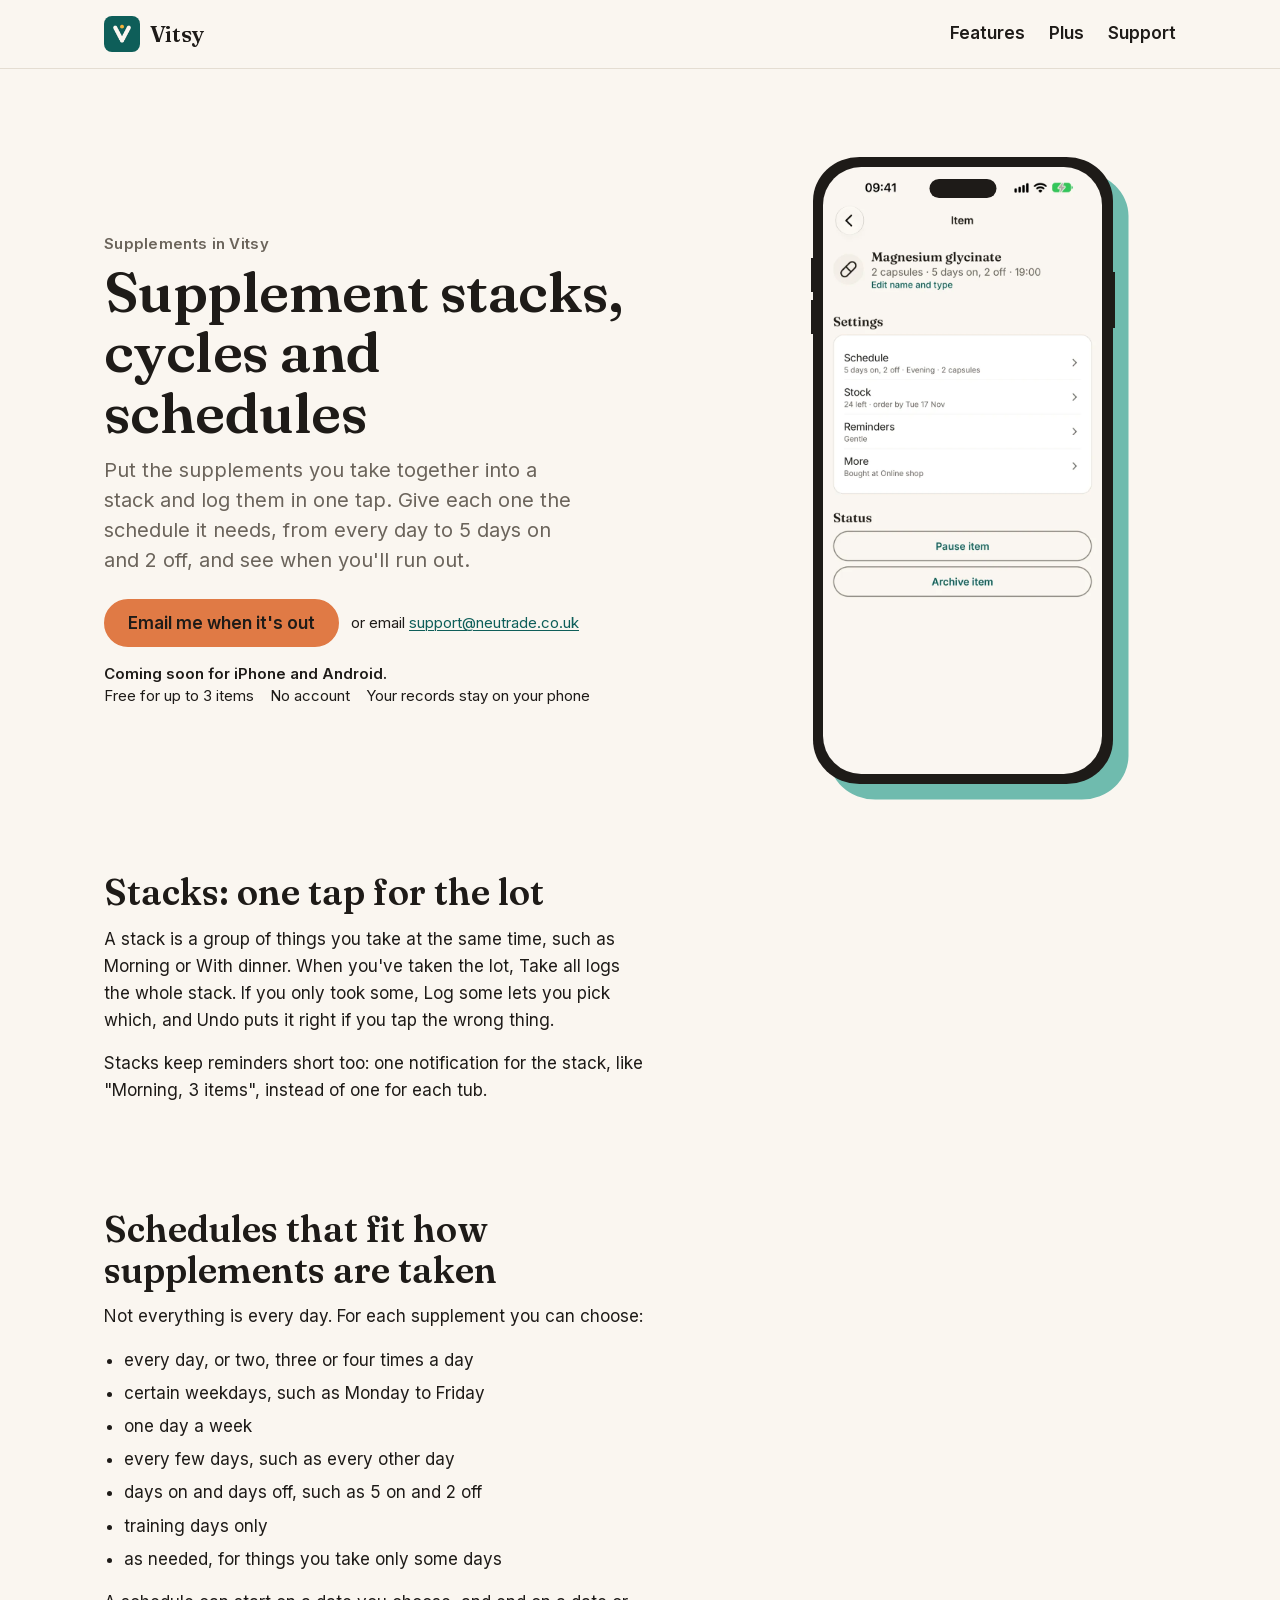
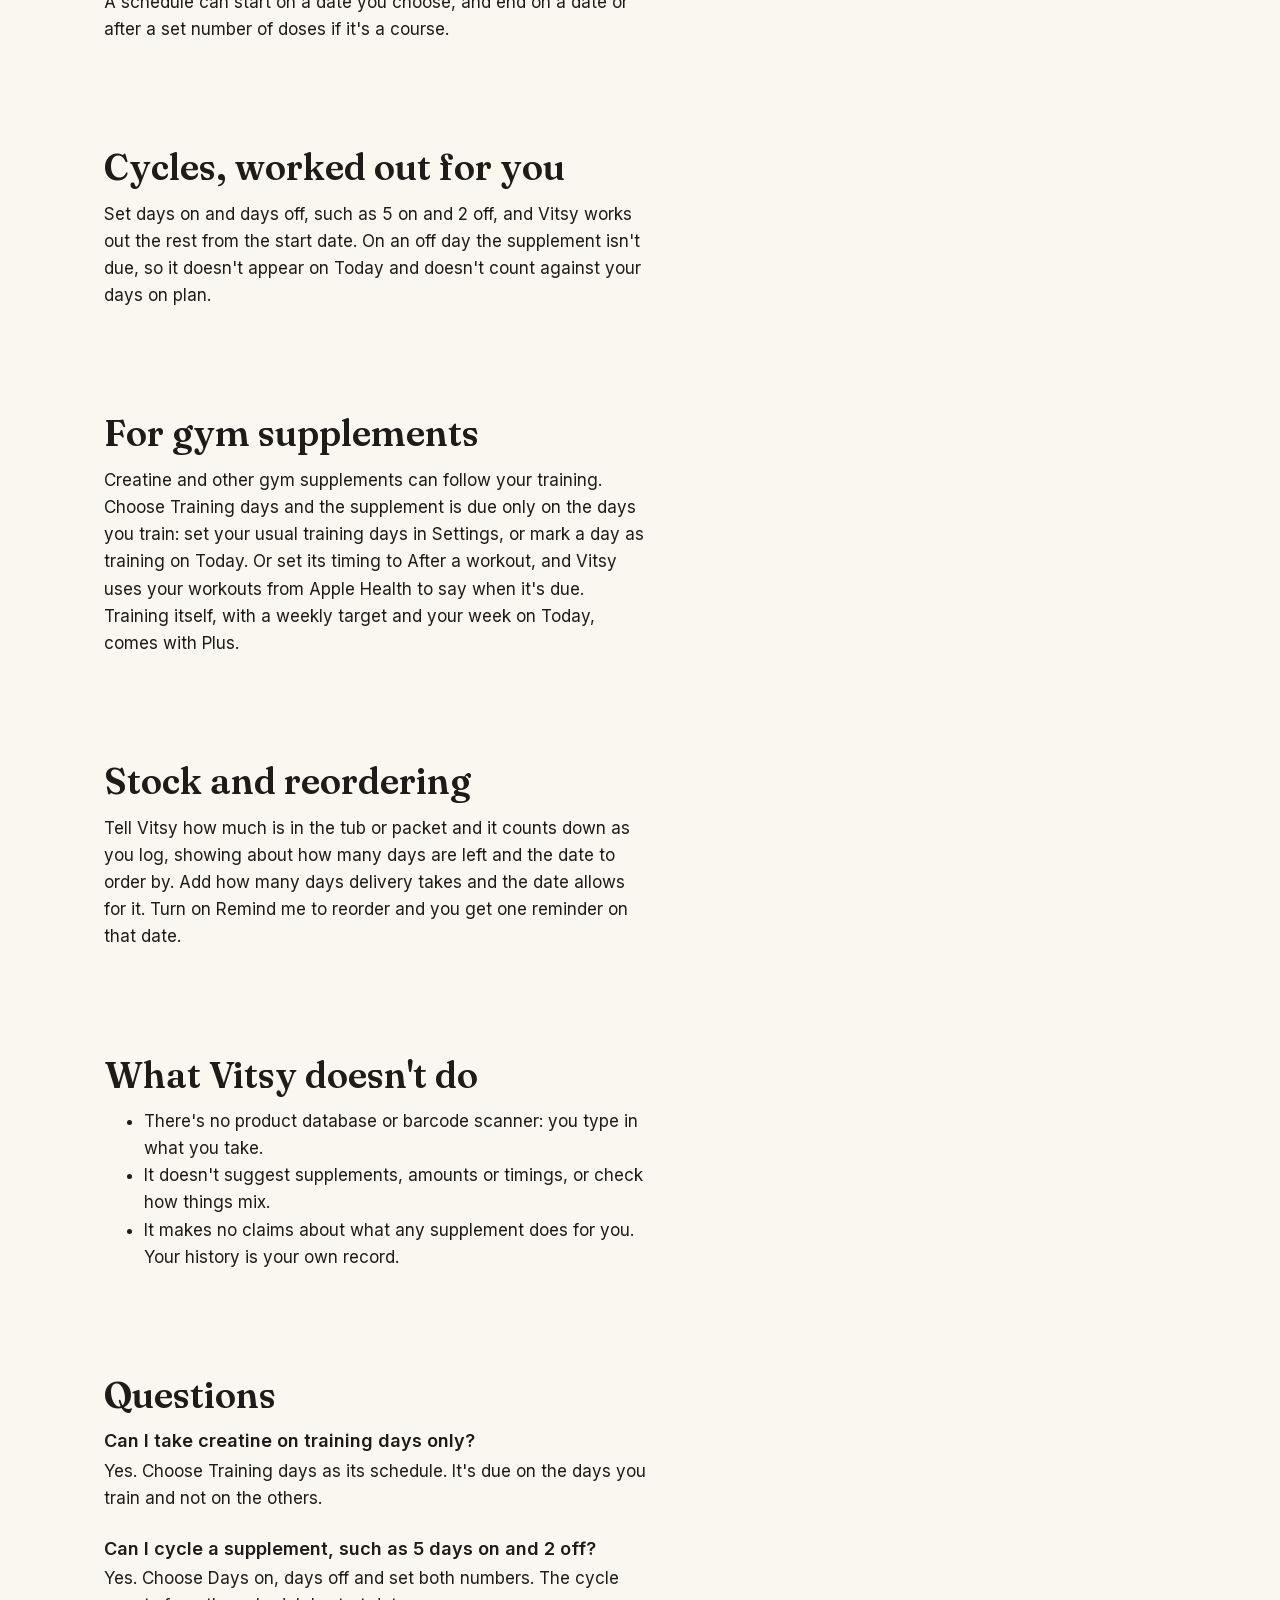
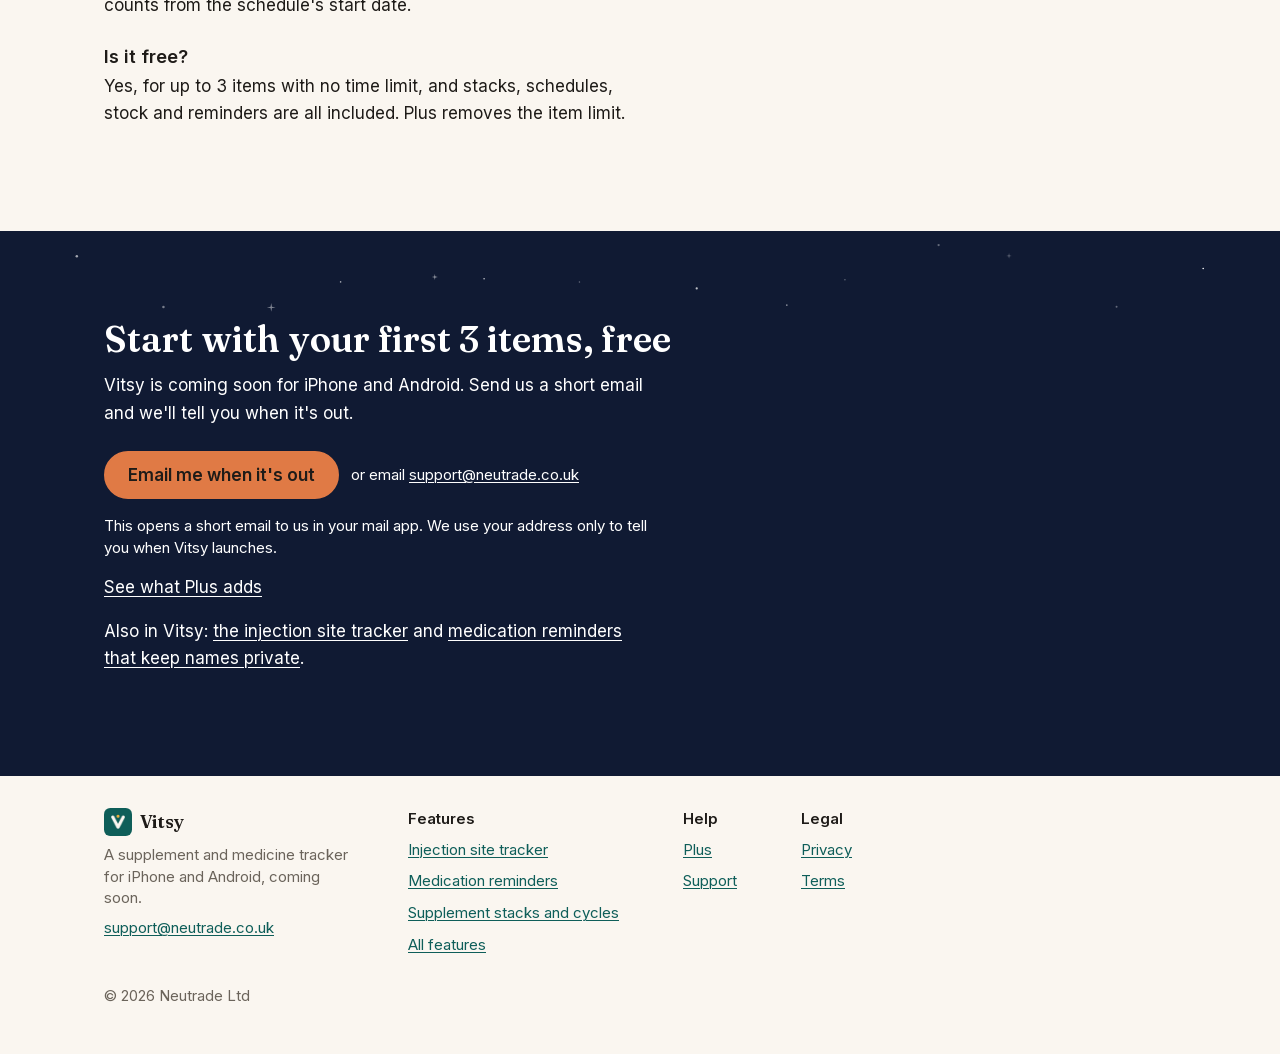
<file: supplement-tracker/index.html>
<!doctype html>
<html lang="en-GB" data-theme="light">
<head>
<meta charset="utf-8">
<meta http-equiv="Content-Security-Policy" content="default-src 'self'; script-src 'self'; style-src 'self'; img-src 'self'; font-src 'self'; connect-src 'none'; object-src 'none'; base-uri 'none'; form-action 'none'">
<meta name="viewport" content="width=device-width, initial-scale=1">
<title>Supplement cycles, stacks and stock reminders: Vitsy</title>
<meta name="description" content="Log a supplement stack in one tap, set days on and days off such as 5 on and 2 off, and see when to reorder. Free for up to 3 items, no account needed.">
<link rel="canonical" href="https://vitsy.app/supplement-tracker/">
<meta name="color-scheme" content="light">
<link rel="preload" href="/assets/fonts/fraunces-600.woff2" as="font" type="font/woff2" crossorigin>
<link rel="icon" href="/favicon.ico" sizes="48x48">
<link rel="icon" href="/assets/icon-192.png" type="image/png" sizes="192x192">
<link rel="apple-touch-icon" href="/apple-touch-icon.png">
<link rel="stylesheet" href="/assets/tokens.css">
<link rel="stylesheet" href="/assets/site.css">
<meta property="og:type" content="website">
<meta property="og:site_name" content="Vitsy">
<meta property="og:locale" content="en_GB">
<meta property="og:title" content="Supplement stacks, cycles and schedules">
<meta property="og:description" content="Log a supplement stack in one tap, set days on and days off such as 5 on and 2 off, and see when to reorder. Free for up to 3 items, no account needed.">
<meta property="og:url" content="https://vitsy.app/supplement-tracker/">
<meta property="og:image" content="https://vitsy.app/assets/og-supplement-tracker.png">
<meta property="og:image:width" content="1200">
<meta property="og:image:height" content="630">
<meta property="og:image:alt" content="Supplement stacks and cycles: Magnesium glycinate in Vitsy set to 5 days on and 2 off in the Evening stack, with the stock left and the date to order by.">
<meta name="twitter:card" content="summary_large_image">
<meta name="twitter:image:alt" content="Supplement stacks and cycles: Magnesium glycinate in Vitsy set to 5 days on and 2 off in the Evening stack, with the stock left and the date to order by.">
<script type="application/ld+json">{"@context":"https://schema.org","@type":"WebPage","@id":"https://vitsy.app/supplement-tracker/#webpage","url":"https://vitsy.app/supplement-tracker/","name":"Supplement cycles, stacks and stock reminders: Vitsy","description":"Log a supplement stack in one tap, set days on and days off such as 5 on and 2 off, and see when to reorder. Free for up to 3 items, no account needed.","inLanguage":"en-GB","isPartOf":{"@id":"https://vitsy.app/#website"},"about":{"@id":"https://vitsy.app/#app"}}</script>
</head>
<body>
<a class="skip" href="#main">Skip to content</a>
<header class="site-header">
  <div class="wrap">
    <a class="brand" href="/" aria-label="Vitsy home"><img src="/assets/icon-128.png" width="36" height="36" alt=""><span class="brand-name">Vitsy</span></a>
    <nav class="site-nav" aria-label="Main">
      <ul>
        <li><a href="/#features">Features</a></li>
        <li><a href="/pricing/">Plus</a></li>
        <li><a href="/support/">Support</a></li>
      </ul>
    </nav>
  </div>
</header>

<main id="main" class="bands">
  <section id="intro" class="band band-intro" aria-labelledby="intro-title">
    <div class="wrap chapter-grid split">
      <div class="text">
        <p class="eyebrow">Supplements in Vitsy</p>
        <h1 id="intro-title">Supplement stacks, cycles and schedules</h1>
        <p class="lead">Put the supplements you take together into a stack and log them in one tap. Give each one the schedule it needs, from every day to 5 days on and 2 off, and see when you'll run out.</p>
        <div class="actions">
          <a class="button secondary" href="mailto:support@neutrade.co.uk?subject=Vitsy%3A%20let%20me%20know%20when%20it%20launches&amp;body=Please%20email%20me%20when%20Vitsy%20is%20available.%20I%20use%3A%20iPhone%20%2F%20Android%20(delete%20as%20needed).">Email me when it's out</a>
          <p class="or-email">or email <a href="mailto:support@neutrade.co.uk">support@neutrade.co.uk</a></p>
        </div>
        <div class="proof">
          <p class="availability">Coming soon for iPhone and Android.</p>
          <ul class="proof-list"><li>Free for up to 3 items</li><li>No account</li><li>Your records stay on your phone</li></ul>
        </div>
      </div>
      <figure class="shot">
        <div class="phone">
          <img class="screen" src="/assets/screens/supplement-cycle-light.webp" width="750" height="1629" fetchpriority="high" alt="Magnesium glycinate in Vitsy: 2 capsules, 5 days on and 2 off at 19:00 in the Evening stack, with 24 left and an order-by date of Tuesday 17 November, Gentle reminders, and Pause item and Archive item.">
        </div>
      </figure>
    </div>
  </section>

  <div class="chapters">
    <section id="stacks" class="band chapter" aria-labelledby="stacks-title">
      <div class="wrap">
        <div class="text">
          <h2 id="stacks-title">Stacks: one tap for the lot</h2>
          <p>A stack is a group of things you take at the same time, such as Morning or With dinner. When you've taken the lot, Take all logs the whole stack. If you only took some, Log some lets you pick which, and Undo puts it right if you tap the wrong thing.</p>
          <p>Stacks keep reminders short too: one notification for the stack, like "Morning, 3 items", instead of one for each tub.</p>
        </div>
      </div>
    </section>
    <section id="schedules" class="band chapter" aria-labelledby="schedules-title">
      <div class="wrap">
        <div class="text">
          <h2 id="schedules-title">Schedules that fit how supplements are taken</h2>
          <p>Not everything is every day. For each supplement you can choose:</p>
          <ul class="ticks">
            <li>every day, or two, three or four times a day</li>
            <li>certain weekdays, such as Monday to Friday</li>
            <li>one day a week</li>
            <li>every few days, such as every other day</li>
            <li>days on and days off, such as 5 on and 2 off</li>
            <li>training days only</li>
            <li>as needed, for things you take only some days</li>
          </ul>
          <p>A schedule can start on a date you choose, and end on a date or after a set number of doses if it's a course.</p>
        </div>
      </div>
    </section>
    <section id="cycles" class="band chapter" aria-labelledby="cycles-title">
      <div class="wrap">
        <div class="text">
          <h2 id="cycles-title">Cycles, worked out for you</h2>
          <p>Set days on and days off, such as 5 on and 2 off, and Vitsy works out the rest from the start date. On an off day the supplement isn't due, so it doesn't appear on Today and doesn't count against your days on plan.</p>
        </div>
      </div>
    </section>
    <section id="gym" class="band chapter" aria-labelledby="gym-title">
      <div class="wrap">
        <div class="text">
          <h2 id="gym-title">For gym supplements</h2>
          <p>Creatine and other gym supplements can follow your training. Choose Training days and the supplement is due only on the days you train: set your usual training days in Settings, or mark a day as training on Today. Or set its timing to After a workout, and Vitsy uses your workouts from Apple Health to say when it's due. Training itself, with a weekly target and your week on Today, comes with Plus.</p>
        </div>
      </div>
    </section>
    <section id="stock" class="band chapter" aria-labelledby="stock-title">
      <div class="wrap">
        <div class="text">
          <h2 id="stock-title">Stock and reordering</h2>
          <p>Tell Vitsy how much is in the tub or packet and it counts down as you log, showing about how many days are left and the date to order by. Add how many days delivery takes and the date allows for it. Turn on Remind me to reorder and you get one reminder on that date.</p>
        </div>
      </div>
    </section>
    <section id="limits" class="band chapter" aria-labelledby="limits-title">
      <div class="wrap">
        <div class="text">
          <h2 id="limits-title">What Vitsy doesn't do</h2>
          <ul>
            <li>There's no product database or barcode scanner: you type in what you take.</li>
            <li>It doesn't suggest supplements, amounts or timings, or check how things mix.</li>
            <li>It makes no claims about what any supplement does for you. Your history is your own record.</li>
          </ul>
        </div>
      </div>
    </section>
  </div>

  <section id="questions" class="band" aria-labelledby="questions-title">
    <div class="wrap-narrow">
      <h2 id="questions-title">Questions</h2>
      <dl class="faq">
        <dt>Can I take creatine on training days only?</dt>
        <dd>Yes. Choose Training days as its schedule. It's due on the days you train and not on the others.</dd>
        <dt>Can I cycle a supplement, such as 5 days on and 2 off?</dt>
        <dd>Yes. Choose Days on, days off and set both numbers. The cycle counts from the schedule's start date.</dd>
        <dt>Is it free?</dt>
        <dd>Yes, for up to 3 items with no time limit, and stacks, schedules, stock and reminders are all included. Plus removes the item limit.</dd>
      </dl>
    </div>
  </section>

  <div class="band band-night">
    <svg class="night-stars" aria-hidden="true" focusable="false" fill="currentColor"><svg x="78.83%" y="28.29%" overflow="visible"><path d="M2.88 0L0.45 0.45L0 2.88L-0.45 0.45L-2.88 0L-0.45 -0.45L0 -2.88L0.45 -0.45Z" fill-opacity="0.37"/></svg><svg x="21.19%" y="86.82%" overflow="visible"><path d="M4.43 0L0.69 0.69L0 4.43L-0.69 0.69L-4.43 0L-0.69 -0.69L0 -4.43L0.69 -0.69Z" fill-opacity="0.48"/></svg><svg x="33.97%" y="52.23%" overflow="visible"><path d="M3.05 0L0.47 0.47L0 3.05L-0.47 0.47L-3.05 0L-0.47 -0.47L0 -3.05L0.47 -0.47Z" fill-opacity="0.6"/></svg><circle cx="26.61%" cy="57.85%" r="0.81" fill-opacity="0.61"/><circle cx="73.33%" cy="15.96%" r="1.16" fill-opacity="0.35"/><circle cx="37.82%" cy="54.3%" r="0.79" fill-opacity="0.77"/><circle cx="66.01%" cy="55.42%" r="0.73" fill-opacity="0.37"/><circle cx="6%" cy="28.67%" r="1.24" fill-opacity="0.61"/><circle cx="87.23%" cy="86.13%" r="1" fill-opacity="0.35"/><circle cx="12.77%" cy="86.42%" r="1.24" fill-opacity="0.44"/><circle cx="61.47%" cy="84.26%" r="0.8" fill-opacity="0.53"/><circle cx="54.43%" cy="65.28%" r="1.11" fill-opacity="0.73"/><circle cx="94%" cy="42.58%" r="0.82" fill-opacity="0.97"/><circle cx="45.27%" cy="57.97%" r="0.77" fill-opacity="0.36"/></svg>
    <div class="wrap-narrow">
      <section id="register" aria-labelledby="register-title">
        <h2 id="register-title">Start with your first 3 items, free</h2>
        <p>Vitsy is coming soon for iPhone and Android. Send us a short email and we'll tell you when it's out.</p>
        <div class="actions">
          <a class="button secondary" href="mailto:support@neutrade.co.uk?subject=Vitsy%3A%20let%20me%20know%20when%20it%20launches&amp;body=Please%20email%20me%20when%20Vitsy%20is%20available.%20I%20use%3A%20iPhone%20%2F%20Android%20(delete%20as%20needed).">Email me when it's out</a>
          <p class="or-email">or email <a href="mailto:support@neutrade.co.uk">support@neutrade.co.uk</a></p>
        </div>
        <p class="small">This opens a short email to us in your mail app. We use your address only to tell you when Vitsy launches.</p>
        <p><a href="/pricing/">See what Plus adds</a></p>
        <p>Also in Vitsy: <a href="/injection-site-tracker/">the injection site tracker</a> and <a href="/medication-reminders/">medication reminders that keep names private</a>.</p>
      </section>
    </div>
  </div>
</main>

<footer class="site-footer">
  <div class="wrap footer-grid">
    <div class="footer-about">
      <p class="footer-brand"><img src="/assets/icon-128.png" width="28" height="28" alt="">Vitsy</p>
      <p>A supplement and medicine tracker for iPhone and Android, coming soon.</p>
      <p class="footer-mail"><a href="mailto:support@neutrade.co.uk">support@neutrade.co.uk</a></p>
    </div>
    <nav class="footer-nav" aria-label="Footer">
      <div>
        <p class="footer-title" id="footer-features">Features</p>
        <ul id="footer-features-list" aria-labelledby="footer-features">
          <li><a href="/injection-site-tracker/">Injection site tracker</a></li>
          <li><a href="/medication-reminders/">Medication reminders</a></li>
          <li><a href="/supplement-tracker/">Supplement stacks and cycles</a></li>
          <li><a href="/#features">All features</a></li>
        </ul>
      </div>
      <div>
        <p class="footer-title" id="footer-help">Help</p>
        <ul aria-labelledby="footer-help">
          <li><a href="/pricing/">Plus</a></li>
          <li><a href="/support/">Support</a></li>
        </ul>
      </div>
      <div>
        <p class="footer-title" id="footer-legal">Legal</p>
        <ul aria-labelledby="footer-legal">
          <li><a href="/privacy/">Privacy</a></li>
          <li><a href="/terms/">Terms</a></li>
        </ul>
      </div>
    </nav>
    <p class="footer-legal">&copy; 2026 Neutrade Ltd</p>
  </div>
</footer>
</body>
</html>
</file>
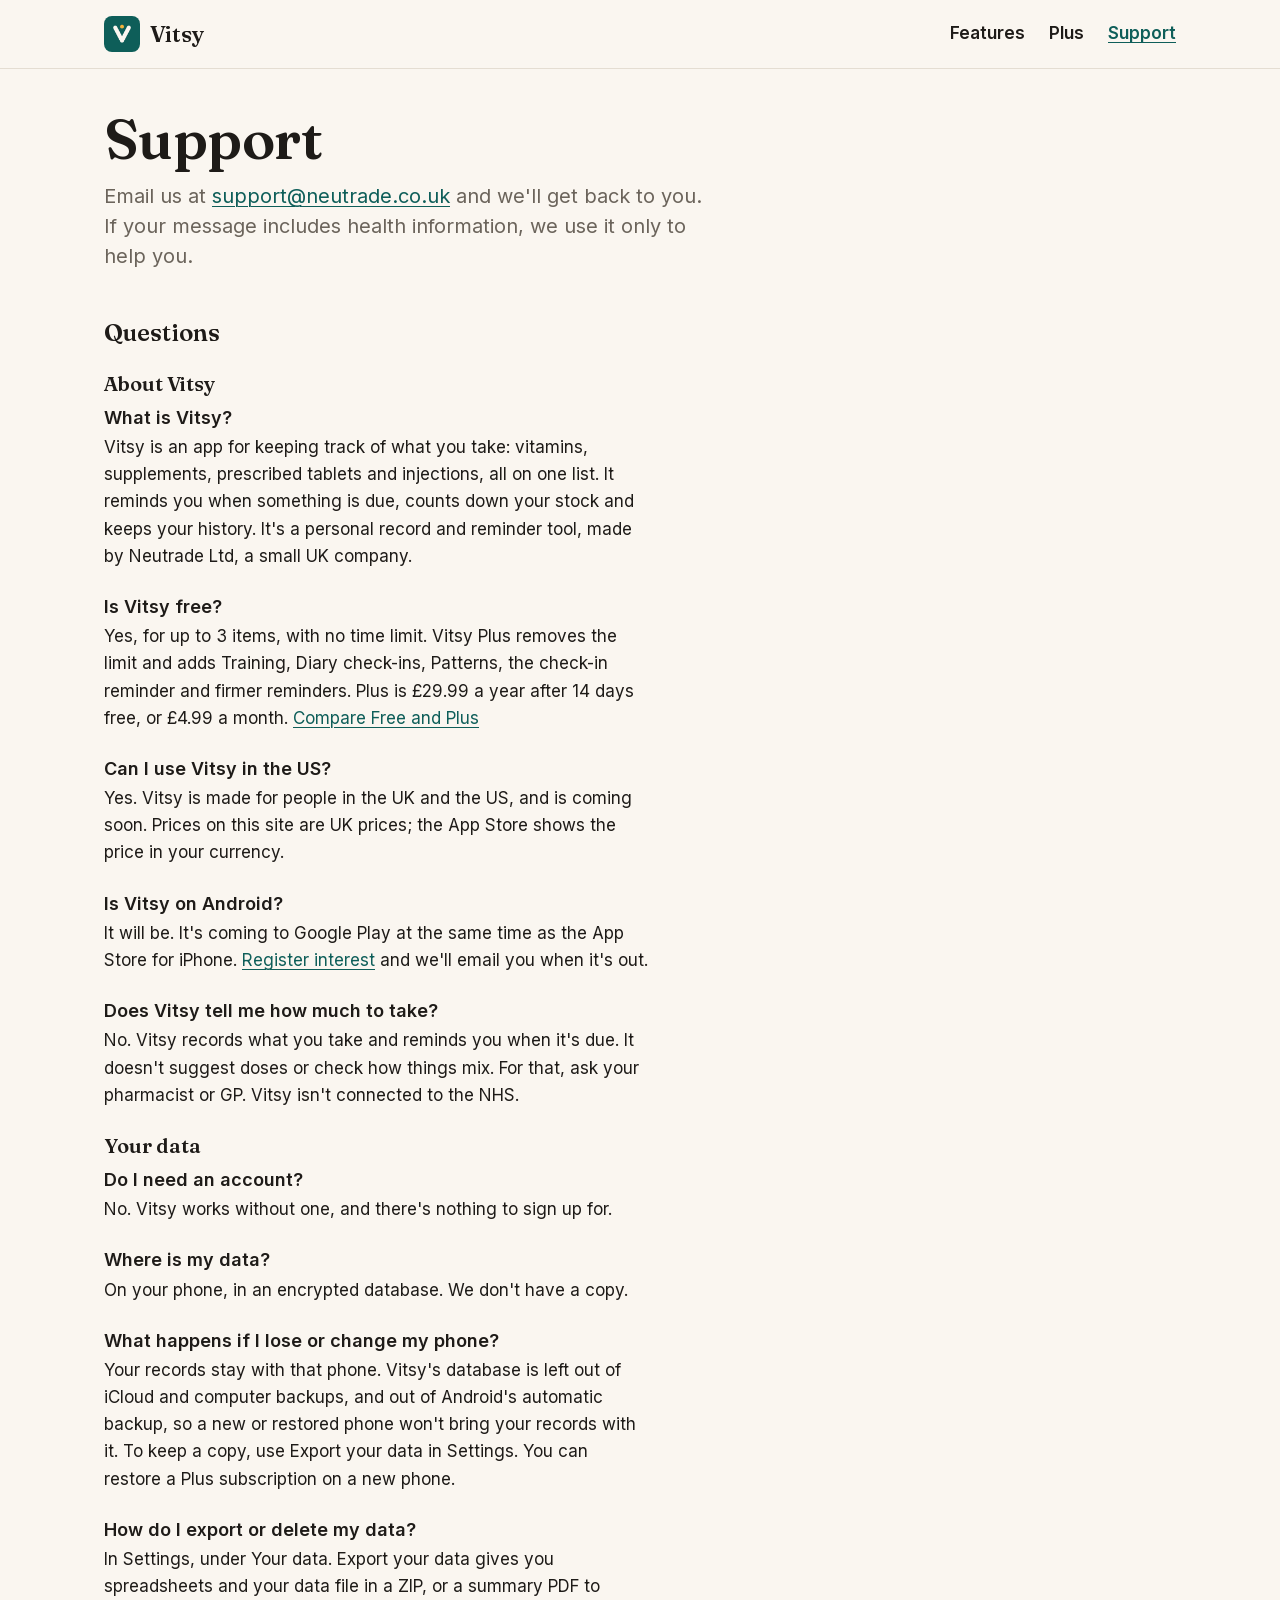
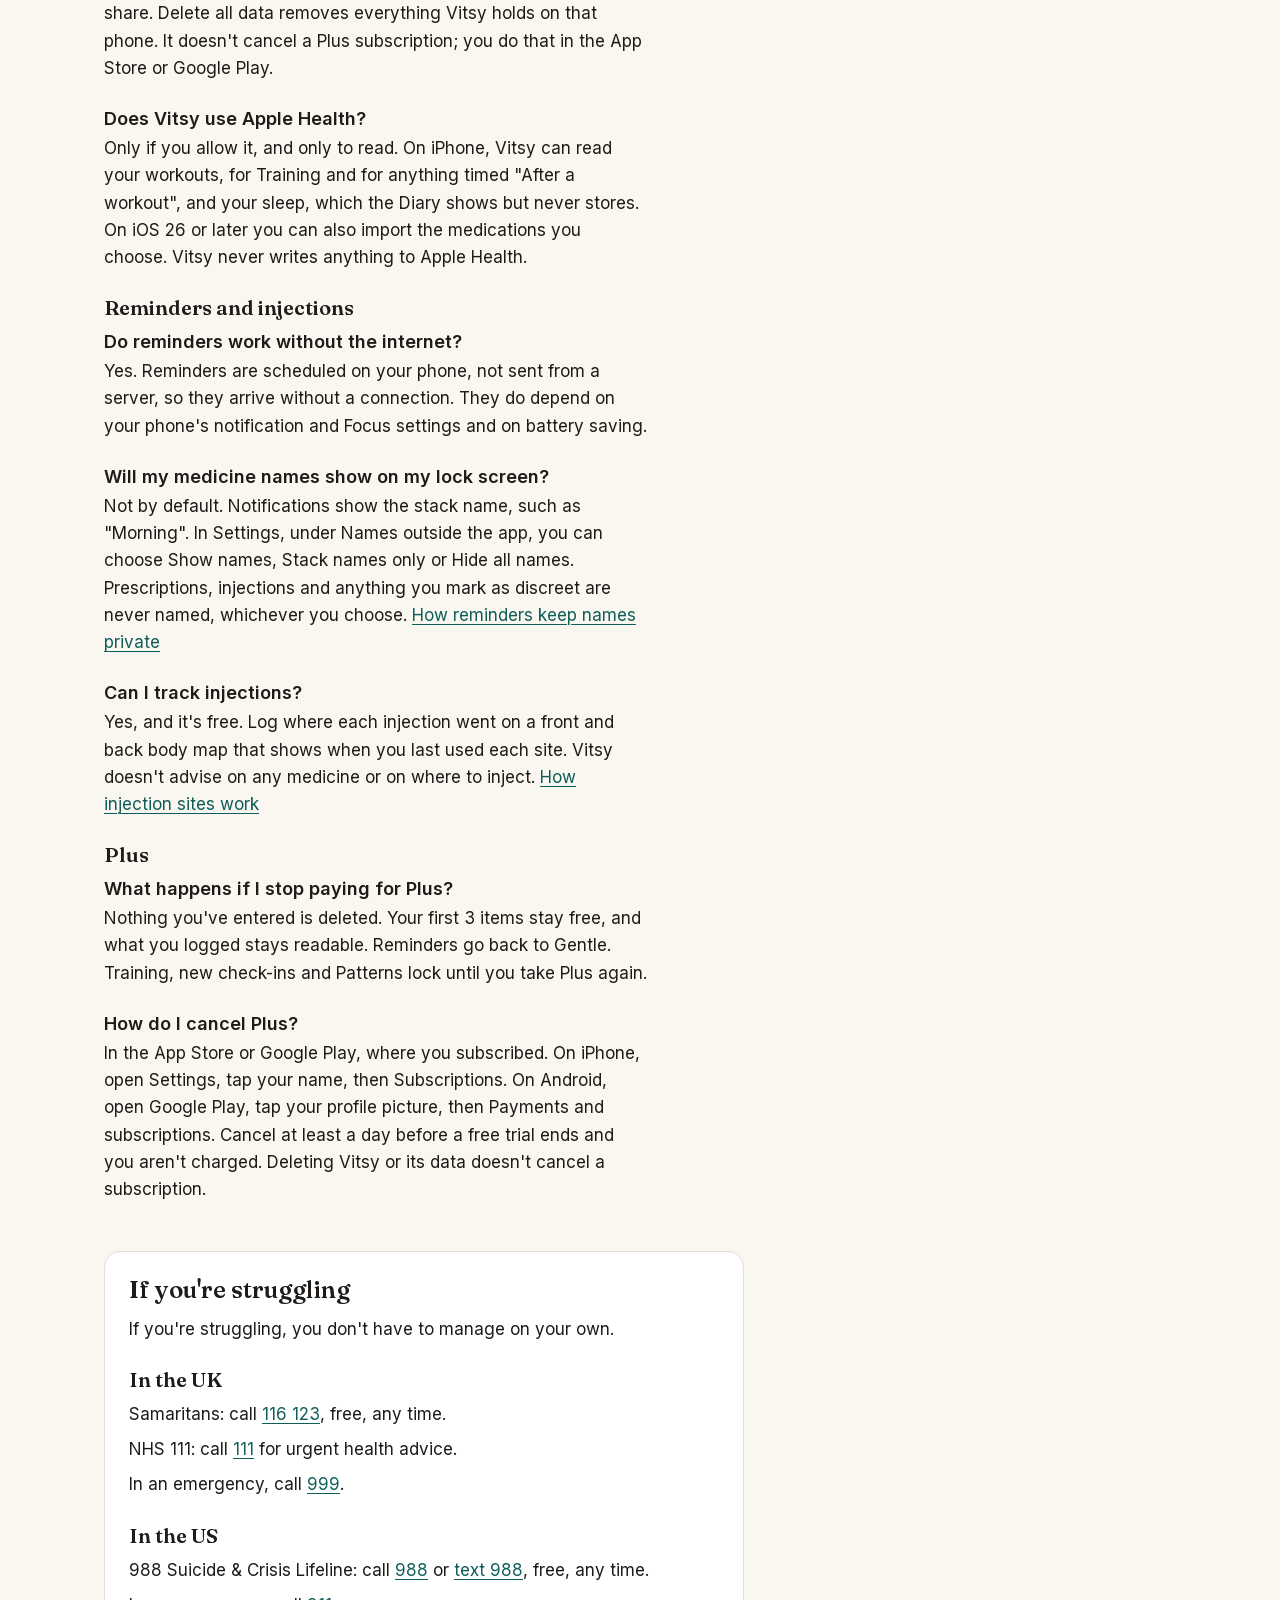
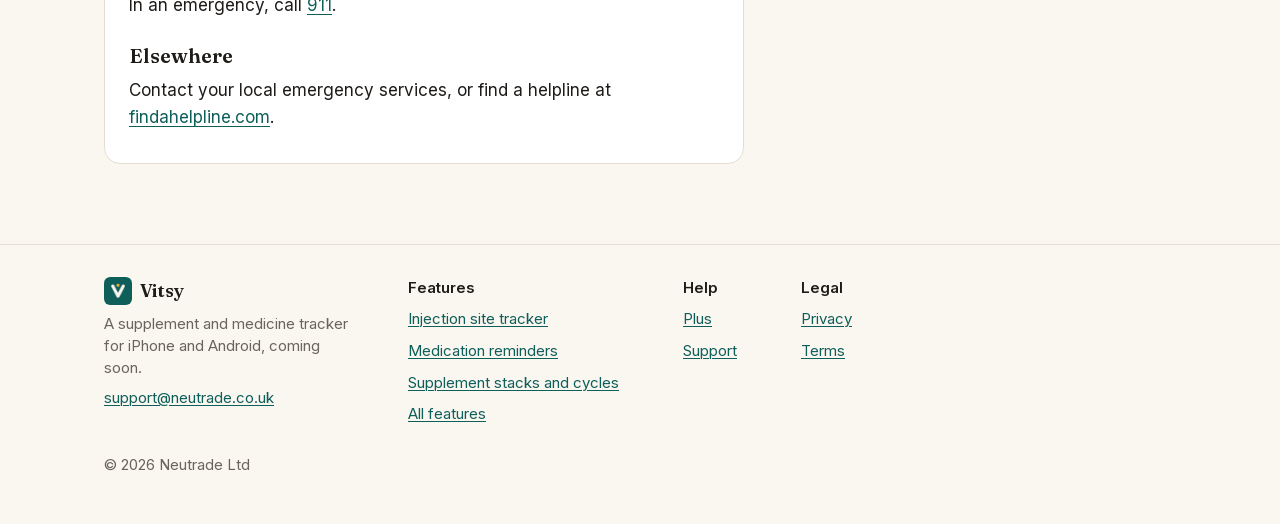
<file: support/index.html>
<!doctype html>
<html lang="en-GB" data-theme="light">
<head>
<meta charset="utf-8">
<meta http-equiv="Content-Security-Policy" content="default-src 'self'; script-src 'self'; style-src 'self'; img-src 'self'; font-src 'self'; connect-src 'none'; object-src 'none'; base-uri 'none'; form-action 'none'">
<meta name="viewport" content="width=device-width, initial-scale=1">
<title>Vitsy support: your data, export, Plus and questions</title>
<meta name="description" content="Help with Vitsy: how to reach us, whether you need an account, where your data is kept, reminders, injections, exporting or deleting data and stopping Plus.">
<link rel="canonical" href="https://vitsy.app/support/">
<meta name="color-scheme" content="light">
<link rel="preload" href="/assets/fonts/fraunces-600.woff2" as="font" type="font/woff2" crossorigin>
<link rel="icon" href="/favicon.ico" sizes="48x48">
<link rel="icon" href="/assets/icon-192.png" type="image/png" sizes="192x192">
<link rel="apple-touch-icon" href="/apple-touch-icon.png">
<link rel="stylesheet" href="/assets/tokens.css">
<link rel="stylesheet" href="/assets/site.css">
<meta property="og:type" content="website">
<meta property="og:site_name" content="Vitsy">
<meta property="og:locale" content="en_GB">
<meta property="og:title" content="Vitsy support and questions">
<meta property="og:description" content="Help with Vitsy: how to reach us, whether you need an account, where your data is kept, reminders, injections, exporting or deleting data and stopping Plus.">
<meta property="og:url" content="https://vitsy.app/support/">
<meta property="og:image" content="https://vitsy.app/assets/og-vitsy.png">
<meta property="og:image:width" content="1200">
<meta property="og:image:height" content="630">
<meta property="og:image:alt" content="Track your supplements and medication on your phone: Vitsy's Today screen in a phone on Thursday 5 November, showing 3 of 7 logged, a B12 injection and a blood pressure tablet.">
<meta name="twitter:card" content="summary_large_image">
<meta name="twitter:image:alt" content="Track your supplements and medication on your phone: Vitsy's Today screen in a phone on Thursday 5 November, showing 3 of 7 logged, a B12 injection and a blood pressure tablet.">
<script type="application/ld+json">{"@context":"https://schema.org","@type":"FAQPage","@id":"https://vitsy.app/support/#webpage","url":"https://vitsy.app/support/","name":"Vitsy support: your data, export, Plus and questions","description":"Help with Vitsy: how to reach us, whether you need an account, where your data is kept, reminders, injections, exporting or deleting data and stopping Plus.","inLanguage":"en-GB","isPartOf":{"@id":"https://vitsy.app/#website"},"about":{"@id":"https://vitsy.app/#app"},"mainEntity":[{"@type":"Question","name":"What is Vitsy?","acceptedAnswer":{"@type":"Answer","text":"Vitsy is an app for keeping track of what you take: vitamins, supplements, prescribed tablets and injections, all on one list. It reminds you when something is due, counts down your stock and keeps your history. It's a personal record and reminder tool, made by Neutrade Ltd, a small UK company."}},{"@type":"Question","name":"Is Vitsy free?","acceptedAnswer":{"@type":"Answer","text":"Yes, for up to 3 items, with no time limit. Vitsy Plus removes the limit and adds Training, Diary check-ins, Patterns, the check-in reminder and firmer reminders. Plus is £29.99 a year after 14 days free, or £4.99 a month. Compare Free and Plus"}},{"@type":"Question","name":"Can I use Vitsy in the US?","acceptedAnswer":{"@type":"Answer","text":"Yes. Vitsy is made for people in the UK and the US, and is coming soon. Prices on this site are UK prices; the App Store shows the price in your currency."}},{"@type":"Question","name":"Is Vitsy on Android?","acceptedAnswer":{"@type":"Answer","text":"It will be. It's coming to Google Play at the same time as the App Store for iPhone. Register interest and we'll email you when it's out."}},{"@type":"Question","name":"Does Vitsy tell me how much to take?","acceptedAnswer":{"@type":"Answer","text":"No. Vitsy records what you take and reminds you when it's due. It doesn't suggest doses or check how things mix. For that, ask your pharmacist or GP. Vitsy isn't connected to the NHS."}},{"@type":"Question","name":"Do I need an account?","acceptedAnswer":{"@type":"Answer","text":"No. Vitsy works without one, and there's nothing to sign up for."}},{"@type":"Question","name":"Where is my data?","acceptedAnswer":{"@type":"Answer","text":"On your phone, in an encrypted database. We don't have a copy."}},{"@type":"Question","name":"What happens if I lose or change my phone?","acceptedAnswer":{"@type":"Answer","text":"Your records stay with that phone. Vitsy's database is left out of iCloud and computer backups, and out of Android's automatic backup, so a new or restored phone won't bring your records with it. To keep a copy, use Export your data in Settings. You can restore a Plus subscription on a new phone."}},{"@type":"Question","name":"How do I export or delete my data?","acceptedAnswer":{"@type":"Answer","text":"In Settings, under Your data. Export your data gives you spreadsheets and your data file in a ZIP, or a summary PDF to share. Delete all data removes everything Vitsy holds on that phone. It doesn't cancel a Plus subscription; you do that in the App Store or Google Play."}},{"@type":"Question","name":"Does Vitsy use Apple Health?","acceptedAnswer":{"@type":"Answer","text":"Only if you allow it, and only to read. On iPhone, Vitsy can read your workouts, for Training and for anything timed \"After a workout\", and your sleep, which the Diary shows but never stores. On iOS 26 or later you can also import the medications you choose. Vitsy never writes anything to Apple Health."}},{"@type":"Question","name":"Do reminders work without the internet?","acceptedAnswer":{"@type":"Answer","text":"Yes. Reminders are scheduled on your phone, not sent from a server, so they arrive without a connection. They do depend on your phone's notification and Focus settings and on battery saving."}},{"@type":"Question","name":"Will my medicine names show on my lock screen?","acceptedAnswer":{"@type":"Answer","text":"Not by default. Notifications show the stack name, such as \"Morning\". In Settings, under Names outside the app, you can choose Show names, Stack names only or Hide all names. Prescriptions, injections and anything you mark as discreet are never named, whichever you choose. How reminders keep names private"}},{"@type":"Question","name":"Can I track injections?","acceptedAnswer":{"@type":"Answer","text":"Yes, and it's free. Log where each injection went on a front and back body map that shows when you last used each site. Vitsy doesn't advise on any medicine or on where to inject. How injection sites work"}},{"@type":"Question","name":"What happens if I stop paying for Plus?","acceptedAnswer":{"@type":"Answer","text":"Nothing you've entered is deleted. Your first 3 items stay free, and what you logged stays readable. Reminders go back to Gentle. Training, new check-ins and Patterns lock until you take Plus again."}},{"@type":"Question","name":"How do I cancel Plus?","acceptedAnswer":{"@type":"Answer","text":"In the App Store or Google Play, where you subscribed. On iPhone, open Settings, tap your name, then Subscriptions. On Android, open Google Play, tap your profile picture, then Payments and subscriptions. Cancel at least a day before a free trial ends and you aren't charged. Deleting Vitsy or its data doesn't cancel a subscription."}}]}</script>
</head>
<body>
<a class="skip" href="#main">Skip to content</a>
<header class="site-header">
  <div class="wrap">
    <a class="brand" href="/" aria-label="Vitsy home"><img src="/assets/icon-128.png" width="36" height="36" alt=""><span class="brand-name">Vitsy</span></a>
    <nav class="site-nav" aria-label="Main">
      <ul>
        <li><a href="/#features">Features</a></li>
        <li><a href="/pricing/">Plus</a></li>
        <li><a href="/support/" aria-current="page">Support</a></li>
      </ul>
    </nav>
  </div>
</header>

<main id="main" class="wrap page prose">
  <h1>Support</h1>
  <p class="lead">Email us at <a href="mailto:support@neutrade.co.uk">support@neutrade.co.uk</a> and we'll get back to you. If your message includes health information, we use it only to help you.</p>

  <h2>Questions</h2>

  <h3>About Vitsy</h3>
  <dl class="faq">
    <dt>What is Vitsy?</dt>
    <dd>Vitsy is an app for keeping track of what you take: vitamins, supplements, prescribed tablets and injections, all on one list. It reminds you when something is due, counts down your stock and keeps your history. It's a personal record and reminder tool, made by Neutrade Ltd, a small UK company.</dd>

    <dt>Is Vitsy free?</dt>
    <dd>Yes, for up to 3 items, with no time limit. Vitsy Plus removes the limit and adds Training, Diary check-ins, Patterns, the check-in reminder and firmer reminders. Plus is &pound;29.99 a year after 14 days free, or &pound;4.99 a month. <a href="/pricing/">Compare Free and Plus</a></dd>

    <dt>Can I use Vitsy in the US?</dt>
    <dd>Yes. Vitsy is made for people in the UK and the US, and is coming soon. Prices on this site are UK prices; the App Store shows the price in your currency.</dd>

    <dt>Is Vitsy on Android?</dt>
    <dd>It will be. It's coming to Google Play at the same time as the App Store for iPhone. <a href="/pricing/#register">Register interest</a> and we'll email you when it's out.</dd>

    <dt>Does Vitsy tell me how much to take?</dt>
    <dd>No. Vitsy records what you take and reminds you when it's due. It doesn't suggest doses or check how things mix. For that, ask your pharmacist or GP. Vitsy isn't connected to the NHS.</dd>
  </dl>

  <h3>Your data</h3>
  <dl class="faq">
    <dt>Do I need an account?</dt>
    <dd>No. Vitsy works without one, and there's nothing to sign up for.</dd>

    <dt>Where is my data?</dt>
    <dd>On your phone, in an encrypted database. We don't have a copy.</dd>

    <dt>What happens if I lose or change my phone?</dt>
    <dd>Your records stay with that phone. Vitsy's database is left out of iCloud and computer backups, and out of Android's automatic backup, so a new or restored phone won't bring your records with it. To keep a copy, use Export your data in Settings. You can restore a Plus subscription on a new phone.</dd>

    <dt>How do I export or delete my data?</dt>
    <dd>In Settings, under Your data. Export your data gives you spreadsheets and your data file in a ZIP, or a summary PDF to share. Delete all data removes everything Vitsy holds on that phone. It doesn't cancel a Plus subscription; you do that in the App Store or Google Play.</dd>

    <dt>Does Vitsy use Apple Health?</dt>
    <dd>Only if you allow it, and only to read. On iPhone, Vitsy can read your workouts, for Training and for anything timed "After a workout", and your sleep, which the Diary shows but never stores. On iOS 26 or later you can also import the medications you choose. Vitsy never writes anything to Apple Health.</dd>
  </dl>

  <h3>Reminders and injections</h3>
  <dl class="faq">
    <dt>Do reminders work without the internet?</dt>
    <dd>Yes. Reminders are scheduled on your phone, not sent from a server, so they arrive without a connection. They do depend on your phone's notification and Focus settings and on battery saving.</dd>

    <dt>Will my medicine names show on my lock screen?</dt>
    <dd>Not by default. Notifications show the stack name, such as "Morning". In Settings, under Names outside the app, you can choose Show names, Stack names only or Hide all names. Prescriptions, injections and anything you mark as discreet are never named, whichever you choose. <a href="/medication-reminders/">How reminders keep names private</a></dd>

    <dt>Can I track injections?</dt>
    <dd>Yes, and it's free. Log where each injection went on a front and back body map that shows when you last used each site. Vitsy doesn't advise on any medicine or on where to inject. <a href="/injection-site-tracker/">How injection sites work</a></dd>
  </dl>

  <h3>Plus</h3>
  <dl class="faq">
    <dt>What happens if I stop paying for Plus?</dt>
    <dd>Nothing you've entered is deleted. Your first 3 items stay free, and what you logged stays readable. Reminders go back to Gentle. Training, new check-ins and Patterns lock until you take Plus again.</dd>

    <dt>How do I cancel Plus?</dt>
    <dd>In the App Store or Google Play, where you subscribed. On iPhone, open Settings, tap your name, then Subscriptions. On Android, open Google Play, tap your profile picture, then Payments and subscriptions. Cancel at least a day before a free trial ends and you aren't charged. Deleting Vitsy or its data doesn't cancel a subscription.</dd>
  </dl>

  <section class="card signpost" aria-labelledby="struggling-title">
    <h2 id="struggling-title">If you're struggling</h2>
    <p>If you're struggling, you don't have to manage on your own.</p>
    <h3>In the UK</h3>
    <ul class="numbers">
      <li>Samaritans: call <a href="tel:116123">116 123</a>, free, any time.</li>
      <li>NHS 111: call <a href="tel:111">111</a> for urgent health advice.</li>
      <li>In an emergency, call <a href="tel:999">999</a>.</li>
    </ul>
    <h3>In the US</h3>
    <ul class="numbers">
      <li>988 Suicide &amp; Crisis Lifeline: call <a href="tel:988">988</a> or <a href="sms:988">text 988</a>, free, any time.</li>
      <li>In an emergency, call <a href="tel:911">911</a>.</li>
    </ul>
    <h3>Elsewhere</h3>
    <ul class="numbers">
      <li>Contact your local emergency services, or find a helpline at <a href="https://findahelpline.com">findahelpline.com</a>.</li>
    </ul>
  </section>
</main>

<footer class="site-footer">
  <div class="wrap footer-grid">
    <div class="footer-about">
      <p class="footer-brand"><img src="/assets/icon-128.png" width="28" height="28" alt="">Vitsy</p>
      <p>A supplement and medicine tracker for iPhone and Android, coming soon.</p>
      <p class="footer-mail"><a href="mailto:support@neutrade.co.uk">support@neutrade.co.uk</a></p>
    </div>
    <nav class="footer-nav" aria-label="Footer">
      <div>
        <p class="footer-title" id="footer-features">Features</p>
        <ul id="footer-features-list" aria-labelledby="footer-features">
          <li><a href="/injection-site-tracker/">Injection site tracker</a></li>
          <li><a href="/medication-reminders/">Medication reminders</a></li>
          <li><a href="/supplement-tracker/">Supplement stacks and cycles</a></li>
          <li><a href="/#features">All features</a></li>
        </ul>
      </div>
      <div>
        <p class="footer-title" id="footer-help">Help</p>
        <ul aria-labelledby="footer-help">
          <li><a href="/pricing/">Plus</a></li>
          <li><a href="/support/">Support</a></li>
        </ul>
      </div>
      <div>
        <p class="footer-title" id="footer-legal">Legal</p>
        <ul aria-labelledby="footer-legal">
          <li><a href="/privacy/">Privacy</a></li>
          <li><a href="/terms/">Terms</a></li>
        </ul>
      </div>
    </nav>
    <p class="footer-legal">&copy; 2026 Neutrade Ltd</p>
  </div>
</footer>
</body>
</html>
</file>
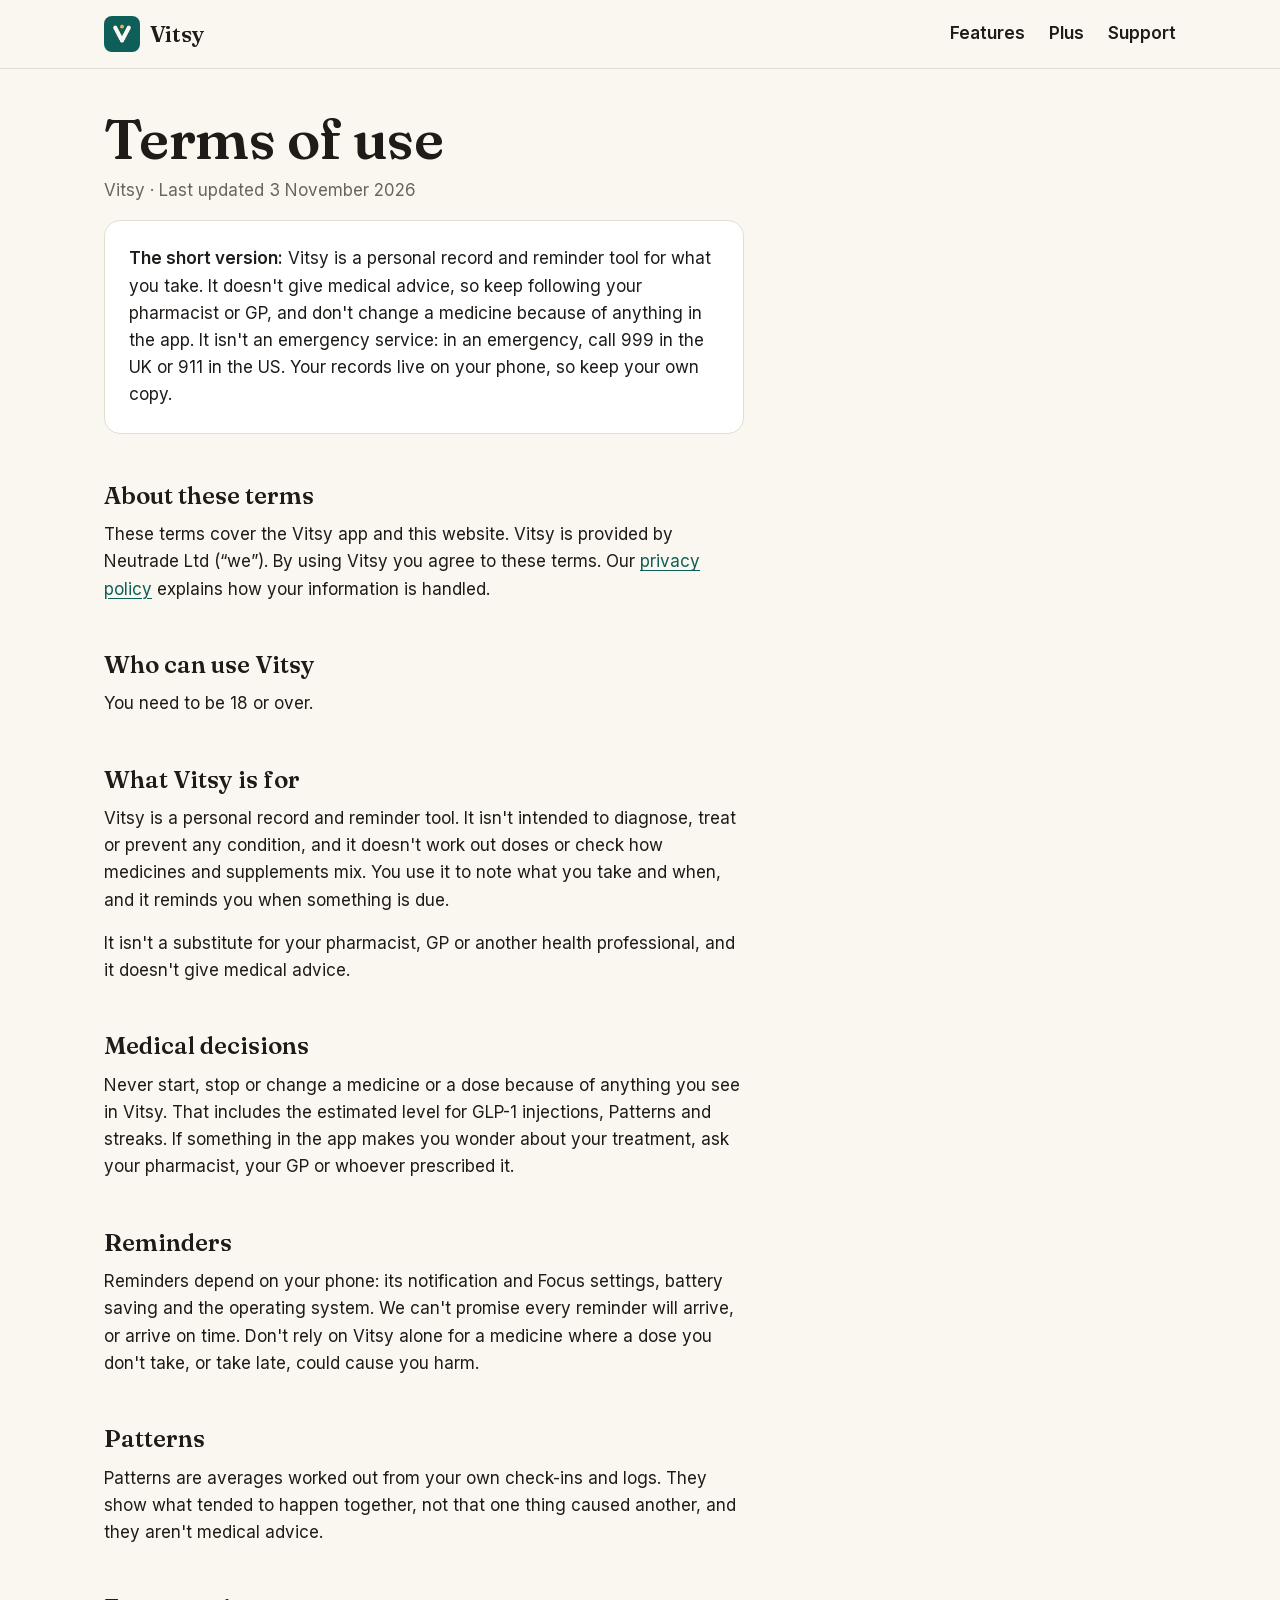
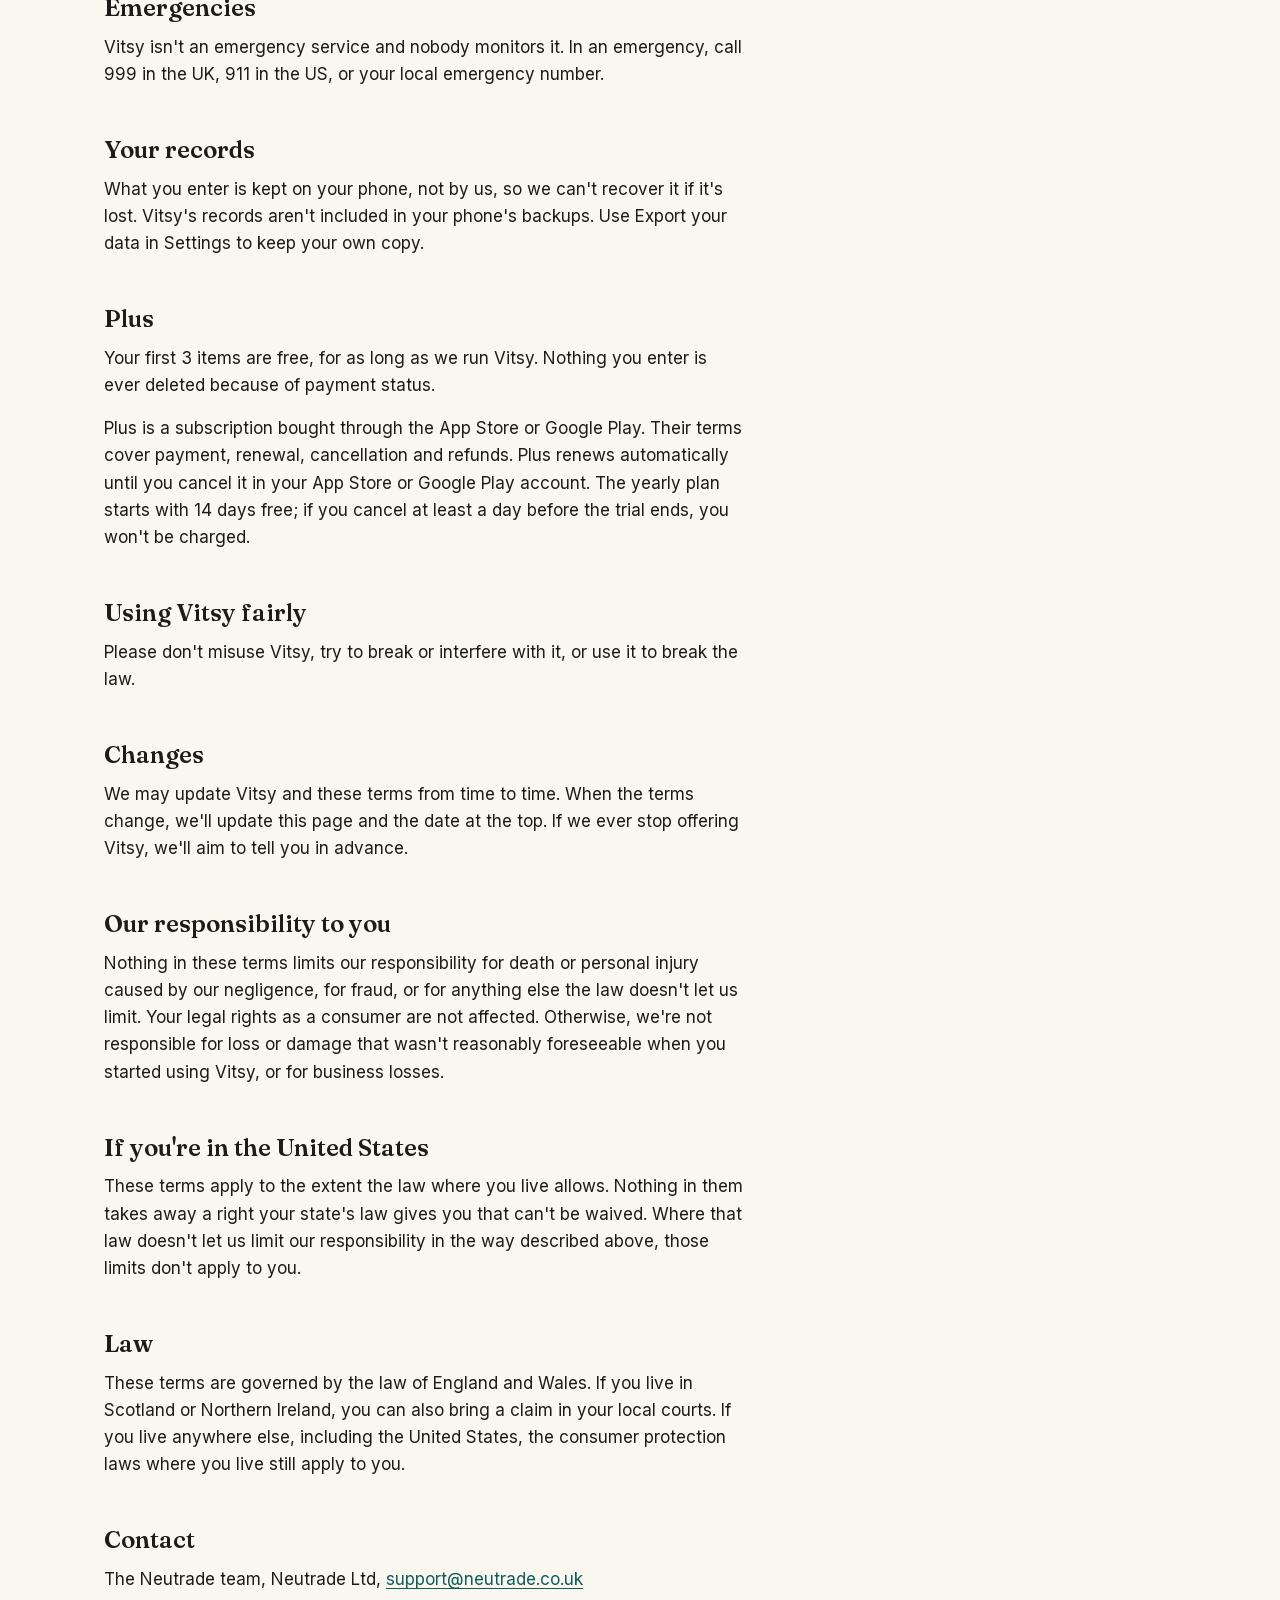
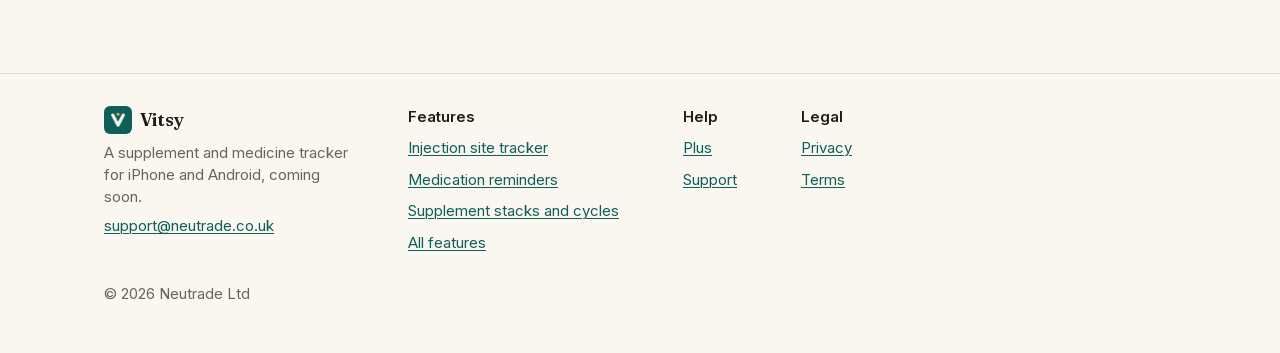
<file: terms/index.html>
<!doctype html>
<html lang="en-GB" data-theme="light">
<head>
<meta charset="utf-8">
<meta http-equiv="Content-Security-Policy" content="default-src 'self'; script-src 'self'; style-src 'self'; img-src 'self'; font-src 'self'; connect-src 'none'; object-src 'none'; base-uri 'none'; form-action 'none'">
<meta name="viewport" content="width=device-width, initial-scale=1">
<title>Vitsy terms of use</title>
<meta name="description" content="The terms for using Vitsy, the supplement and medicine tracker from Neutrade Ltd: what it is for, its limits, emergencies, Plus subscriptions and your data.">
<link rel="canonical" href="https://vitsy.app/terms/">
<meta name="color-scheme" content="light">
<link rel="preload" href="/assets/fonts/fraunces-600.woff2" as="font" type="font/woff2" crossorigin>
<link rel="icon" href="/favicon.ico" sizes="48x48">
<link rel="icon" href="/assets/icon-192.png" type="image/png" sizes="192x192">
<link rel="apple-touch-icon" href="/apple-touch-icon.png">
<link rel="stylesheet" href="/assets/tokens.css">
<link rel="stylesheet" href="/assets/site.css">
<meta property="og:type" content="website">
<meta property="og:site_name" content="Vitsy">
<meta property="og:locale" content="en_GB">
<meta property="og:title" content="Vitsy terms of use">
<meta property="og:description" content="The terms for using Vitsy, the supplement and medicine tracker from Neutrade Ltd: what it is for, its limits, emergencies, Plus subscriptions and your data.">
<meta property="og:url" content="https://vitsy.app/terms/">
<meta property="og:image" content="https://vitsy.app/assets/og-vitsy.png">
<meta property="og:image:width" content="1200">
<meta property="og:image:height" content="630">
<meta property="og:image:alt" content="Track your supplements and medication on your phone: Vitsy's Today screen in a phone on Thursday 5 November, showing 3 of 7 logged, a B12 injection and a blood pressure tablet.">
<meta name="twitter:card" content="summary_large_image">
<meta name="twitter:image:alt" content="Track your supplements and medication on your phone: Vitsy's Today screen in a phone on Thursday 5 November, showing 3 of 7 logged, a B12 injection and a blood pressure tablet.">
<script type="application/ld+json">{"@context":"https://schema.org","@type":"WebPage","@id":"https://vitsy.app/terms/#webpage","url":"https://vitsy.app/terms/","name":"Vitsy terms of use","description":"The terms for using Vitsy, the supplement and medicine tracker from Neutrade Ltd: what it is for, its limits, emergencies, Plus subscriptions and your data.","inLanguage":"en-GB","isPartOf":{"@id":"https://vitsy.app/#website"}}</script>
</head>
<body>
<a class="skip" href="#main">Skip to content</a>
<header class="site-header">
  <div class="wrap">
    <a class="brand" href="/" aria-label="Vitsy home"><img src="/assets/icon-128.png" width="36" height="36" alt=""><span class="brand-name">Vitsy</span></a>
    <nav class="site-nav" aria-label="Main">
      <ul>
        <li><a href="/#features">Features</a></li>
        <li><a href="/pricing/">Plus</a></li>
        <li><a href="/support/">Support</a></li>
      </ul>
    </nav>
  </div>
</header>

<main id="main" class="wrap page prose">
  <h1>Terms of use</h1>
  <p class="updated">Vitsy &middot; Last updated 3 November 2026</p>

  <div class="card">
    <p><strong>The short version:</strong> Vitsy is a personal record and reminder tool for what you take. It doesn't give medical advice, so keep following your pharmacist or GP, and don't change a medicine because of anything in the app. It isn't an emergency service: in an emergency, call 999 in the UK or 911 in the US. Your records live on your phone, so keep your own copy.</p>
  </div>

  <h2>About these terms</h2>
  <p>These terms cover the Vitsy app and this website. Vitsy is provided by Neutrade Ltd (&ldquo;we&rdquo;). By using Vitsy you agree to these terms. Our <a href="/privacy/">privacy policy</a> explains how your information is handled.</p>

  <h2>Who can use Vitsy</h2>
  <p>You need to be 18 or over.</p>

  <h2>What Vitsy is for</h2>
  <p>Vitsy is a personal record and reminder tool. It isn't intended to diagnose, treat or prevent any condition, and it doesn't work out doses or check how medicines and supplements mix. You use it to note what you take and when, and it reminds you when something is due.</p>
  <p>It isn't a substitute for your pharmacist, GP or another health professional, and it doesn't give medical advice.</p>

  <h2>Medical decisions</h2>
  <p>Never start, stop or change a medicine or a dose because of anything you see in Vitsy. That includes the estimated level for GLP-1 injections, Patterns and streaks. If something in the app makes you wonder about your treatment, ask your pharmacist, your GP or whoever prescribed it.</p>

  <h2>Reminders</h2>
  <p>Reminders depend on your phone: its notification and Focus settings, battery saving and the operating system. We can't promise every reminder will arrive, or arrive on time. Don't rely on Vitsy alone for a medicine where a dose you don't take, or take late, could cause you harm.</p>

  <h2>Patterns</h2>
  <p>Patterns are averages worked out from your own check-ins and logs. They show what tended to happen together, not that one thing caused another, and they aren't medical advice.</p>

  <h2>Emergencies</h2>
  <p>Vitsy isn't an emergency service and nobody monitors it. In an emergency, call 999 in the UK, 911 in the US, or your local emergency number.</p>

  <h2>Your records</h2>
  <p>What you enter is kept on your phone, not by us, so we can't recover it if it's lost. Vitsy's records aren't included in your phone's backups. Use Export your data in Settings to keep your own copy.</p>

  <h2>Plus</h2>
  <p>Your first 3 items are free, for as long as we run Vitsy. Nothing you enter is ever deleted because of payment status.</p>
  <p>Plus is a subscription bought through the App Store or Google Play. Their terms cover payment, renewal, cancellation and refunds. Plus renews automatically until you cancel it in your App Store or Google Play account. The yearly plan starts with 14 days free; if you cancel at least a day before the trial ends, you won't be charged.</p>

  <h2>Using Vitsy fairly</h2>
  <p>Please don't misuse Vitsy, try to break or interfere with it, or use it to break the law.</p>

  <h2>Changes</h2>
  <p>We may update Vitsy and these terms from time to time. When the terms change, we'll update this page and the date at the top. If we ever stop offering Vitsy, we'll aim to tell you in advance.</p>

  <h2>Our responsibility to you</h2>
  <p>Nothing in these terms limits our responsibility for death or personal injury caused by our negligence, for fraud, or for anything else the law doesn't let us limit. Your legal rights as a consumer are not affected. Otherwise, we're not responsible for loss or damage that wasn't reasonably foreseeable when you started using Vitsy, or for business losses.</p>

  <h2>If you're in the United States</h2>
  <p>These terms apply to the extent the law where you live allows. Nothing in them takes away a right your state's law gives you that can't be waived. Where that law doesn't let us limit our responsibility in the way described above, those limits don't apply to you.</p>

  <h2>Law</h2>
  <p>These terms are governed by the law of England and Wales. If you live in Scotland or Northern Ireland, you can also bring a claim in your local courts. If you live anywhere else, including the United States, the consumer protection laws where you live still apply to you.</p>

  <h2>Contact</h2>
  <p>The Neutrade team, Neutrade Ltd, <a href="mailto:support@neutrade.co.uk">support@neutrade.co.uk</a></p>
</main>

<footer class="site-footer">
  <div class="wrap footer-grid">
    <div class="footer-about">
      <p class="footer-brand"><img src="/assets/icon-128.png" width="28" height="28" alt="">Vitsy</p>
      <p>A supplement and medicine tracker for iPhone and Android, coming soon.</p>
      <p class="footer-mail"><a href="mailto:support@neutrade.co.uk">support@neutrade.co.uk</a></p>
    </div>
    <nav class="footer-nav" aria-label="Footer">
      <div>
        <p class="footer-title" id="footer-features">Features</p>
        <ul id="footer-features-list" aria-labelledby="footer-features">
          <li><a href="/injection-site-tracker/">Injection site tracker</a></li>
          <li><a href="/medication-reminders/">Medication reminders</a></li>
          <li><a href="/supplement-tracker/">Supplement stacks and cycles</a></li>
          <li><a href="/#features">All features</a></li>
        </ul>
      </div>
      <div>
        <p class="footer-title" id="footer-help">Help</p>
        <ul aria-labelledby="footer-help">
          <li><a href="/pricing/">Plus</a></li>
          <li><a href="/support/">Support</a></li>
        </ul>
      </div>
      <div>
        <p class="footer-title" id="footer-legal">Legal</p>
        <ul aria-labelledby="footer-legal">
          <li><a href="/privacy/">Privacy</a></li>
          <li><a href="/terms/" aria-current="page">Terms</a></li>
        </ul>
      </div>
    </nav>
    <p class="footer-legal">&copy; 2026 Neutrade Ltd</p>
  </div>
</footer>
</body>
</html>
</file>
<file: assets/tokens.css>
/* Generated from src/theme/tokens.ts by scripts/tokens-css.ts. Do not edit. */
:root {
  color-scheme: light dark;
  --dl-bg: #FAF6F0;
  --dl-surface: #FFFFFF;
  --dl-surface2: #F3EEE6;
  --dl-border: #E4DDD2;
  --dl-ctl: #8F877C;
  --dl-text: #1E1B18;
  --dl-text-muted: #6B645B;
  --dl-primary: #0E5E59;
  --dl-on-primary: #FFFFFF;
  --dl-secondary: #E07A45;
  --dl-on-secondary: #1E1B18;
  --dl-secondary-ink: #AD5220;
  --dl-accent: #F2B33D;
  --dl-streak: #B86E00;
  --dl-heat-0: #EDE7DD;
  --dl-heat-1: #B3DACF;
  --dl-heat-2: #6FBBAE;
  --dl-heat-3: #278276;
  --dl-heat-4: #0E5E59;
  --dl-destructive: #9A3B2E;
  --dl-friend-mark-low: #1E1B18;
  --dl-friend-mark-high: #FFFFFF;
  --dl-scrim: rgba(30,27,24,0.45);
}
@media (prefers-color-scheme: dark) {
  :root:not([data-theme="light"]) {
    --dl-bg: #121413;
    --dl-surface: #1B1E1D;
    --dl-surface2: #252928;
    --dl-border: #343938;
    --dl-ctl: #6E7573;
    --dl-text: #F2EEE8;
    --dl-text-muted: #A9A39A;
    --dl-primary: #5FC8BD;
    --dl-on-primary: #121413;
    --dl-secondary: #F29A6B;
    --dl-on-secondary: #121413;
    --dl-secondary-ink: #F29A6B;
    --dl-accent: #F5C04A;
    --dl-streak: #F5C04A;
    --dl-heat-0: #262A29;
    --dl-heat-1: #1E4B46;
    --dl-heat-2: #277067;
    --dl-heat-3: #46A597;
    --dl-heat-4: #9BE3D6;
    --dl-destructive: #E58A7C;
    --dl-friend-mark-low: #F2EEE8;
    --dl-friend-mark-high: #121413;
    --dl-scrim: rgba(0,0,0,0.6);
  }
}
:root[data-theme="dark"] {
  --dl-bg: #121413;
  --dl-surface: #1B1E1D;
  --dl-surface2: #252928;
  --dl-border: #343938;
  --dl-ctl: #6E7573;
  --dl-text: #F2EEE8;
  --dl-text-muted: #A9A39A;
  --dl-primary: #5FC8BD;
  --dl-on-primary: #121413;
  --dl-secondary: #F29A6B;
  --dl-on-secondary: #121413;
  --dl-secondary-ink: #F29A6B;
  --dl-accent: #F5C04A;
  --dl-streak: #F5C04A;
  --dl-heat-0: #262A29;
  --dl-heat-1: #1E4B46;
  --dl-heat-2: #277067;
  --dl-heat-3: #46A597;
  --dl-heat-4: #9BE3D6;
  --dl-destructive: #E58A7C;
  --dl-friend-mark-low: #F2EEE8;
  --dl-friend-mark-high: #121413;
  --dl-scrim: rgba(0,0,0,0.6);
}
:root {
  --dl-sky-night: #101A33;
  --dl-plate: #063834;
  --dl-sky-day-0: #FFFFFF;
  --dl-sky-day-1: #FFFFFF;
  --dl-sky-day-2: #F2C96A;
  --dl-sky-glint: #FFFFFF;
  --dl-sky-glint-core: #FFFFFF;
  --dl-sky-star: #EAF0FF;
}
</file>
<file: assets/site.css>
/*
 * Vitsy website (factory job 20261020-website, D1937). Colours come only from tokens.css, which
 * scripts/tokens-css.ts generates from src/theme/tokens.ts: no colour literals here. The site is always light
 * (job 20261021-website-light, D1956): every page has <html data-theme="light">, so the generated dark rules never
 * apply, whatever the reader's setting.
 *
 * Layout (job 20261104-site-overhaul, plan A, D-A1 to D-A6): Home, Plus and the feature pages are a full-width
 * <main class="bands"> of bands, each with its own .wrap; the other pages keep one centred column. DOM order is
 * reading order: nothing here moves content around.
 */

/*
 * Fonts: the app's Fraunces 600 and Inter 400 and 600 (SIL Open Font License, see fonts/OFL-*.txt), as WOFF2 subsets
 * made by site/make-fonts.sh (job 20261104-site-overhaul, plan C). The TTFs stay on disk as the subset source.
 */
@font-face {
  font-family: 'Fraunces';
  font-style: normal;
  font-weight: 600;
  font-display: swap;
  src: url(/assets/fonts/fraunces-600.woff2) format('woff2');
}
@font-face {
  font-family: 'Inter';
  font-style: normal;
  font-weight: 400;
  font-display: swap;
  src: url(/assets/fonts/inter-400.woff2) format('woff2');
}
@font-face {
  font-family: 'Inter';
  font-style: normal;
  font-weight: 600;
  font-display: swap;
  src: url(/assets/fonts/inter-600.woff2) format('woff2');
}
/*
 * Metric-matched fallbacks, so the swap to the web fonts moves nothing: size-adjust is the web font's average advance
 * over the fallback's on the Home lead, and the overrides are the web font's hhea ascent and descent over that
 * (measured against Georgia Bold and Arial / Arial Bold on macOS, 4 Nov 2026; the job's tools/font-metrics.py).
 */
@font-face {
  font-family: 'Fraunces fallback';
  font-weight: 600;
  src: local('Georgia Bold'), local('Georgia-Bold'), local('Georgia');
  size-adjust: 93.18%;
  ascent-override: 104.96%;
  descent-override: 27.37%;
  line-gap-override: 0%;
}
@font-face {
  font-family: 'Inter fallback';
  font-weight: 400;
  src: local('Arial'), local('ArialMT');
  size-adjust: 107.1%;
  ascent-override: 90.45%;
  descent-override: 22.52%;
  line-gap-override: 0%;
}
@font-face {
  font-family: 'Inter fallback';
  font-weight: 600;
  src: local('Arial Bold'), local('Arial-BoldMT');
  size-adjust: 101.19%;
  ascent-override: 95.74%;
  descent-override: 23.84%;
  line-gap-override: 0%;
}

:root {
  /* Fonts */
  --font-display: 'Fraunces', 'Fraunces fallback', Georgia, serif;
  --font-body: 'Inter', 'Inter fallback', system-ui, -apple-system, 'Segoe UI', sans-serif;

  /* Type, fluid between 320 and 1280 px (largest max/min 1.65, so 200% zoom still grows the text) */
  --fs-caption: 0.875rem;
  --fs-small: 0.9375rem;
  --fs-body: 1.0625rem;
  --fs-lead: clamp(1.1875rem, 1.167rem + 0.104vw, 1.25rem);
  --fs-h3: 1.25rem;
  --fs-h2: clamp(1.625rem, 1.417rem + 1.042vw, 2.25rem);
  --fs-h1: clamp(2.125rem, 1.667rem + 2.292vw, 3.5rem);
  --fs-eyebrow: clamp(0.875rem, 0.854rem + 0.104vw, 0.9375rem);

  /* Measure: chapter text at most about 73 characters a line in Inter 17 px, prose about 76, leads about 50 */
  --measure: 34rem;
  --measure-prose: 40rem;
  --measure-lead: 30rem;

  /* Spacing (the app's spacing tokens, plus two site steps) */
  --sp-2xs: 2px;
  --sp-xs: 4px;
  --sp-sm: 8px;
  --sp-md: 12px;
  --sp-lg: 16px;
  --sp-xl: 24px;
  --sp-2xl: 32px;
  --sp-3xl: 48px;
  --sp-4xl: 64px;
  --sp-5xl: 96px;
  --section-y: clamp(2.5rem, 1.5rem + 5vw, 6rem);
  --gutter: 1rem;

  /* Radius (the app's) */
  --radius-md: 12px;
  --radius-lg: 16px;
  --radius-xl: 24px;
  --radius-pill: 999px;
}
@media (min-width: 600px) {
  :root {
    --gutter: 1.5rem;
  }
}

*,
*::before,
*::after {
  box-sizing: border-box;
}

/* Light native controls and scrollbars too. More specific than the generated :root, so stylesheet order doesn't matter. */
:root[data-theme="light"] {
  color-scheme: light;
}

html {
  -webkit-text-size-adjust: 100%;
  text-size-adjust: 100%;
}

/* The footer sits at the bottom of short pages (404, invite). */
body {
  margin: 0;
  display: flex;
  flex-direction: column;
  min-height: 100vh;
  min-height: 100svh;
  background: var(--dl-bg);
  color: var(--dl-text);
  font-family: var(--font-body);
  font-size: var(--fs-body);
  line-height: 1.6;
  overflow-wrap: break-word;
}
main {
  flex: 1 0 auto;
}

h1,
h2,
h3 {
  font-family: var(--font-display);
  font-weight: 600;
  margin: 0;
}
h1 {
  font-size: var(--fs-h1);
  line-height: 1.08;
  letter-spacing: -0.01em;
  margin-bottom: var(--sp-md);
}
h2 {
  font-size: var(--fs-h2);
  line-height: 1.15;
  margin-bottom: var(--sp-md);
}
h3 {
  font-size: var(--fs-h3);
  line-height: 1.3;
  margin-bottom: var(--sp-sm);
}

p,
ul,
ol,
dl {
  margin: 0 0 var(--sp-lg);
}

a {
  color: var(--dl-primary);
  text-decoration-thickness: 1px;
  text-underline-offset: 0.15em;
}
a:hover {
  text-decoration-thickness: 2px;
}

:focus-visible {
  outline: 3px solid var(--dl-primary);
  outline-offset: 3px;
  border-radius: 4px;
}

.skip {
  position: absolute;
  left: 1rem;
  top: -10rem;
  z-index: 10;
  padding: 0.5rem 1rem;
  background: var(--dl-surface);
  color: var(--dl-primary);
  border: 1px solid var(--dl-border);
  border-radius: 8px;
}
.skip:focus {
  top: 1rem;
}

.wrap {
  width: 100%;
  max-width: 70rem;
  margin-inline: auto;
  padding-inline: var(--gutter);
}
/* A narrow column that keeps the page's left edge (it lines up with every other band's .wrap). */
.wrap-narrow {
  width: 100%;
  max-width: 70rem;
  margin-inline: auto;
  padding-inline: var(--gutter);
}
.wrap-narrow > * {
  max-width: var(--measure-prose);
}

/* Header: one row at every width; below 360 px the logo stands alone (D-A5) */
.site-header {
  background: var(--dl-bg);
  border-bottom: 1px solid var(--dl-border);
}
.site-header .wrap {
  display: flex;
  flex-wrap: nowrap;
  align-items: center;
  justify-content: space-between;
  gap: var(--sp-lg);
  padding-block: var(--sp-md);
}
.brand {
  display: inline-flex;
  flex-shrink: 0;
  align-items: center;
  gap: 0.625rem;
  color: var(--dl-text);
  text-decoration: none;
  font-family: var(--font-display);
  font-weight: 600;
  font-size: 1.375rem;
  line-height: 1.2;
}
.brand img {
  width: 36px;
  height: 36px;
  border-radius: 22%;
}
.site-nav ul {
  display: flex;
  flex-wrap: nowrap;
  gap: var(--sp-lg);
  list-style: none;
  margin: 0;
  padding: 0;
}
.site-nav a {
  display: inline-block;
  padding: 0.625rem 0;
  color: var(--dl-text);
  font-weight: 600;
  line-height: 1.4;
  text-decoration: none;
  white-space: nowrap;
}
.site-nav a:hover,
.site-nav a[aria-current='page'] {
  color: var(--dl-primary);
  text-decoration: underline;
}
@media (min-width: 600px) {
  .site-nav ul {
    gap: var(--sp-xl);
  }
}
@media (max-width: 359.98px) {
  .brand-name {
    display: none;
  }
}

/* Footer: a line about Vitsy, then the Features, Help and Legal groups (D-A5) */
.site-footer {
  margin-top: var(--sp-4xl);
  border-top: 1px solid var(--dl-border);
  color: var(--dl-text-muted);
  font-size: var(--fs-small);
  line-height: 1.45;
}
/* A page that ends in a band sits flush on the footer (D-A4). */
main.bands + .site-footer {
  margin-top: 0;
  border-top: 0;
}
.footer-grid {
  display: grid;
  gap: var(--sp-xl);
  padding-block: var(--sp-2xl) var(--sp-3xl);
}
.footer-about p {
  margin: 0;
  max-width: 22rem;
}
.footer-about .footer-brand {
  display: flex;
  align-items: center;
  gap: var(--sp-sm);
  margin: 0 0 var(--sp-sm);
  color: var(--dl-text);
  font-family: var(--font-display);
  font-weight: 600;
  font-size: 1.125rem;
}
.footer-brand img {
  border-radius: 22%;
}
.footer-nav {
  display: grid;
  grid-template-columns: repeat(3, minmax(0, auto));
  justify-content: start;
  gap: var(--sp-xl) var(--sp-2xl);
}
.footer-about .footer-mail {
  margin-top: var(--sp-sm);
}
.footer-title {
  margin: 0 0 var(--sp-xs);
  color: var(--dl-text);
  font-weight: 600;
}
.footer-nav ul {
  list-style: none;
  margin: 0;
  padding: 0;
}
.footer-nav a {
  display: inline-block;
  padding: 0.3125rem 0;
}
.footer-legal {
  margin: 0;
}
@media (min-width: 600px) {
  .footer-nav {
    column-gap: var(--sp-4xl);
  }
}
@media (min-width: 1024px) {
  .footer-grid {
    grid-template-columns: minmax(0, 1fr) minmax(0, 3fr);
    column-gap: var(--sp-3xl);
  }
  .footer-legal {
    grid-column: 1 / -1;
  }
}

/* Text helpers */
.eyebrow {
  margin: 0 0 var(--sp-sm);
  color: var(--dl-text-muted);
  font-size: var(--fs-eyebrow);
  font-weight: 600;
  line-height: 1.3;
  letter-spacing: 0.02em;
}
/* Rework 1: no orphaned last words in headlines and leads where the browser can avoid them. */
h1,
h2,
.lead,
.proof {
  text-wrap: pretty;
}
.lead {
  font-size: var(--fs-lead);
  line-height: 1.5;
  color: var(--dl-text-muted);
  max-width: var(--measure-lead);
}
.text {
  max-width: var(--measure);
}
.muted {
  color: var(--dl-text-muted);
}
.small {
  font-size: var(--fs-small);
  line-height: 1.45;
}
/* Support, privacy and terms share the page's left edge with every other page (rework 1); the text keeps its measure. */
.prose > * {
  max-width: var(--measure-prose);
}
.prose .card :where(p, ul, ol, dl) {
  max-width: none;
}
.prose h2 {
  font-size: 1.5rem;
  margin-top: 2em;
}
.prose h3 {
  margin-top: var(--sp-xl);
}
/* Every paragraph and list in a band or card keeps a readable measure (no specificity, so .lead keeps its own). */
:where(.band, .card) :where(p, ul, ol, dl) {
  max-width: var(--measure);
}

/* Buttons and links styled as buttons */
.button {
  display: inline-flex;
  align-items: center;
  justify-content: center;
  min-height: 48px;
  padding: 0.6875rem 1.375rem;
  border-radius: var(--radius-pill);
  background: var(--dl-primary);
  color: var(--dl-on-primary);
  font-weight: 600;
  line-height: 1.2;
  text-decoration: none;
  border: 2px solid var(--dl-primary);
}
.button:hover {
  text-decoration: underline;
}
.button.secondary {
  background: var(--dl-secondary);
  border-color: var(--dl-secondary);
  color: var(--dl-on-secondary);
}
.button.outline {
  background: transparent;
  color: var(--dl-primary);
}
.actions {
  display: flex;
  flex-wrap: wrap;
  align-items: center;
  gap: var(--sp-md);
  margin: var(--sp-xl) 0 var(--sp-lg);
}
/* "or email ..." with a mailto button, for people without a mail app */
.or-email {
  margin: 0;
  font-size: var(--fs-small);
  overflow-wrap: anywhere;
}

/* Cards */
.card {
  background: var(--dl-surface);
  border: 1px solid var(--dl-border);
  border-radius: var(--radius-lg);
  padding: var(--sp-xl);
  margin: 0 0 var(--sp-lg);
}
.card > :first-child {
  margin-top: 0;
}
.card > :last-child {
  margin-bottom: 0;
}
@media (max-width: 479.98px) {
  .card {
    padding: calc(var(--sp-lg) + var(--sp-xs));
  }
}

/*
 * Screenshots: the raw simulator capture, whole, in a phone (job 20261105-site-obvious-phone). The display's rounded
 * corners are drawn here (iPhone 18 Pro: about 13.7% of the width by 6.3% of the height). No padding, background or
 * shadow: the frame around it is .phone.
 */
.screen {
  display: block;
  width: 100%;
  height: auto;
  aspect-ratio: 1206 / 2622;
  border-radius: 13.7% / 6.3%;
}
/*
 * One CSS frame for every capture: no image, no new token, no brand mark, and everything in percentages so it scales
 * with the width. The bezel is 3.2% on all four sides (padding resolves against the width). The radius follows the
 * screen's. The 1px transparent border keeps the outline in forced colours.
 */
.phone {
  position: relative;
  padding: 3.2%;
  border: 1px solid transparent;
  border-radius: 15.5% / 7%;
  background: var(--dl-text);
}
/*
 * A generic camera pill: 24% of the screen's width and about 50 px of the capture's 1,629, centred, on the status bar's
 * line. The time's ink ends at x 194 and the signal icons' starts at x 514 (of 750), on both capture shapes, and the
 * first content starts below y 105, so it covers none of them (measured with the job's tools/measure-status-bars.py).
 */
.phone::before {
  content: '';
  position: absolute;
  top: 3.4%;
  left: 50%;
  width: 22.5%;
  height: 3%;
  translate: -50% 0;
  border-radius: var(--radius-pill);
  background: var(--dl-text);
}
/*
 * The buttons: 3 px rails outside the body, two volume buttons on the left and a power button on the right. Percentage
 * gradients rather than the spec's box-shadow copies, because a box-shadow's offset can't be a percentage, so it can't
 * reach the right-hand edge of a phone whose width varies.
 */
.phone::after {
  content: '';
  position: absolute;
  inset: 0 -3px;
  pointer-events: none;
  background:
    linear-gradient(var(--dl-text), var(--dl-text)) left 0 top 17% / 3px 5.5% no-repeat,
    linear-gradient(var(--dl-text), var(--dl-text)) left 0 top 24% / 3px 5.5% no-repeat,
    linear-gradient(var(--dl-text), var(--dl-text)) right 0 top 20% / 3px 9% no-repeat;
}
/* Home's chapter links to the feature pages. */
.more-link {
  font-weight: 600;
}
/* Marks the two Plus chapters on Home in words, not colour: text and a hairline, with no fill, on the cream band. */
.plus-label {
  display: inline-block;
  padding: 0 var(--sp-sm);
  border: 1px solid var(--dl-primary);
  border-radius: var(--radius-pill);
  color: var(--dl-primary);
  font-family: var(--font-body);
  font-size: var(--fs-caption);
  font-weight: 600;
  line-height: 1.6;
}
/*
 * A phone is never wider than the capture at 2x, so it never upscales on a retina screen. Its width leaves one offset
 * for its plate (see Layers), but the phone is centred, so where the column is tight (at 320 and 768, say) the plate reaches
 * part-way into the gutter: it stays on the page and never causes sideways scroll. 280 px below 720 px; from there 320 px
 * on chapters, which fits a whole phone in one 800 px screen, and 300 px in the hero and a feature page's intro.
 */
:root {
  --phone-w: 17.5rem;
}
@media (min-width: 720px) {
  :root {
    --phone-w: 20rem;
  }
  .hero-shot {
    --phone-w: 18.75rem;
  }
  .band-intro .shot {
    --phone-w: 18.75rem;
  }
}
.shot,
.hero-shot {
  margin: 0;
  width: min(100% - var(--plate-offset), var(--phone-w));
  justify-self: center;
}

/* Bands (D-A4): full width, each with its own .wrap. The only coloured ones are teal (hero, privacy) and night. */
main.bands {
  width: 100%;
}
.band {
  padding-block: var(--section-y);
}
/* Two cream bands in a row share one gap rather than doubling it (also across a run of chapters). */
.band:not(.band-teal, .band-night, .hero) + .band:not(.band-teal, .band-night),
.band-intro + .chapters > .chapter:first-child,
.chapters + .band:not(.band-teal, .band-night) {
  padding-top: 0;
}
.band-teal {
  background: var(--dl-primary);
  color: var(--dl-on-primary);
}
.band-night {
  position: relative;
  isolation: isolate;
  overflow: hidden;
  padding-top: max(5rem, var(--section-y));
  background: var(--dl-sky-night);
  color: var(--dl-on-primary);
}
.band-night > .wrap,
.band-night > .wrap-narrow {
  position: relative;
  z-index: 1;
}
.night-stars {
  position: absolute;
  inset: 0;
  width: 100%;
  height: 100%;
  z-index: 0;
  pointer-events: none;
}
.band-teal a:not(.button),
.band-night a:not(.button),
.band-teal .eyebrow,
.band-night .eyebrow,
.band-teal .lead,
.band-night .lead,
.band-teal .muted,
.band-night .muted {
  color: var(--dl-on-primary);
}
.band-teal :focus-visible,
.band-night :focus-visible {
  outline-color: var(--dl-accent);
}

/* Chapters: text, then the figure; side by side from 720 px (grid areas, so the reading order never changes) */
.chapters > .chapter + .chapter {
  padding-top: 0;
}
.chapter-grid {
  display: grid;
  gap: var(--sp-xl);
}
.chapter-grid > .text > :last-child {
  margin-bottom: 0;
}
@media (min-width: 720px) {
  .chapter-grid.split {
    grid-template-columns: minmax(0, 7fr) minmax(0, 5fr);
    grid-template-areas: 'text shot';
    column-gap: var(--sp-3xl);
    align-items: center;
  }
  .chapter--flip .chapter-grid.split {
    grid-template-columns: minmax(0, 5fr) minmax(0, 7fr);
    grid-template-areas: 'shot text';
  }
  .chapter-grid.split > .text {
    grid-area: text;
  }
  .chapter-grid.split > .shot {
    grid-area: shot;
  }
}
/* Three short blocks (Home #stock): one column, three from 1024 px when the chapter has no figure */
.trio {
  display: grid;
  gap: var(--sp-lg);
  margin: var(--sp-xl) 0;
}
.trio > div > :last-child {
  margin-bottom: 0;
}
.text.wide {
  max-width: none;
}
@media (min-width: 720px) {
  .trio {
    gap: var(--sp-xl);
  }
}
@media (min-width: 1024px) {
  .chapter-grid:not(.split) .trio {
    grid-template-columns: repeat(3, minmax(0, 1fr));
  }
}
/* Also in Vitsy (Home #more) */
.more-grid {
  list-style: none;
  padding: 0;
  margin: var(--sp-xl) 0;
  display: grid;
  gap: var(--sp-lg) var(--sp-xl);
}
:where(.band) .more-grid {
  max-width: none;
}
.more-item {
  border-top: 2px solid var(--dl-primary);
  padding-top: var(--sp-md);
}
.more-item p {
  margin: 0;
}
@media (min-width: 560px) {
  .more-grid {
    grid-template-columns: repeat(2, minmax(0, 1fr));
  }
}
@media (min-width: 1024px) {
  .more-grid {
    grid-template-columns: repeat(3, minmax(0, 1fr));
  }
}
/* The privacy band's facts, each with a small drawn ring (no glyph) */
.facts {
  list-style: none;
  padding: 0;
  display: grid;
  gap: var(--sp-md);
}
.facts li {
  position: relative;
  padding-left: 1.75rem;
}
.facts li::before {
  content: '';
  position: absolute;
  left: 0;
  top: 0.4em;
  width: 0.875rem;
  height: 0.875rem;
  border: 2px solid var(--dl-accent);
  border-radius: 50%;
}
@media (min-width: 560px) {
  .facts {
    grid-template-columns: repeat(2, minmax(0, 1fr));
    column-gap: var(--sp-xl);
  }
}
/* The closing night band: register and who makes Vitsy, side by side from 720 px */
.closing-grid {
  display: grid;
  gap: var(--sp-2xl);
}
.closing-grid > section > :last-child {
  margin-bottom: 0;
}
@media (min-width: 720px) {
  .closing-grid {
    grid-template-columns: minmax(0, 1fr) minmax(0, 1fr);
    column-gap: var(--sp-3xl);
  }
}

/*
 * Hero (Home only): the flat teal band. DOM order is the phone order: eyebrow, headline, lead, button, "or email",
 * the proof line, then the capture. The sky's layers sit under .hero-grid (plan B).
 */
.hero {
  --ribbon-space: clamp(2rem, 1rem + 5vw, 7rem);
  position: relative;
  isolation: isolate;
  overflow-x: clip;
  background: var(--dl-primary);
  color: var(--dl-on-primary);
  padding-top: clamp(1rem, 0.2rem + 4vw, 4.5rem);
  padding-bottom: calc(var(--section-y) + var(--ribbon-space));
}
.hero-grid {
  position: relative;
  z-index: 2;
  display: grid;
  gap: var(--sp-xl);
}
.hero-text > * {
  margin: 0;
}
.hero-text > h1 {
  margin-top: var(--sp-sm);
}
.hero-text > .lead {
  margin-top: var(--sp-md);
  color: var(--dl-on-primary);
}
.hero-text > .actions {
  margin-top: var(--sp-xl);
}
.hero-text > .proof {
  margin-top: var(--sp-md);
}
.hero .eyebrow,
.hero a:not(.button) {
  color: var(--dl-on-primary);
}
/* "on your phone." stays on one line, from the narrowest width it fits (the line is 250 px wide at 320). */
@media (min-width: 320px) {
  .nowrap {
    white-space: nowrap;
  }
}
.hero .highlight {
  color: var(--dl-accent);
}
.hero .actions {
  flex-direction: column;
  align-items: flex-start;
  gap: var(--sp-sm);
}
/* Rework 2: availability on its own line, then the facts as a wrapping row with gaps (no dot can start or end a line). */
.proof {
  font-size: var(--fs-small);
  line-height: 1.45;
  max-width: var(--measure);
}
.proof > * {
  margin: 0;
}
.proof .availability {
  font-weight: 600;
}
.proof .proof-plus {
  margin-top: var(--sp-xs);
}
.proof-list {
  display: flex;
  flex-wrap: wrap;
  gap: 0 var(--sp-lg);
  list-style: none;
  padding: 0;
}
.hero :focus-visible {
  outline-color: var(--dl-accent);
}
@media (min-width: 720px) {
  /* Text and capture share a top edge (fix-site-layers): when the capture is the taller, the text stays level with it. */
  .hero-grid {
    grid-template-columns: minmax(0, 7fr) minmax(0, 5fr);
    column-gap: var(--sp-3xl);
    align-items: start;
  }
}

/* Pricing */
.plans {
  display: grid;
  gap: var(--sp-lg);
  margin: var(--sp-xl) 0;
}
.plan h2,
.plan h3 {
  font-size: 1.5rem;
}
.plan .price {
  font-family: var(--font-display);
  font-size: 1.75rem;
  font-weight: 600;
  line-height: 1.2;
  margin: 0 0 0.25rem;
}
/* Plus is the filled card (marketing review): the offer, "14 days free, then £29.99 a year", reads as the offer. */
.plan.plus {
  background: var(--dl-primary);
  border: 2px solid var(--dl-primary);
  color: var(--dl-on-primary);
}
/* The yearly price per month (Stephen, 3 Nov 2026): a smaller secondary line, so £29.99 stays the main figure. */
.price-per-month {
  font-size: 0.9375rem;
  font-weight: 600;
  margin: 0 0 0.5rem;
  opacity: 0.85;
}
.plan-note {
  margin: 0 0 0.75rem;
}
/* The Plus card keeps its own height rather than stretching to the longer Free card (UI review round 1). */
.plan.plus {
  align-self: start;
}
@media (min-width: 720px) {
  .plans {
    grid-template-columns: minmax(0, 1fr) minmax(0, 1fr);
    gap: var(--sp-xl);
  }
}
.ticks {
  padding-left: 1.25rem;
}
.ticks li {
  margin-bottom: 0.375rem;
}
@media (min-width: 480px) {
  .ticks.cols {
    columns: 2;
    column-gap: var(--sp-2xl);
    max-width: 48rem;
  }
  .ticks.cols li {
    break-inside: avoid;
  }
}
.promise {
  border-left: 4px solid var(--dl-secondary);
  padding: var(--sp-sm) 0 var(--sp-sm) var(--sp-lg);
  margin: var(--sp-xl) 0 0;
  font-size: 1.125rem;
  max-width: var(--measure);
}
.promise p {
  margin: 0;
}
/* What Plus adds: four rows in one band, closer together than separate bands */
.chapter--row + .chapter--row {
  margin-top: var(--sp-3xl);
}

/* Plus: the Free and Plus table. It scrolls inside its own box if it ever gets too wide; the page never does. */
.table-wrap {
  max-width: 48rem;
  overflow-x: auto;
  margin: var(--sp-xl) 0;
}
.compare {
  width: 100%;
  border-collapse: collapse;
  font-size: var(--fs-small);
}
.compare caption {
  text-align: left;
  color: var(--dl-text-muted);
  padding-bottom: var(--sp-md);
}
.compare th,
.compare td {
  text-align: left;
  vertical-align: top;
  padding: 0.625rem 0.75rem 0.625rem 0;
  border-bottom: 1px solid var(--dl-border);
}
.compare thead th {
  border-bottom-width: 2px;
}
.compare tbody th {
  width: 38%;
  font-weight: 400;
}
.compare td {
  font-weight: 600;
}
.table-wrap + h3 {
  margin: var(--sp-2xl) 0 var(--sp-md);
}
@media (min-width: 720px) {
  .compare {
    font-size: var(--fs-body);
  }
}

/* Questions, support and legal pages */
.faq dt {
  font-weight: 600;
  font-size: 1.125rem;
  line-height: 1.4;
  margin-top: var(--sp-xl);
}
.faq dt:first-child {
  margin-top: 0;
}
.faq dd {
  margin: var(--sp-xs) 0 0;
  max-width: var(--measure);
}
.signpost {
  margin-top: var(--sp-3xl);
}
.signpost .numbers {
  list-style: none;
  padding: 0;
}
.signpost .numbers li {
  margin-bottom: 0.5rem;
}
.updated {
  color: var(--dl-text-muted);
  margin-top: -0.25rem;
}
.page {
  padding-top: 2.5rem;
}
/* A heading straight inside a page gets the same rhythm as prose headings. */
.page > h2 {
  margin-top: 2em;
}

@media (prefers-reduced-motion: reduce) {
  *,
  *::before,
  *::after {
    transition: none !important;
    animation: none !important;
    scroll-behavior: auto !important;
  }
}

/*
 * Sky and layers (plan B, job 20261104-site-overhaul, D2038). The hero's canvas (z 0) holds the Day Arc sky drawn by
 * /assets/sky.js; the static cream ribbon (z 1) is the arc line; the content (.hero-grid, z 2) sits on top. Both
 * layers are sized here before any script runs, so nothing shifts. Colours are tokens only. The closing night band's
 * canvas (job 20261104-site-sky-mobile) fills the band under its content the same way, and always shows the night sky.
 */
.hero {
  --ribbon-w: 10px;
}
.hero-sky,
.night-sky,
.hero-ribbon {
  position: absolute;
  pointer-events: none;
}
.hero-sky,
.night-sky {
  display: block;
  inset: 0;
  width: 100%;
  height: 100%;
  z-index: 0;
}
.hero-ribbon {
  left: 0;
  bottom: 0;
  width: 100%;
  height: var(--ribbon-space);
  z-index: 1;
  overflow: visible;
}
/* Under the bottom ribbon the page's cream fills to the hero's edge, so the arc is the hero's lower edge (rework 1). */
.hero-ribbon .ribbon-fill {
  fill: var(--dl-bg);
  stroke: none;
}
.hero-ribbon path:not(.ribbon-fill) {
  fill: none;
  stroke: var(--dl-bg);
  stroke-width: var(--ribbon-w);
  stroke-linecap: butt;
  vector-effect: non-scaling-stroke;
}
@media (min-width: 720px) {
  .hero {
    --ribbon-w: clamp(14px, 1.6vw, 24px);
  }
}
/*
 * Phones: the sky uses the whole hero, keeping clear of each line of text rather than each block (job
 * 20261104-site-sky-mobile), with the desktop's open sky above the eyebrow and open sky above the capture, and the
 * hero keeps a flat foot: no bottom ribbon.
 */
@media (max-width: 719.98px) {
  .hero {
    --ribbon-space: 0px;
    padding-top: 3rem;
  }
  /*
   * Open sky between the text and the phone, where the strip was. 48 px up to 390 px wide, so the top of the phone (bezel,
   * 09:41, camera) shows on a 375 x 812 first screen, because a stranger should see a phone without scrolling
   * (job 20261105-site-obvious-phone, rework 1); on a small phone it stays below the first screen. The gap grows to 96 px
   * by 430 px wide, where the text is shorter and the screens taller: at 48 px, 412 x 915 and 430 x 932 would show enough
   * of the phone to make the image the largest paint rather than the text (measured in the job's build.md).
   */
  .hero-grid {
    row-gap: clamp(var(--sp-3xl), var(--sp-3xl) + (100vw - 390px) * 1.2, var(--sp-5xl));
  }
  .hero > .hero-ribbon {
    display: none;
  }
}

/*
 * The closing bands' static stars: the app's 14 night stars, frozen, spread through the band's top padding (rework 1).
 * On Home they are the no-script fallback: sky.js marks the band while its canvas is in use, and they step aside.
 */
.night-stars {
  inset: 0 0 auto;
  height: max(5rem, var(--section-y));
  color: var(--dl-on-primary);
}
.band-night.has-sky > .night-stars {
  display: none;
}

/* Mirrors the app: no sky under Increase Contrast; none for forced colours or print. */
@media (prefers-contrast: more), (forced-colors: active), print {
  .hero-sky,
  .night-sky {
    display: none !important;
  }
}
@media (forced-colors: active), print {
  .hero-ribbon,
  .night-stars {
    display: none;
  }
}
@media (prefers-contrast: more) {
  .night-stars {
    display: none;
  }
}

/*
 * Layers (job 20261104-site-layers; job 20261104-site-sky-mobile). The plate and breakouts are static; the scroll motion
 * is CSS only and translate only: the plate slides out from behind its phone (one offset, 16 px at most), and on Home each
 * phone drifts 40 px against its text across its view range (a parallax Stephen asked for on 4 Nov 2026, overriding red
 * team #11's 24 px rule). None in the hero, where the sky already moves and the LCP image stays still.
 *
 * The plate: one hard-edged card behind every phone, offset down and right with no blur and no shadow, in --dl-heat-2.
 * Job 20261105-site-obvious-phone: a second plate in --dl-plate sat against the near-black phone and merged with its right
 * and bottom edges, losing the silhouette, so there's one. It stays on ::after because sky.js reads that pseudo-element's
 * translate to keep the sky off it.
 */
:root {
  --plate-offset: clamp(12px, 0.5vw + 10px, 16px);
  --overlap: clamp(24px, 3vw + 14px, 56px);
  /* How much extra room the band below a breakout needs when the columns stack (beside the text there's no breakout). */
  --after-overlap: calc(var(--overlap) + var(--plate-offset));
  /* A seam is as tall as its capsule; the level line runs through the middle. */
  --seam-h: 12px;
  /* Extra space a seam adds under its chapter; none from 1024 px, where the gap already holds it. */
  --seam-room: 16px;
}
@media (min-width: 720px) {
  :root {
    --seam-room: 12px;
  }
}
@media (min-width: 1024px) {
  :root {
    --seam-room: 0px;
  }
}
.shot,
.hero-shot {
  position: relative;
  isolation: isolate;
}
.shot::after,
.hero-shot::after {
  content: '';
  position: absolute;
  inset: 0;
  z-index: -1;
  border-radius: 15.5% / 7%;
  background: var(--dl-heat-2);
  translate: var(--plate-offset) var(--plate-offset);
}

/*
 * A feature page's intro phone and its plate end within 1280 x 800. At the full 16 px offset the plate would end 0.2 px
 * past it, so the offset here is half a pixel less.
 */
@media (min-width: 720px) {
  .band-intro .shot {
    --plate-offset: clamp(12px, 0.5vw + 9.5px, 15.5px);
  }
}
/*
 * Breakouts. When the columns stack, the hero and Privacy captures come last and cross their teal band's lower edge into
 * the cream band below, which makes room. (Fix-site-layers: no capture is bottom-aligned beside its text any more.)
 */
.breakout,
.hero-shot {
  z-index: 3;
  margin-bottom: calc(-1 * (var(--section-y) + var(--overlap)));
}
.hero-shot {
  margin-bottom: calc(-1 * (var(--section-y) + var(--ribbon-space) + var(--overlap)));
}
.band-after-breakout {
  padding-top: calc(var(--section-y) + var(--after-overlap));
}
@media (min-width: 720px) {
  /*
   * Beside the headline, the hero phone starts level with the text. Its negative margin (the band's bottom padding)
   * lets it hang over the arc towards the hero's lower edge, so it never forces the band taller.
   */
  .hero-shot {
    align-self: start;
    justify-self: center;
    margin-bottom: calc(-1 * (var(--section-y) + var(--ribbon-space)));
  }
  /* Beside its text the Privacy capture is centred, with no breakout, so Plus needs no extra room. */
  .breakout {
    align-self: center;
    margin-bottom: 0;
  }
  .band-after-breakout {
    padding-top: var(--section-y);
  }
}

/*
 * Horizon seams (Home): one at the foot of each feature chapter, in the gap before the next, never under text. Each is
 * a level line (a gentle rise across a wide page read as a crooked rule; fix-site-layers), so the markers carry the day:
 * a capsule moves left to right through the day, chapter by chapter, and the moon ends it.
 */
.has-horizon {
  position: relative;
  padding-bottom: calc(var(--section-y) + var(--seam-room));
}
.seam {
  position: absolute;
  left: 0;
  right: 0;
  bottom: calc((var(--section-y) + var(--seam-room) - var(--seam-h)) / 2);
  height: var(--seam-h);
  pointer-events: none;
}
/*
 * Phones: where a phone ends the chapter, the seam sits 28 px below its plate (the rest of the gap is below the seam),
 * and the chapter keeps room for the plate.
 */
@media (max-width: 719.98px) {
  .has-horizon:has(> .wrap > .shot) {
    --seam-room: calc(16px + var(--plate-offset));
  }
  .has-horizon:has(> .wrap > .shot) > .seam {
    bottom: calc(var(--section-y) + var(--seam-room) - var(--plate-offset) - 28px - var(--seam-h));
  }
}
/*
 * From 720 px the seam stays centred in the gap, and a chapter with a capture keeps 48 px more of it, so the plate
 * clears the seam even at the low end of the capture's drift (job 20261104-site-sky-mobile).
 */
@media (min-width: 720px) {
  .has-horizon:has(> .wrap > .shot) {
    --seam-room: 48px;
  }
}
.horizon {
  position: absolute;
  inset: 0;
  width: 100%;
  height: 100%;
  overflow: visible;
}
.horizon-line {
  fill: none;
  stroke: var(--dl-primary);
  stroke-width: 2px;
  stroke-linecap: round;
  vector-effect: non-scaling-stroke;
  opacity: 0.55;
}
/* Level lines, so the markers carry the day: each sits on the line, a capsule stepping left to right, then the moon. */
.horizon-marker,
.horizon-moon {
  position: absolute;
  top: 50%;
  translate: -50% -50%;
}
.horizon-marker {
  width: 26px;
  height: 12px;
  border-radius: var(--radius-pill);
  background: var(--dl-accent);
  border: 2px solid var(--dl-primary);
}
.horizon-moon {
  width: 18px;
  height: 18px;
  border-radius: 50%;
  box-shadow: inset 6px -3px 0 0 var(--dl-accent);
}
/* Where each marker sits along its seam's line, as a share of the width. */
.horizon-marker--1 {
  left: 15%;
}
.horizon-marker--2 {
  left: 32%;
}
.horizon-marker--3 {
  left: 50%;
}
.horizon-marker--4 {
  left: 68%;
}
.horizon-marker--5 {
  left: 85%;
}
.seam--6 .horizon-moon {
  left: 85%;
}
@media (forced-colors: active), print {
  .seam {
    display: none;
  }
}

/*
 * Scroll depth. The plate slides out from behind its phone to one offset as the figure comes into view. On Home each phone
 * (not the hero's) also drifts 40 px against its text across its whole view range, from 20 px low to 20 px high, so it
 * reads as a layer in front of the page (Stephen, 4 Nov 2026). Without scroll timelines, or with reduced motion, all of it
 * is static.
 */
@keyframes plate-rise {
  from { translate: 0 0; }
  to { translate: var(--plate-offset) var(--plate-offset); }
}
@keyframes capture-drift {
  from { translate: 0 20px; }
  to { translate: 0 -20px; }
}
@supports (animation-timeline: view()) {
  @media (prefers-reduced-motion: no-preference) {
    .shot::after {
      animation: plate-rise linear both;
      animation-timeline: view();
      animation-range: entry 10% cover 40%;
    }
    #features .shot,
    #privacy .shot {
      animation: capture-drift linear both;
      animation-timeline: view();
      animation-range: cover 0% cover 100%;
    }
  }
}
</file>
